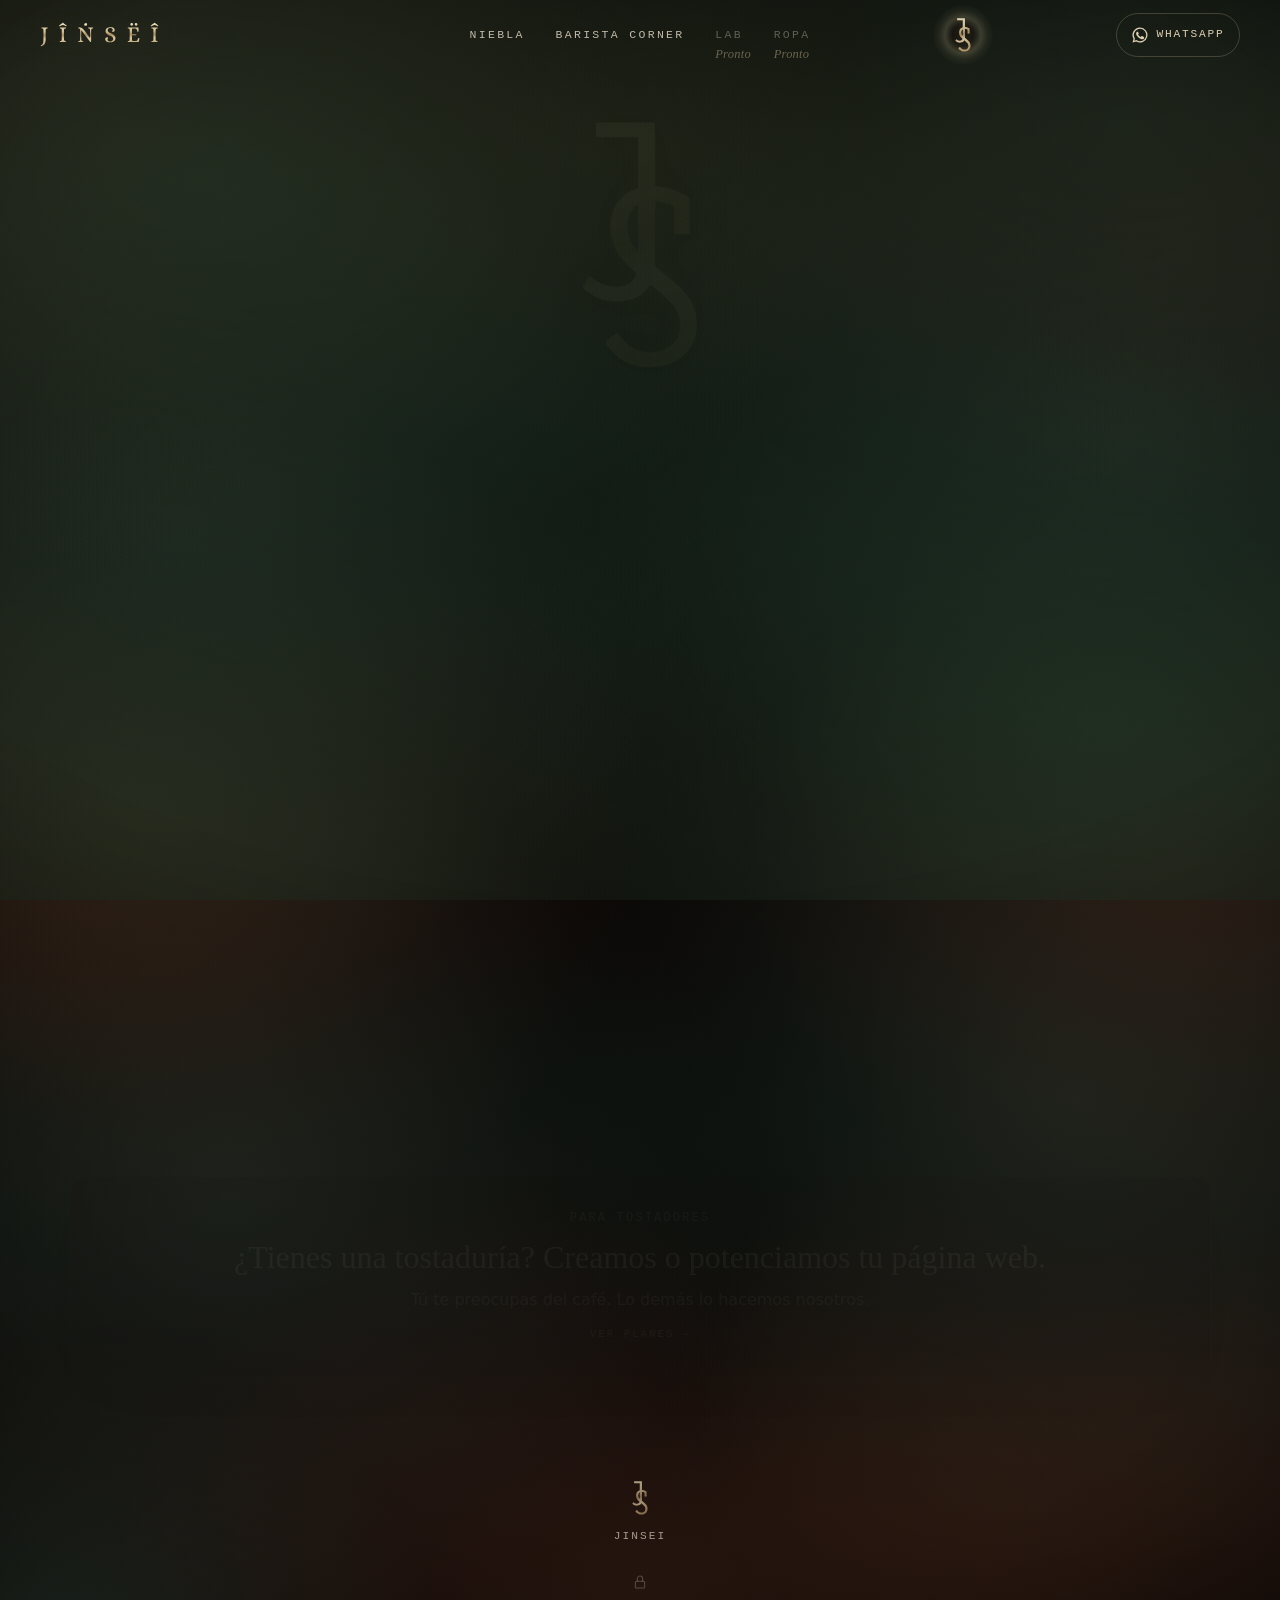
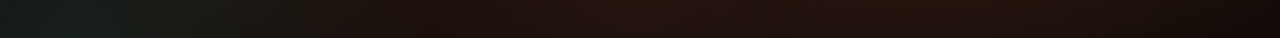
<file: index.html>
<!doctype html>
<html lang="es-CL">
<head>
  <meta charset="utf-8">
  <meta http-equiv="Content-Security-Policy" content="default-src 'self'; script-src 'self' 'sha256-qOhFsq0QMV2REqNwk5hGH5bZE9SkX6gt6yeyKdYPv+U='; style-src 'self' https://fonts.googleapis.com; font-src 'self' https://fonts.gstatic.com; img-src 'self' data:; connect-src 'self'; manifest-src 'self'; base-uri 'self'; form-action 'self' https://wa.me https://api.whatsapp.com; object-src 'none'; upgrade-insecure-requests">
  <meta name="referrer" content="strict-origin-when-cross-origin">
  <meta name="viewport" content="width=device-width, initial-scale=1, viewport-fit=cover">
  <title>JINSEI</title>
  <meta name="description" content="JINSEI: coffee, comfort food &amp; lifestyle. Niebla, Barista Corner, Lab y Ropa.">
  <meta name="theme-color" content="#080605">
  <link rel="icon" href="assets/jinsei-icon.svg?v=3" type="image/svg+xml">
  <link rel="icon" href="assets/favicon-32.png?v=3" type="image/png" sizes="32x32">
  <link rel="apple-touch-icon" href="assets/apple-touch-icon.png?v=3" sizes="180x180">
  <link rel="canonical" href="https://jinseixjj.cl/">

  <meta property="og:type" content="website">
  <meta property="og:locale" content="es_CL">
  <meta property="og:site_name" content="JINSEI">
  <meta property="og:title" content="JINSEI">
  <meta property="og:description" content="Coffee, Comfort Food &amp; Lifestyle">
  <meta property="og:url" content="https://jinseixjj.cl/">
  <meta name="twitter:card" content="summary">

  <link rel="preconnect" href="https://fonts.googleapis.com">
  <link rel="preconnect" href="https://fonts.gstatic.com" crossorigin>
  <link href="https://fonts.googleapis.com/css2?family=Cinzel:wght@400;500;600;700&family=Cormorant+Garamond:ital,wght@0,400;0,500;1,400;1,500&family=Inter:wght@300;400;500;600&family=IBM+Plex+Mono:wght@400;500&display=swap" rel="stylesheet">
  <!-- Tokens y piezas comunes (fondo, tint, nav, menú, botones) desde la página raíz; lo propio en inicio.css (prefijo hb-) -->
  <link rel="stylesheet" href="styles.css?v=20261015">
  <link rel="stylesheet" href="hub.css?v=20261026">
  <script src="legacy-hash.js"></script>
  <!-- CSP: este script en línea está permitido por su hash sha256 (si se edita, actualizar el hash en la meta CSP) -->
  <script>document.documentElement.classList.add("js")</script>
</head>
<body class="hb">
  <a class="skip" href="#ramas">Saltar a las ramas</a>

  <div class="atmos" aria-hidden="true"></div>
  <div class="tint" aria-hidden="true"><i></i><i></i><i></i><i></i><i></i></div>

  <header class="nav" id="nav">
    <!-- Marca: wordmark JÎṄSËÎ, logo estático (sin enlace) -->
    <span class="nav__brand">
      <img class="brand__logo" src="assets/jinsei-wordmark-sand.svg" alt="JINSEI" width="432" height="91" decoding="async">
    </span>
    <nav class="nav__links" aria-label="Ramas JINSEI">
      <a href="niebla/">Niebla</a>
      <a href="barista-corner/">Barista Corner</a>
      <span class="nav__soon">Lab<small>Pronto</small></span>
      <span class="nav__soon">Ropa<small>Pronto</small></span>
    </nav>
    <div class="nav__actions">
      <!-- Botón maestro: monograma JS con halo de niebla = volver a la portada JINSEI -->
      <a href="./" class="nav__js" aria-label="Volver a la portada JINSEI" aria-current="page">
        <img src="assets/jinsei-js-sand.svg" alt="" width="103" height="215" decoding="async">
      </a>
      <a class="nav__wa js-wa"
         data-wa="Hola JINSEI, vengo desde la web."
         href="https://wa.me/56951774751"
         target="_blank" rel="noopener noreferrer"
         aria-label="Escribir por WhatsApp">
        <svg viewBox="0 0 24 24" width="18" height="18" aria-hidden="true"><path fill="currentColor" d="M12 2a10 10 0 0 0-8.6 15.1L2 22l5-1.3A10 10 0 1 0 12 2Zm0 18.2a8.2 8.2 0 0 1-4.2-1.2l-.3-.2-3 .8.8-2.9-.2-.3A8.2 8.2 0 1 1 12 20.2Zm4.5-6.1c-.2-.1-1.5-.7-1.7-.8-.2-.1-.4-.1-.6.1l-.8 1c-.1.2-.3.2-.5.1a6.7 6.7 0 0 1-3.3-2.9c-.3-.4.2-.4.7-1.3.1-.2 0-.3 0-.4l-.8-1.8c-.2-.5-.4-.4-.6-.4h-.5a1 1 0 0 0-.7.3 3 3 0 0 0-.9 2.2 5.2 5.2 0 0 0 1.1 2.8 11.9 11.9 0 0 0 4.6 4c1.7.7 2.3.8 3.2.7.5-.1 1.5-.6 1.7-1.2.2-.6.2-1.1.1-1.2l-.5-.2Z"/></svg>
        <span>WhatsApp</span>
      </a>
      <button class="nav__toggle" id="menu-toggle" type="button" aria-expanded="false" aria-controls="menu" aria-label="Abrir menú">
        <span class="nav__burger" aria-hidden="true"><i></i><i></i><i></i></span>
      </button>
    </div>
  </header>

  <div class="menu" id="menu" hidden>
    <div class="menu__backdrop" data-close-menu></div>
    <nav class="menu__panel" aria-label="Menú principal">
      <p class="menu__kicker">JINSEI</p>
      <ol class="menu__list">
        <li><a href="niebla/"><span class="menu__n">I</span><span class="menu__t">Niebla</span></a></li>
        <li><a href="barista-corner/"><span class="menu__n">II</span><span class="menu__t">Barista Corner</span></a></li>
        <li><a href="tostadores/"><span class="menu__n">·</span><span class="menu__t">Para tostadores</span></a></li>
        <li class="menu__soon"><span class="menu__item"><span class="menu__n">III</span><span class="menu__t">Lab<span class="menu__sub">Pronto</span></span></span></li>
        <li class="menu__soon"><span class="menu__item"><span class="menu__n">IV</span><span class="menu__t">Ropa<span class="menu__sub">Pronto</span></span></span></li>
      </ol>
    </nav>
  </div>

  <main>
    <!-- PORTADA: el monograma JS es el protagonista (quieto; solo aparece por opacidad) -->
    <section class="hb-hero">
      <div class="hb-hero__mark hb-fade">
        <img class="hb-hero__js" id="hb-js" src="assets/jinsei-js-sand.svg" alt="" width="824" height="1720" decoding="async" fetchpriority="high">
      </div>
      <h1 class="hb-hero__title hb-fade"><img class="hb-hero__word" src="assets/jinsei-wordmark-sand.svg" alt="JINSEI" width="3456" height="728" decoding="async"></h1>
      <p class="hb-hero__line hb-fade">Coffee, Comfort Food &amp; Lifestyle</p>
    </section>

    <!-- RAMAS: cuatro puertas -->
    <section id="ramas" class="hb-doors" aria-label="Ramas JINSEI">
      <ol class="hb-grid hb-fade">
        <li class="hb-door">
          <a class="card hb-door__card" href="niebla/">
            <span class="hb-door__n" aria-hidden="true">I</span>
            <span class="hb-door__plate"><img class="hb-door__img hb-door__img--niebla" src="assets/niebla/niebla-emblema.svg" alt="" width="2113" height="2212" loading="lazy" decoding="async"></span>
            <span class="hb-door__name">Colab</span>
            <span class="hb-door__sub">Niebla</span>
            <span class="hb-door__line">Cafés de especialidad en preventa.</span>
            <span class="hb-door__go">Entrar <span aria-hidden="true">→</span></span>
          </a>
        </li>
        <li class="hb-door">
          <a class="card hb-door__card" href="barista-corner/">
            <span class="hb-door__n" aria-hidden="true">II</span>
            <span class="hb-door__plate"><img class="hb-door__img hb-door__img--product" src="assets/barista/prestina-solo.webp" alt="" width="307" height="711" loading="lazy" decoding="async"></span>
            <span class="hb-door__name">Barista Corner</span>
            <span class="hb-door__line">Herramientas para tu café.</span>
            <span class="hb-door__go">Entrar <span aria-hidden="true">→</span></span>
          </a>
        </li>
        <li class="hb-door hb-door--soon">
          <div class="card hb-door__card">
            <span class="hb-door__n" aria-hidden="true">III</span>
            <span class="hb-door__plate"><img class="hb-door__img hb-door__img--mark" src="assets/jinsei-js-sand.svg" alt="" width="824" height="1720" loading="lazy" decoding="async"></span>
            <span class="hb-door__name">Lab</span>
            <span class="hb-door__line">Comfort Food.</span>
            <span class="hb-door__soon">Pronto</span>
          </div>
        </li>
        <li class="hb-door hb-door--soon">
          <div class="card hb-door__card">
            <span class="hb-door__n" aria-hidden="true">IV</span>
            <span class="hb-door__plate"><img class="hb-door__img hb-door__img--mark" src="assets/jinsei-js-sand.svg" alt="" width="824" height="1720" loading="lazy" decoding="async"></span>
            <span class="hb-door__name">Ropa</span>
            <span class="hb-door__line">Línea de ropa.</span>
            <span class="hb-door__soon">Pronto</span>
          </div>
        </li>
      </ol>
    </section>

    <!-- SERVICIO: invitación a tostadores -->
    <section class="hb-serv hb-fade" aria-label="Servicio web para tostadores">
      <a class="card hb-serv__card" href="tostadores/">
        <span class="hb-serv__kicker">Para tostadores</span>
        <span class="hb-serv__title">¿Tienes una tostaduría? Creamos o potenciamos tu página web.</span>
        <span class="hb-serv__line">Tú te preocupas del café. Lo demás lo hacemos nosotros.</span>
        <span class="hb-door__go">Ver planes <span aria-hidden="true">→</span></span>
      </a>
    </section>
  </main>

  <footer class="footer hb-footer">
    <img class="hb-footer__mark" src="assets/jinsei-js-sand.svg" alt="" width="103" height="215" loading="lazy" decoding="async">
    <p>JINSEI</p>
    <a class="hb-footer__panel" href="https://panel.jinseixjj.cl" title="Panel privado" aria-label="Panel privado" rel="nofollow">
      <svg viewBox="0 0 24 24" width="16" height="16" aria-hidden="true" fill="none" stroke="currentColor" stroke-width="1.6" stroke-linecap="round" stroke-linejoin="round"><rect x="5" y="11" width="14" height="10" rx="2"/><path d="M8 11V7a4 4 0 0 1 8 0v4"/></svg>
    </a>
  </footer>

  <script src="hub.js" defer></script>
</body>
</html>
</file>
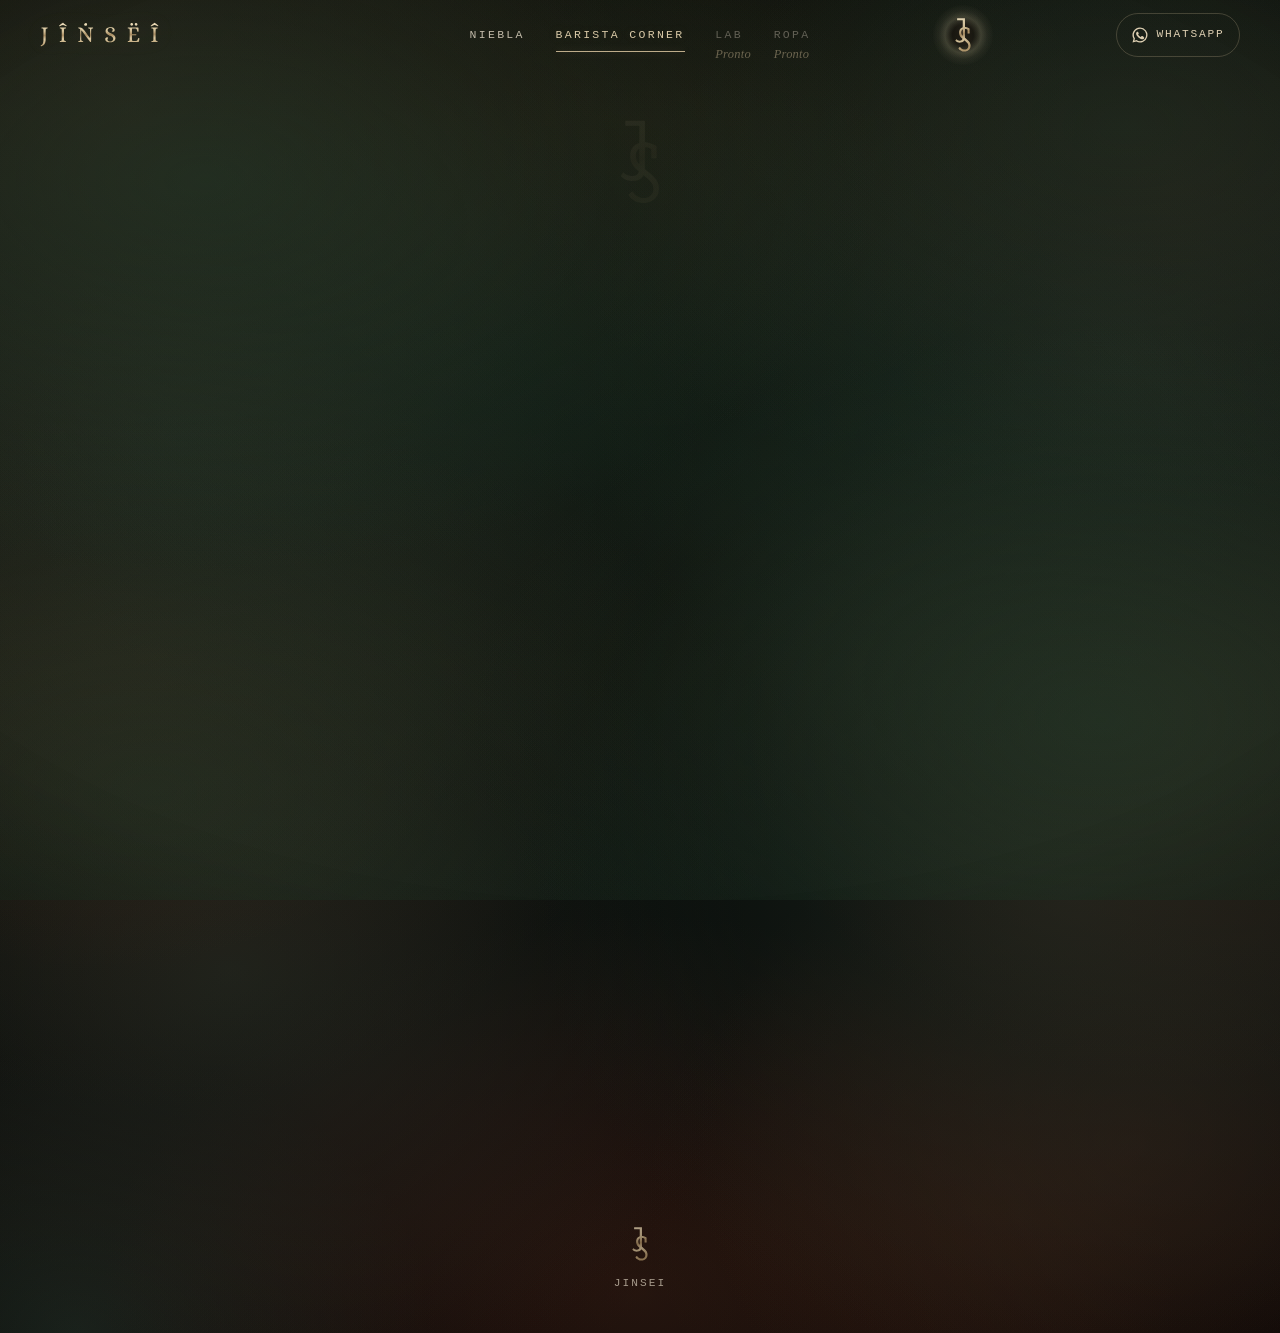
<file: barista-corner/index.html>
<!doctype html>
<html lang="es-CL">
<head>
  <meta charset="utf-8">
  <meta http-equiv="Content-Security-Policy" content="default-src 'self'; script-src 'self' 'sha256-qOhFsq0QMV2REqNwk5hGH5bZE9SkX6gt6yeyKdYPv+U='; style-src 'self' https://fonts.googleapis.com; font-src 'self' https://fonts.gstatic.com; img-src 'self' data:; connect-src 'self'; manifest-src 'self'; base-uri 'self'; form-action 'self' https://wa.me https://api.whatsapp.com; object-src 'none'; upgrade-insecure-requests">
  <meta name="referrer" content="strict-origin-when-cross-origin">
  <meta name="viewport" content="width=device-width, initial-scale=1, viewport-fit=cover">
  <title>Barista Corner — JINSEI</title>
  <meta name="description" content="Barista Corner de JINSEI: herramientas para tu café de cada día. Primera: Prestina.">
  <meta name="theme-color" content="#080605">
  <link rel="icon" href="../assets/jinsei-icon.svg?v=3" type="image/svg+xml">
  <link rel="icon" href="../assets/favicon-32.png?v=3" type="image/png" sizes="32x32">
  <link rel="apple-touch-icon" href="../assets/apple-touch-icon.png?v=3" sizes="180x180">
  <link rel="canonical" href="https://jinseixjj.cl/barista-corner/">

  <meta property="og:type" content="website">
  <meta property="og:locale" content="es_CL">
  <meta property="og:site_name" content="JINSEI">
  <meta property="og:title" content="Barista Corner — JINSEI">
  <meta property="og:description" content="Herramientas para tu café de cada día, elegidas por JINSEI.">
  <meta property="og:url" content="https://jinseixjj.cl/barista-corner/">
  <meta name="twitter:card" content="summary">

  <link rel="preconnect" href="https://fonts.googleapis.com">
  <link rel="preconnect" href="https://fonts.gstatic.com" crossorigin>
  <link href="https://fonts.googleapis.com/css2?family=Cinzel:wght@400;500;600;700&family=Cormorant+Garamond:ital,wght@0,400;0,500;1,400;1,500&family=Inter:wght@300;400;500;600&family=IBM+Plex+Mono:wght@400;500&display=swap" rel="stylesheet">
  <!-- Tokens y piezas comunes (fondo, tint, nav, menú, botones) desde la página raíz; lo propio en barista.css -->
  <link rel="stylesheet" href="../styles.css">
  <link rel="stylesheet" href="barista.css">
  <!-- CSP: este script en línea está permitido por su hash sha256 (si se edita, actualizar el hash en la meta CSP) -->
  <script>document.documentElement.classList.add("js")</script>
</head>
<body class="bc">
  <a class="skip" href="#productos">Saltar a los productos</a>

  <div class="atmos" aria-hidden="true"></div>
  <div class="tint" aria-hidden="true"><i></i><i></i><i></i><i></i><i></i></div>

  <header class="nav" id="nav">
    <!-- Marca: wordmark JÎṄSËÎ, logo estático (sin enlace) -->
    <span class="nav__brand">
      <img class="brand__logo" src="../assets/jinsei-wordmark-sand.svg" alt="JINSEI" width="432" height="91" decoding="async">
    </span>
    <nav class="nav__links" aria-label="Ramas JINSEI">
      <a href="../niebla/">Niebla</a>
      <a href="./" class="is-active" aria-current="page">Barista Corner</a>
      <span class="nav__soon">Lab<small>Pronto</small></span>
      <span class="nav__soon">Ropa<small>Pronto</small></span>
    </nav>
    <div class="nav__actions">
      <!-- Botón maestro: monograma JS con halo de niebla = volver a la portada JINSEI -->
      <a href="../" class="nav__js" aria-label="Volver a la portada JINSEI">
        <img src="../assets/jinsei-js-sand.svg" alt="" width="103" height="215" decoding="async">
      </a>
      <a class="nav__wa js-wa"
         data-wa="Hola JINSEI, vengo desde Barista Corner."
         href="https://wa.me/56951774751"
         target="_blank" rel="noopener noreferrer"
         aria-label="Escribir por WhatsApp">
        <svg viewBox="0 0 24 24" width="18" height="18" aria-hidden="true"><path fill="currentColor" d="M12 2a10 10 0 0 0-8.6 15.1L2 22l5-1.3A10 10 0 1 0 12 2Zm0 18.2a8.2 8.2 0 0 1-4.2-1.2l-.3-.2-3 .8.8-2.9-.2-.3A8.2 8.2 0 1 1 12 20.2Zm4.5-6.1c-.2-.1-1.5-.7-1.7-.8-.2-.1-.4-.1-.6.1l-.8 1c-.1.2-.3.2-.5.1a6.7 6.7 0 0 1-3.3-2.9c-.3-.4.2-.4.7-1.3.1-.2 0-.3 0-.4l-.8-1.8c-.2-.5-.4-.4-.6-.4h-.5a1 1 0 0 0-.7.3 3 3 0 0 0-.9 2.2 5.2 5.2 0 0 0 1.1 2.8 11.9 11.9 0 0 0 4.6 4c1.7.7 2.3.8 3.2.7.5-.1 1.5-.6 1.7-1.2.2-.6.2-1.1.1-1.2l-.5-.2Z"/></svg>
        <span>WhatsApp</span>
      </a>
      <button class="nav__toggle" id="menu-toggle" type="button" aria-expanded="false" aria-controls="menu" aria-label="Abrir menú">
        <span class="nav__burger" aria-hidden="true"><i></i><i></i><i></i></span>
      </button>
    </div>
  </header>

  <div class="menu" id="menu" hidden>
    <div class="menu__backdrop" data-close-menu></div>
    <nav class="menu__panel" aria-label="Menú principal">
      <p class="menu__kicker">JINSEI</p>
      <ol class="menu__list">
        <li><a href="../niebla/"><span class="menu__n">I</span><span class="menu__t">Niebla</span></a></li>
        <li><a href="./" class="is-active" aria-current="page"><span class="menu__n">II</span><span class="menu__t">Barista Corner</span></a></li>
        <li><a href="../tostadores/"><span class="menu__n">·</span><span class="menu__t">Para tostadores</span></a></li>
        <li class="menu__soon"><span class="menu__item"><span class="menu__n">III</span><span class="menu__t">Lab<span class="menu__sub">Pronto</span></span></span></li>
        <li class="menu__soon"><span class="menu__item"><span class="menu__n">IV</span><span class="menu__t">Ropa<span class="menu__sub">Pronto</span></span></span></li>
      </ol>
    </nav>
  </div>

  <main>
    <section class="bc-hero">
      <img class="bc-hero__mark bc-fade" src="../assets/jinsei-js-sand.svg" alt="" width="103" height="215" decoding="async">
      <h1 class="bc-hero__title bc-fade">Barista Corner</h1>
      <p class="bc-hero__sub bc-fade">Herramientas para tu café de cada día, elegidas por JINSEI.</p>
    </section>

    <section id="productos" class="bc-shop" aria-label="Productos">
      <div class="bc-wrap">
        <!-- Se llena desde PRODUCTS en barista.js (agregar un producto = agregar una entrada) -->
        <ul class="bc-grid bc-fade" id="bc-grid"></ul>
        <noscript>
          <p class="bc-noscript"><a href="../prestina/">Ver Prestina →</a> · <a href="../timemore-black-mirror-dot/">Ver Black Mirror Dot →</a></p>
        </noscript>
        <p class="bc-more bc-fade">Más herramientas, pronto.</p>
      </div>
    </section>
  </main>

  <footer class="footer bc-footer">
    <img class="bc-footer__mark" src="../assets/jinsei-js-sand.svg" alt="" width="103" height="215" loading="lazy" decoding="async">
    <p>JINSEI</p>
  </footer>

  <script src="barista.js" defer></script>
</body>
</html>
</file>
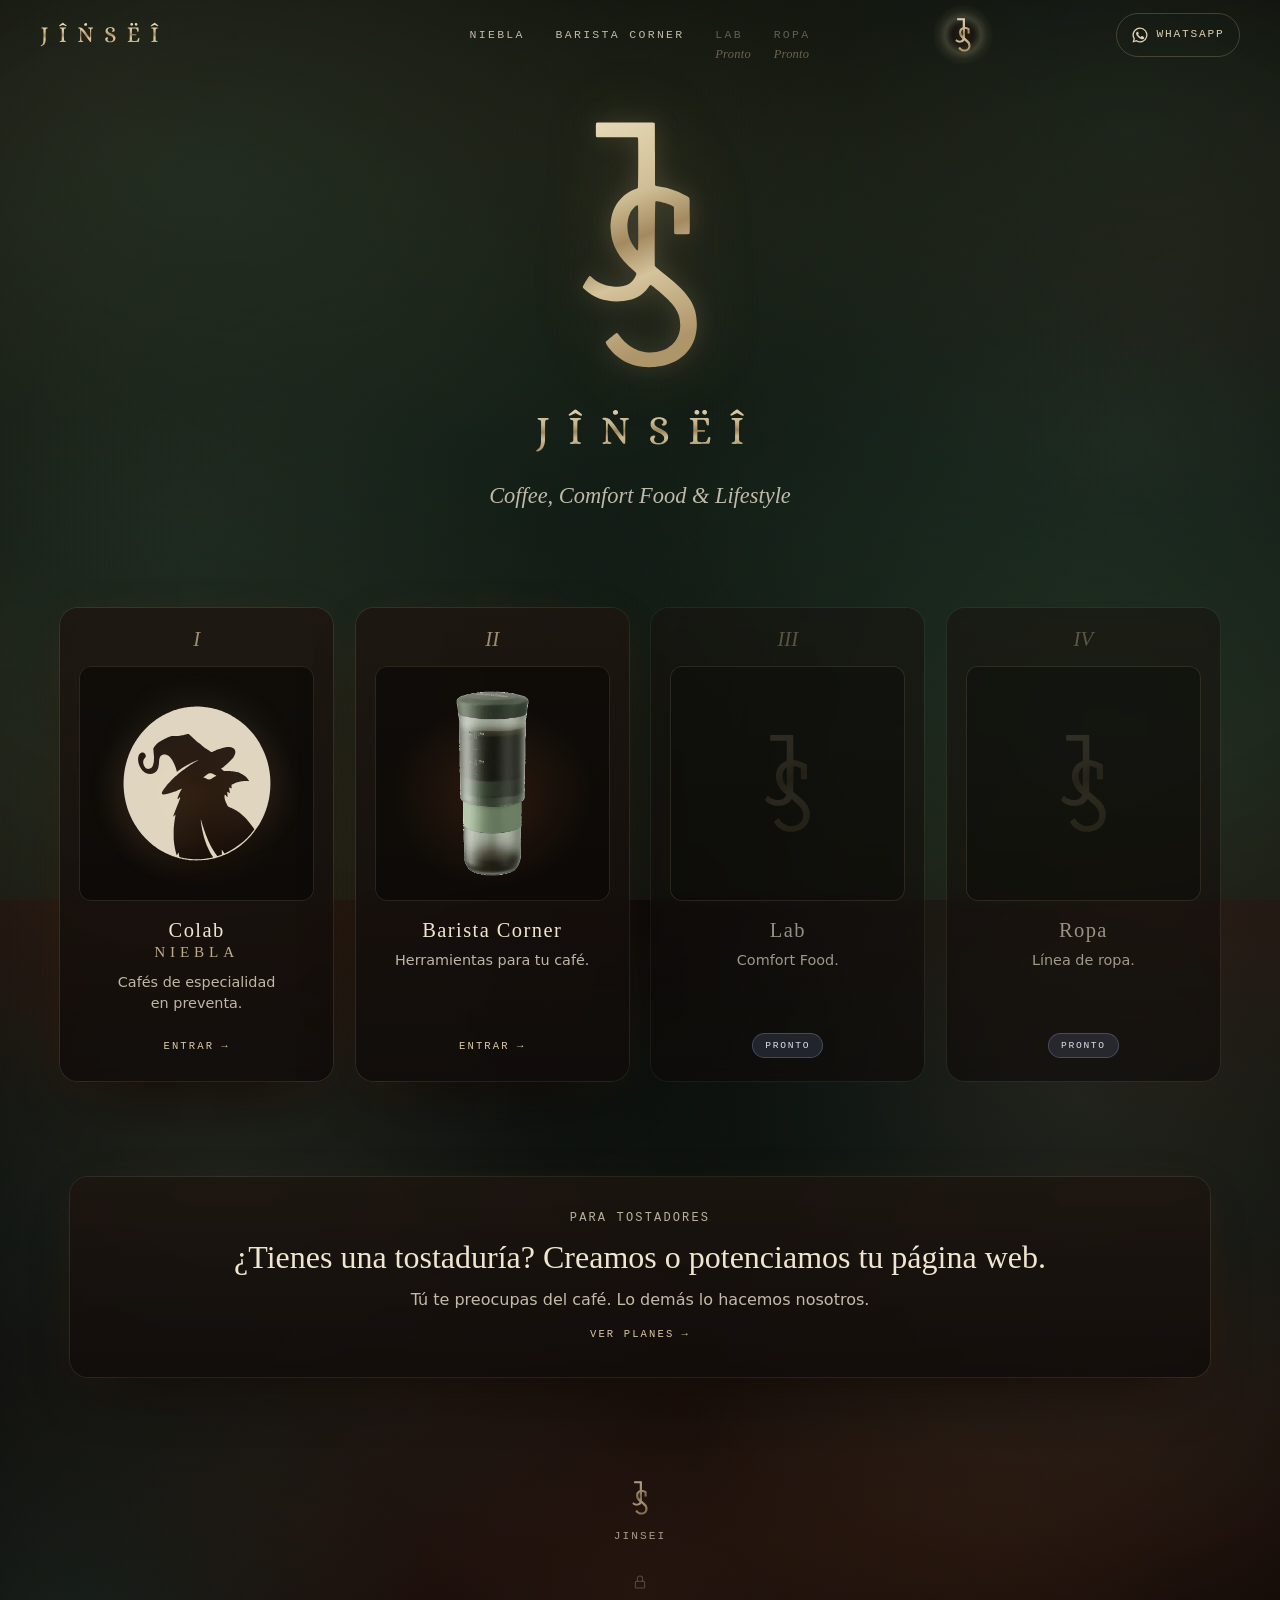
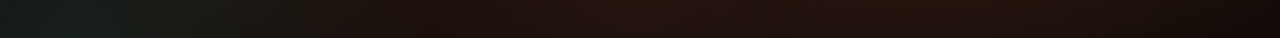
<file: inicio/index.html>
<!doctype html>
<html lang="es">
<head>
  <meta charset="utf-8">
  <meta http-equiv="Content-Security-Policy" content="default-src 'self'; script-src 'self'; base-uri 'self'; object-src 'none'">
  <meta http-equiv="refresh" content="0; url=../">
  <meta name="robots" content="noindex">
  <link rel="canonical" href="https://jinseixjj.cl/">
  <title>JINSEI</title>
  <script src="redirect.js"></script>
</head>
<body>
  <p>La portada JINSEI se mudó. <a href="../">Ir a JINSEI →</a></p>
</body>
</html>
</file>
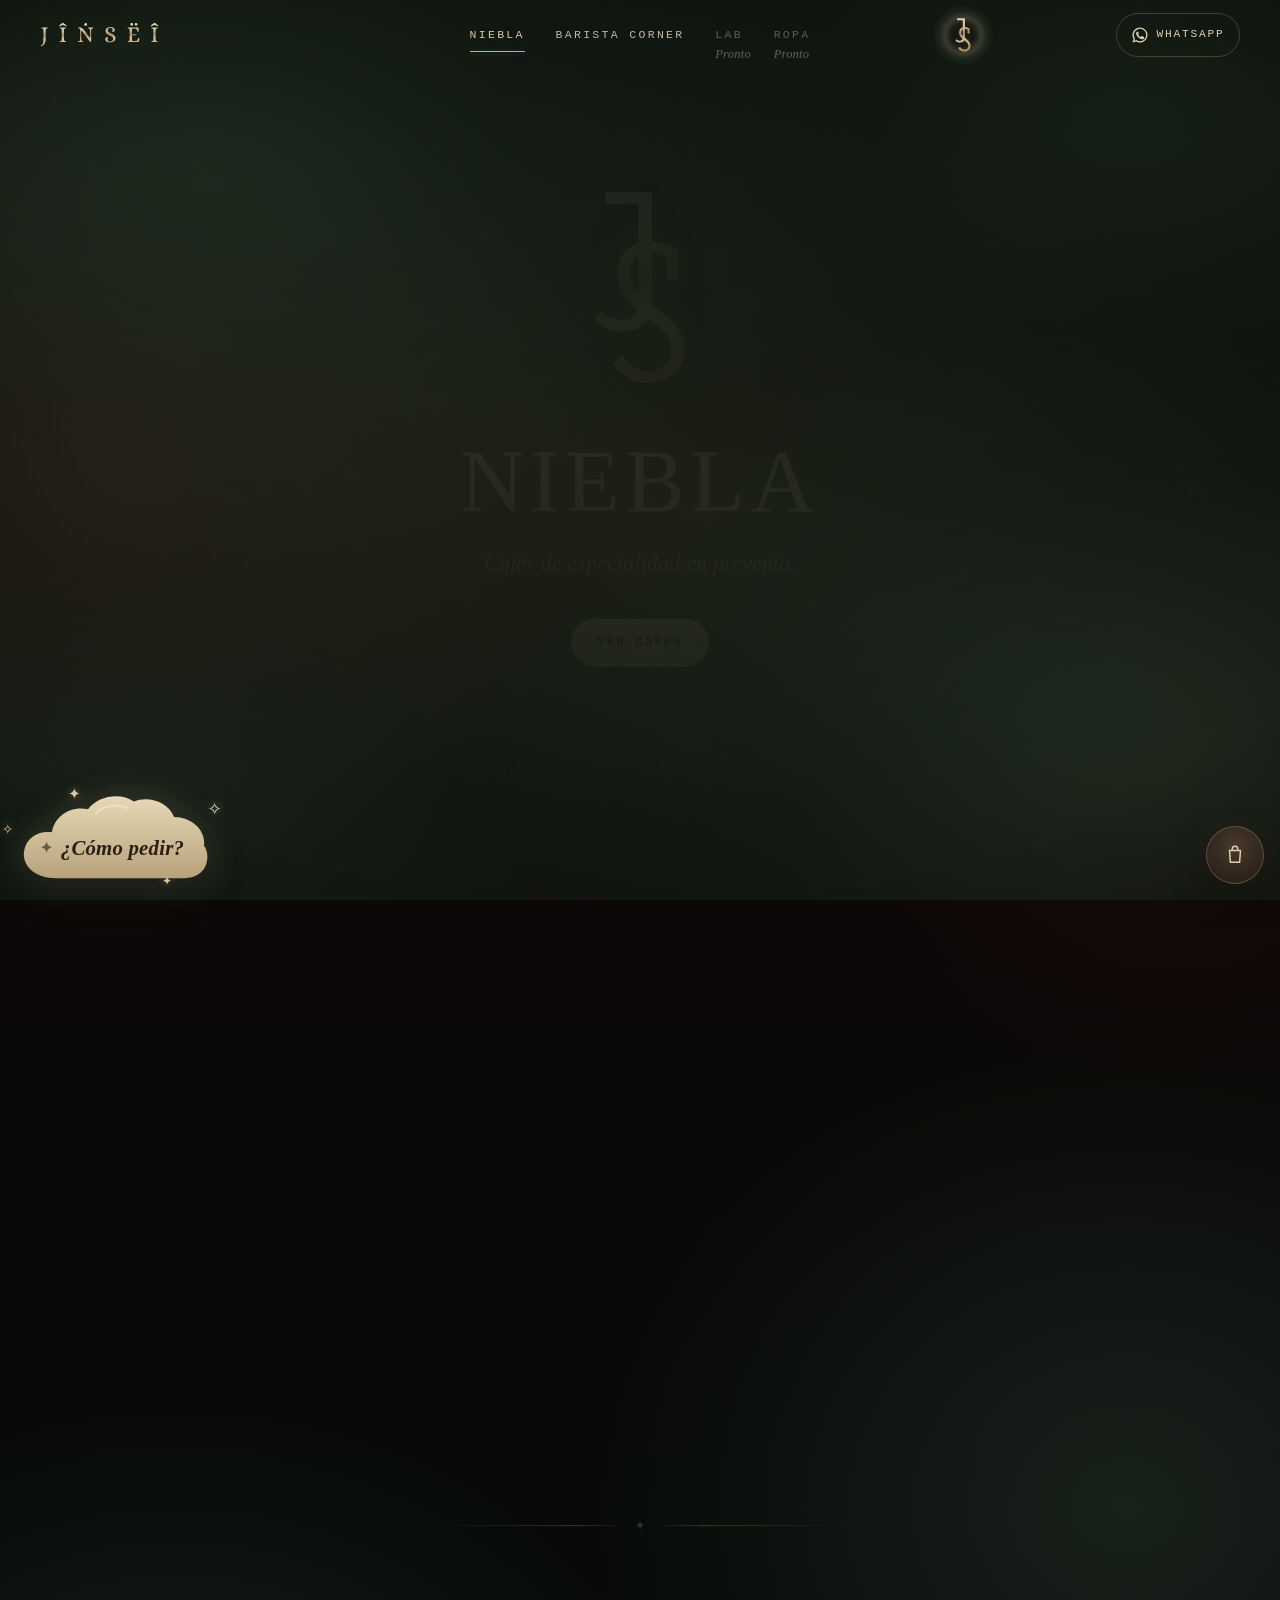
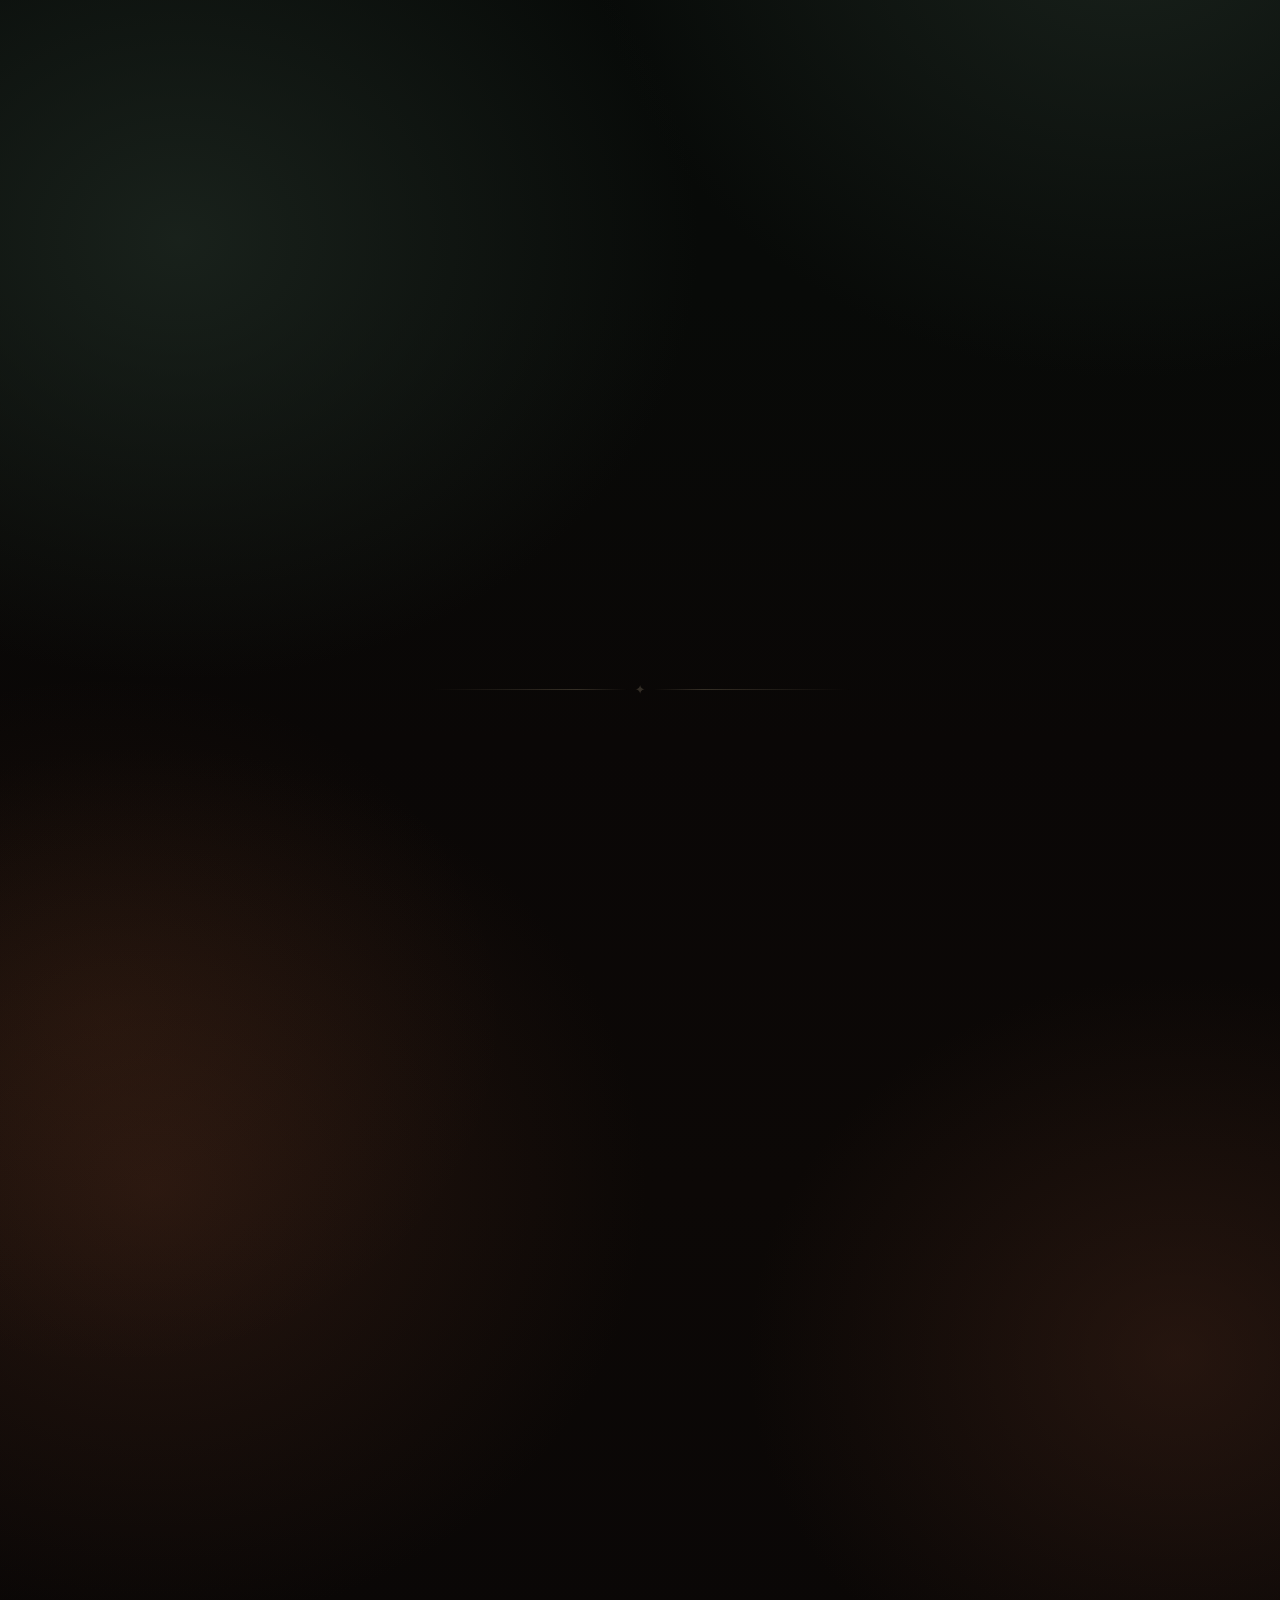
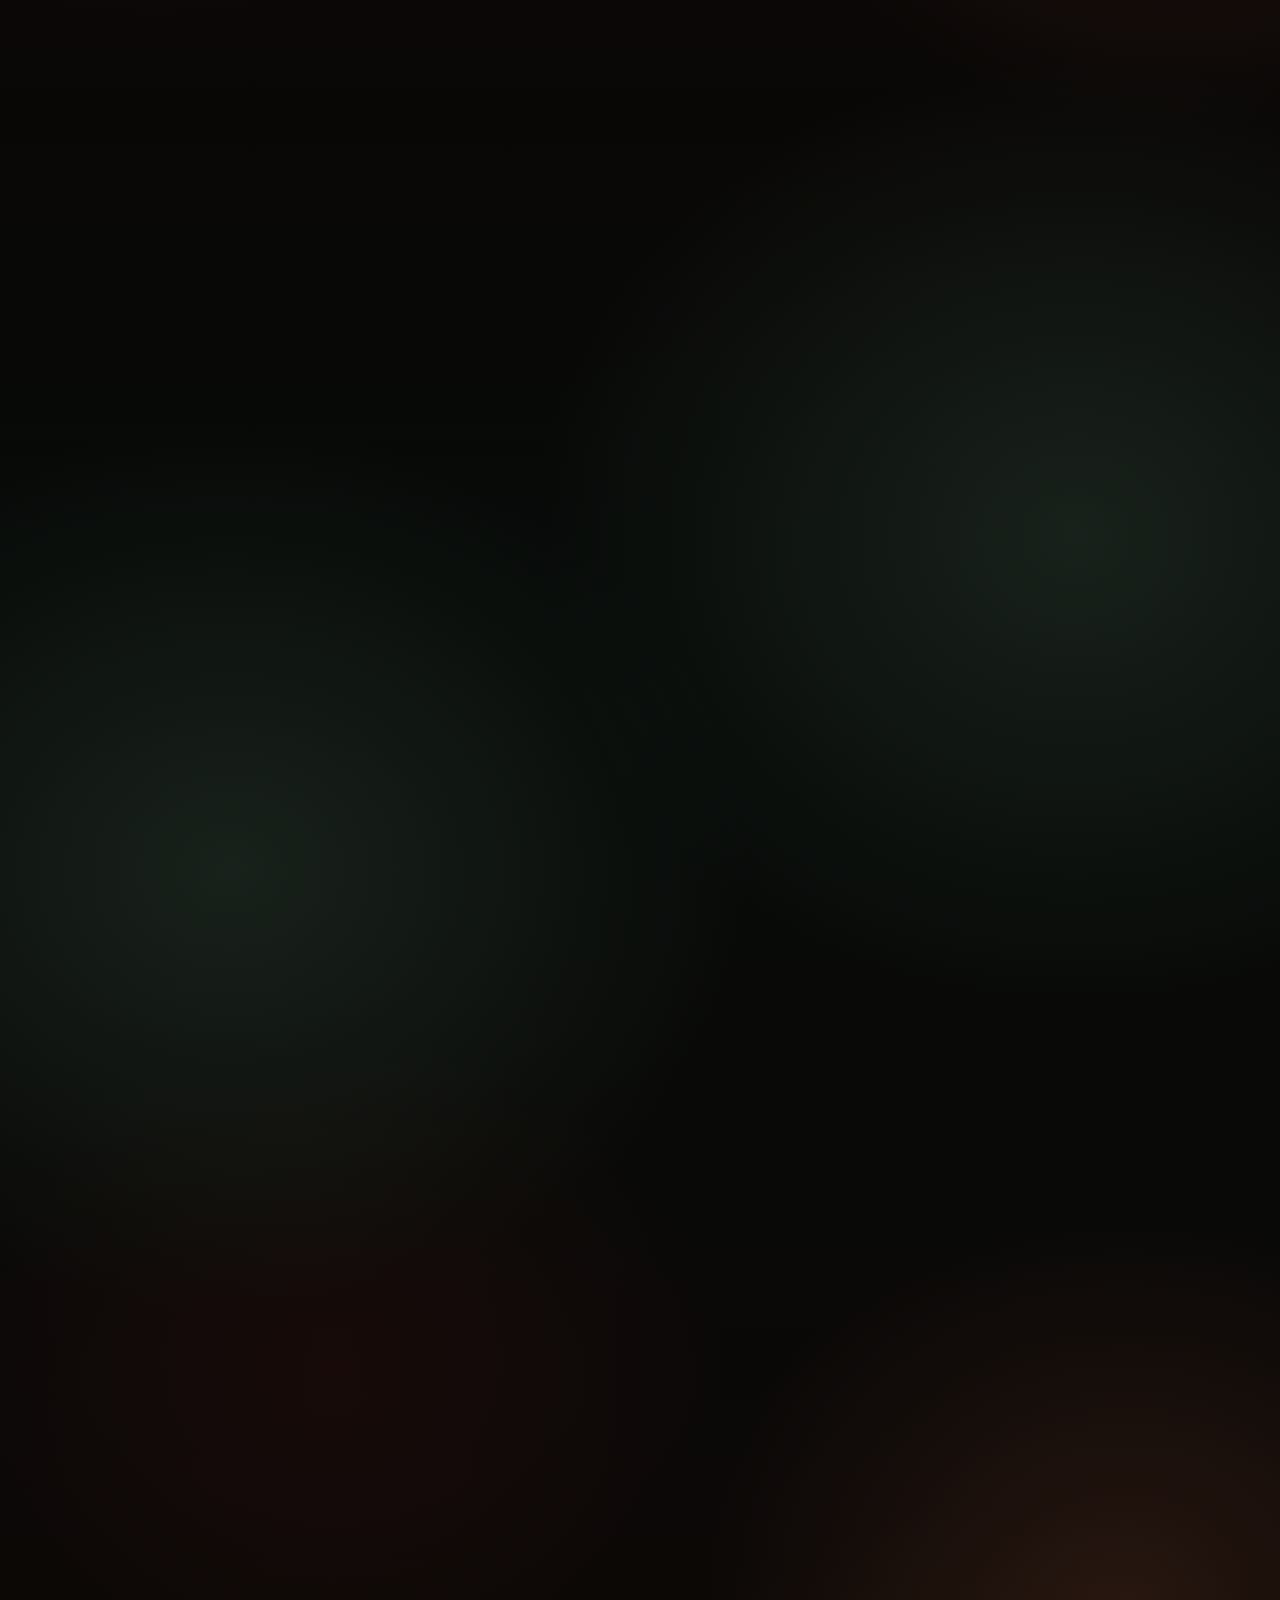
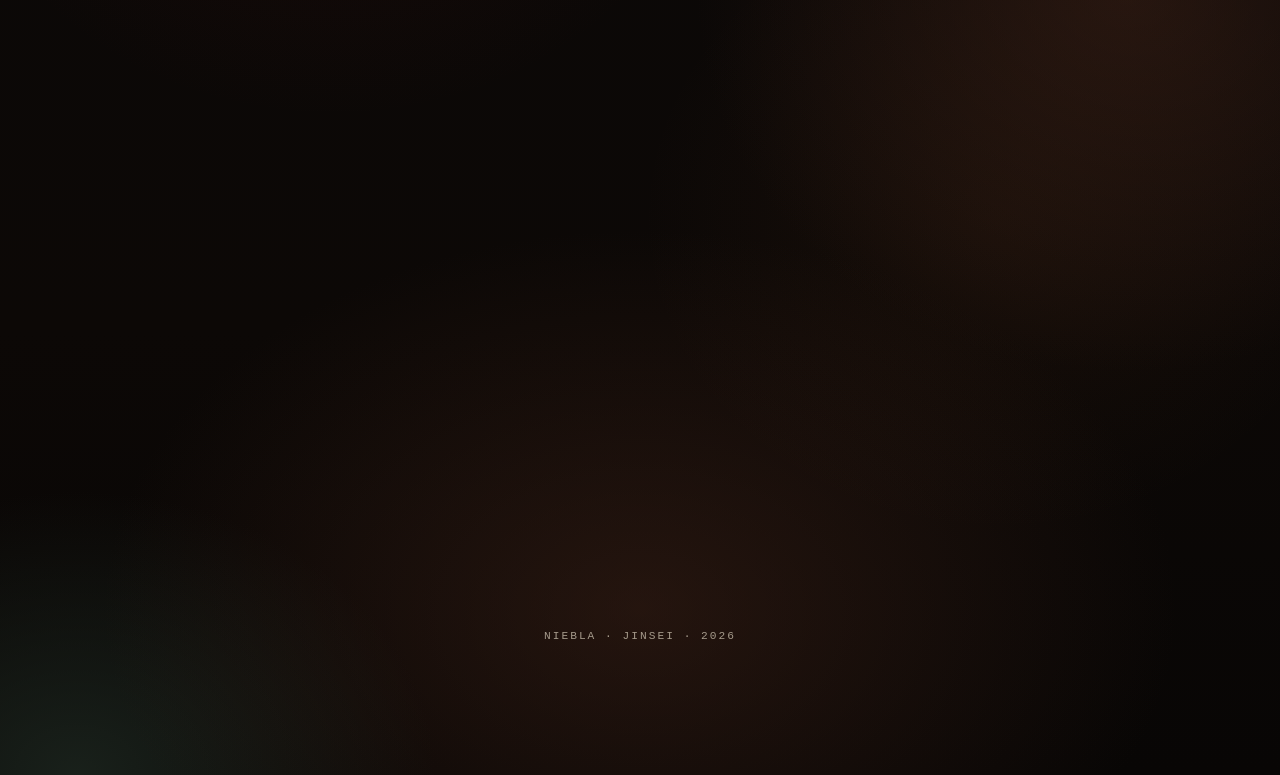
<file: niebla/index.html>
<!doctype html>
<html lang="es-CL">
<head>
  <meta charset="utf-8">
  <meta http-equiv="Content-Security-Policy" content="default-src 'self'; script-src 'self' 'sha256-qOhFsq0QMV2REqNwk5hGH5bZE9SkX6gt6yeyKdYPv+U='; style-src 'self' https://fonts.googleapis.com; font-src 'self' https://fonts.gstatic.com; img-src 'self' data: https://nieblacoffee.cl; connect-src 'self' https://docs.google.com https://*.googleusercontent.com; manifest-src 'self'; base-uri 'self'; form-action 'self' https://wa.me https://api.whatsapp.com; object-src 'none'; upgrade-insecure-requests">
  <meta name="referrer" content="strict-origin-when-cross-origin">
  <meta name="viewport" content="width=device-width, initial-scale=1, viewport-fit=cover">
  <title>Niebla · JINSEI — Preventa de cafés</title>
  <meta name="description" content="Niebla: preventa de cafés de especialidad Niebla (Espantapájaros, Vampiros, Los Duendes y más). Pide por WhatsApp.">
  <meta name="theme-color" content="#080605">
  <link rel="icon" href="../assets/jinsei-icon.svg?v=3" type="image/svg+xml">
  <link rel="icon" href="../assets/favicon-32.png?v=3" type="image/png" sizes="32x32">
  <link rel="apple-touch-icon" href="../assets/apple-touch-icon.png?v=3" sizes="180x180">
  <link rel="canonical" href="https://jinseixjj.cl/niebla/">

  <meta property="og:type" content="website">
  <meta property="og:locale" content="es_CL">
  <meta property="og:site_name" content="JINSEI">
  <meta property="og:title" content="Niebla · JINSEI — Preventa de cafés">
  <meta property="og:description" content="JINSEI colab con Niebla: Espantapájaros, Vampiros, Los Duendes y Los Tres Brujos. Pide por WhatsApp.">
  <meta property="og:url" content="https://jinseixjj.cl/niebla/">
  <meta property="og:image" content="https://jinseixjj.cl/assets/og-niebla.jpg">
  <meta name="twitter:card" content="summary_large_image">

  <link rel="preconnect" href="https://fonts.googleapis.com">
  <link rel="preconnect" href="https://fonts.gstatic.com" crossorigin>
  <link href="https://fonts.googleapis.com/css2?family=Cinzel:wght@400;500;600;700&family=Cormorant+Garamond:ital,wght@0,400;0,500;1,400;1,500&family=Inter:wght@300;400;500;600&family=IBM+Plex+Mono:wght@400;500&display=swap" rel="stylesheet">
  <link rel="stylesheet" href="../styles.css?v=20261021a">
  <!-- CSP: este script en línea está permitido por su hash sha256 (si se edita, actualizar el hash en la meta CSP) -->
  <script>document.documentElement.classList.add("js")</script>
</head>
<body>
  <a class="skip" href="#cafe">Saltar al café disponible</a>

  <div class="atmos" aria-hidden="true"></div>
  <div class="tint" aria-hidden="true"><i></i><i></i><i></i><i></i><i></i></div>

  <header class="nav" id="nav">
    <!-- Marca: wordmark JÎṄSËÎ, logo estático (sin enlace) -->
    <span class="nav__brand" id="brand">
      <img class="brand__logo" src="../assets/jinsei-wordmark-sand.svg" alt="JINSEI" width="432" height="91" decoding="async">
    </span>
    <nav class="nav__links" aria-label="Ramas JINSEI">
      <a href="#top" class="is-active" aria-current="page">Niebla</a>
      <a href="../barista-corner/">Barista Corner</a>
      <span class="nav__soon">Lab<small>Pronto</small></span>
      <span class="nav__soon">Ropa<small>Pronto</small></span>
    </nav>
    <div class="nav__actions">
      <!-- Botón maestro: monograma JS con halo de niebla = volver a la portada JINSEI -->
      <a href="../" class="nav__js" aria-label="Volver a la portada JINSEI">
        <img src="../assets/jinsei-js-sand.svg" alt="" width="103" height="215" decoding="async">
      </a>
      <a class="nav__wa js-wa"
         data-wa="Hola JINSEI, vengo desde la preventa web y tengo una consulta."
         href="https://wa.me/56951774751"
         target="_blank" rel="noopener noreferrer"
         aria-label="Escribir por WhatsApp">
        <svg viewBox="0 0 24 24" width="18" height="18" aria-hidden="true"><path fill="currentColor" d="M12 2a10 10 0 0 0-8.6 15.1L2 22l5-1.3A10 10 0 1 0 12 2Zm0 18.2a8.2 8.2 0 0 1-4.2-1.2l-.3-.2-3 .8.8-2.9-.2-.3A8.2 8.2 0 1 1 12 20.2Zm4.5-6.1c-.2-.1-1.5-.7-1.7-.8-.2-.1-.4-.1-.6.1l-.8 1c-.1.2-.3.2-.5.1a6.7 6.7 0 0 1-3.3-2.9c-.3-.4.2-.4.7-1.3.1-.2 0-.3 0-.4l-.8-1.8c-.2-.5-.4-.4-.6-.4h-.5a1 1 0 0 0-.7.3 3 3 0 0 0-.9 2.2 5.2 5.2 0 0 0 1.1 2.8 11.9 11.9 0 0 0 4.6 4c1.7.7 2.3.8 3.2.7.5-.1 1.5-.6 1.7-1.2.2-.6.2-1.1.1-1.2l-.5-.2Z"/></svg>
        <span>WhatsApp</span>
      </a>
      <button class="nav__toggle" id="menu-toggle" type="button" aria-expanded="false" aria-controls="menu" aria-label="Abrir menú">
        <span class="nav__burger" aria-hidden="true"><i></i><i></i><i></i></span>
      </button>
    </div>
  </header>

  <div class="menu" id="menu" hidden>
    <div class="menu__backdrop" data-close-menu></div>
    <nav class="menu__panel" aria-label="Menú principal">
      <p class="menu__kicker">JINSEI</p>
      <ol class="menu__list">
        <li><a href="#top" class="is-active" aria-current="page"><span class="menu__n">I</span><span class="menu__t">Niebla</span></a></li>
        <li><a href="../barista-corner/"><span class="menu__n">II</span><span class="menu__t">Barista Corner</span></a></li>
        <li><a href="../tostadores/"><span class="menu__n">·</span><span class="menu__t">Para tostadores</span></a></li>
        <li class="menu__soon"><span class="menu__item"><span class="menu__n">III</span><span class="menu__t">Lab<span class="menu__sub">Pronto</span></span></span></li>
        <li class="menu__soon"><span class="menu__item"><span class="menu__n">IV</span><span class="menu__t">Ropa<span class="menu__sub">Pronto</span></span></span></li>
      </ol>
    </nav>
  </div>

  <main>
    <!-- PORTADA -->
    <section id="portada" class="hero">
      <div class="hero__inner">
        <!-- Emblema: monograma JS de JINSEI -->
        <span class="hero__mark reveal reveal--fade"><img class="hero__emblem hero__emblem--js" src="../assets/jinsei-js-sand.svg" alt="" width="103" height="215" decoding="async" fetchpriority="high"></span>
        <h1 class="hero__title reveal"><em>Niebla</em></h1>
        <p class="hero__tagline reveal">Cafés de especialidad en preventa.</p>
        <div class="hero__cta reveal">
          <a href="#cafe" class="btn btn--primary">Ver cafés</a>
        </div>
      </div>
    </section>

    <!-- COLAB -->
    <section id="colab" class="section colab">
      <div class="wrap">
        <header class="section__head section__head--center reveal">
          <p class="kicker">JINSEI colab</p>
          <h2>Buenos cafés, sin ensayo y error</h2>
          <p class="section__sub">Acercamos a quienes aman el café a tostadurías de alta calidad que están comenzando su aventura.</p>
        </header>
        <ul class="colab__grid reveal">
          <li class="card colab__card"><span class="pillar__n">i</span><h3>Tostadurías que empiezan</h3><p>Proyectos de alta calidad que están creciendo.</p></li>
          <li class="card colab__card"><span class="pillar__n">ii</span><h3>Sin ensayo y error</h3><p>Sin scroll eterno de reviews ni rumores: te ayudamos a encontrar buenos cafés.</p></li>
          <li class="card colab__card"><span class="pillar__n">iii</span><h3>Un punto de encuentro</h3><p>Para quienes buscan probar cafés nuevos y buenos.</p></li>
        </ul>
        <p class="colab__foot reveal">Niebla es nuestra primera colab. <em>Cada colab, una tostaduría nueva.</em></p>
      </div>
    </section>

    <!-- CONOCE A TU TOSTADOR -->
    <section id="tostador" class="section">
      <div class="wrap">
        <header class="section__head section__head--center reveal">
          <img class="emblem emblem--book" src="../assets/emblema-libro.webp" alt="" width="360" height="337" loading="lazy" decoding="async">
          <p class="kicker">Niebla · Machalí</p>
          <h2>Conoce a tu tostador</h2>
        </header>
        <div class="card roast-intro reveal">
          <div class="roast-intro__main">
            <p class="learn__tag">Niebla, tostaduría mágica</p>
            <p>Un mundo de brujos y brujas en Machalí que tuesta en lotes pequeños y envía a todo Chile.</p>
            <p class="learn__tag roast-intro__tag2">Omniroast</p>
            <p>Un solo perfil por origen, para filtrado y espresso: sin sobredesarrollar el café, para dejar hablar al origen.</p>
            <ul class="omni__uses" aria-label="Sirve para"><li>Filtrado</li><li>Espresso</li></ul>
          </div>
          <div class="roast-intro__side">
            <p class="learn__tag">Fecha de tostado</p>
            <p>Cada bolsa la lleva. Su mejor momento: entre 5 y 30 días desde el tueste.</p>
            <p class="roast-intro__ig"><a href="https://www.instagram.com/niebla_coffee/" target="_blank" rel="noopener noreferrer">@niebla_coffee</a></p>
          </div>
        </div>
      </div>
    </section>

    <!-- CAFÉ DISPONIBLE -->
    <section id="cafe" class="section shop">
      <div class="wrap">
        <header class="section__head section__head--center reveal">
          <p class="kicker">Café disponible</p>
          <h2>Preventa</h2>
          <p class="section__note">Precios de preventa.</p>
        </header>

        <div class="products">
          <article class="card product reveal" data-id="espantapajaros">
            <div class="product__media product__media--label">
              <img src="../assets/labels/espantapajaros.webp" alt="Etiqueta Espantapájaros" width="480" height="576" loading="lazy" decoding="async">
              <div class="product__badges">
                <span class="badge" data-role="stock">Preventa</span>
              </div>
            </div>
            <div class="product__body">
              <p class="product__origin">Colombia · Tolima</p>
              <h3 class="product__name">Espantapájaros</h3>
              <dl class="product__meta">
                <div><dt>Proceso</dt><dd>Lavado</dd></div>
                <div><dt>Altura</dt><dd>1600–1800 msnm</dd></div>
                <div><dt>Variedad</dt><dd>Caturra Colombia</dd></div>
              </dl>
              <ul class="notes" aria-label="Notas de sabor">
                <li>pomelo dulce</li>
                <li>caramelo</li>
              </ul>
              <p class="product__desc">Guía: más sabor y acidez limpia.</p>
              <div class="product__buy" data-buy="espantapajaros"></div>
            </div>
          </article>

          <article class="card product reveal" data-id="espantapajaros-gabriela">
            <div class="product__media product__media--label">
              <img src="../assets/labels/espantapajaros-gabriela.webp" alt="Etiqueta Espantapájaros Gabriela" width="480" height="576" loading="lazy" decoding="async">
              <div class="product__badges">
                <span class="badge" data-role="stock">Preventa</span>
              </div>
            </div>
            <div class="product__body">
              <p class="product__origin">Colombia</p>
              <h3 class="product__name">Espantapájaros Gabriela</h3>
              <dl class="product__meta">
                <div><dt>Proceso</dt><dd>Lavado</dd></div>
                <div><dt>Altura</dt><dd>1600 msnm</dd></div>
                <div><dt>Variedad</dt><dd>Caturra, Castillo</dd></div>
              </dl>
              <ul class="notes" aria-label="Notas de sabor">
                <li>mandarina</li>
                <li>panela</li>
                <li>frutos secos</li>
              </ul>
              <div class="product__buy" data-buy="espantapajaros-gabriela"></div>
            </div>
          </article>

          <article class="card product reveal" data-id="espantapajaros-huila">
            <div class="product__media product__media--label">
              <img src="../assets/labels/espantapajaros.webp" alt="Etiqueta Espantapájaros Huila" width="480" height="576" loading="lazy" decoding="async">
              <div class="product__badges">
                <span class="badge" data-role="stock">Preventa</span>
              </div>
            </div>
            <div class="product__body">
              <p class="product__origin">Colombia · Huila</p>
              <h3 class="product__name">Espantapájaros Huila</h3>
              <dl class="product__meta">
                <div><dt>Proceso</dt><dd>Lavado</dd></div>
                <div><dt>Altura</dt><dd>1500–1800 msnm</dd></div>
                <div><dt>Variedad</dt><dd>Caturra, Castillo, Colombia</dd></div>
              </dl>
              <ul class="notes" aria-label="Notas de sabor">
                <li>damasco</li>
                <li>caramelo</li>
                <li>eucalipto</li>
              </ul>
              <div class="product__buy" data-buy="espantapajaros-huila"></div>
            </div>
          </article>

          <article class="card product reveal" data-id="vampiros">
            <div class="product__media product__media--label">
              <img src="../assets/labels/vampiros.webp" alt="Etiqueta Vampiros" width="480" height="576" loading="lazy" decoding="async">
              <div class="product__badges">
                <span class="badge" data-role="stock">Preventa</span>
              </div>
            </div>
            <div class="product__body">
              <p class="product__origin">Brasil · Furnas</p>
              <h3 class="product__name">Vampiros</h3>
              <dl class="product__meta">
                <div><dt>Proceso</dt><dd>Natural</dd></div>
                <div><dt>Altura</dt><dd>1350 msnm</dd></div>
                <div><dt>Variedad</dt><dd>Catuaí Amarillo</dd></div>
              </dl>
              <ul class="notes" aria-label="Notas de sabor">
                <li>cacao</li>
                <li>miel</li>
                <li>avellana</li>
              </ul>
              <p class="product__desc">Guía: suave y redondo, café de todos los días.</p>
              <div class="product__buy" data-buy="vampiros"></div>
            </div>
          </article>

          <article class="card product reveal" data-id="los-duendes">
            <div class="product__media product__media--label">
              <img src="../assets/labels/los-duendes.webp" alt="Etiqueta Los Duendes" width="480" height="576" loading="lazy" decoding="async">
              <div class="product__badges">
                <span class="badge" data-role="stock">Preventa</span>
              </div>
            </div>
            <div class="product__body">
              <p class="product__origin">Honduras · El Paraíso</p>
              <h3 class="product__name">Los Duendes</h3>
              <dl class="product__meta">
                <div><dt>Proceso</dt><dd>Lavado</dd></div>
                <div><dt>Altura</dt><dd>1400 msnm</dd></div>
                <div><dt>Variedad</dt><dd>Parainema</dd></div>
              </dl>
              <ul class="notes" aria-label="Notas de sabor">
                <li>panela</li>
                <li>naranja</li>
                <li>piña madura</li>
              </ul>
              <div class="product__buy" data-buy="los-duendes"></div>
            </div>
          </article>

          <article class="card product reveal" data-id="los-tres-brujos">
            <div class="product__media product__media--label">
              <img src="../assets/labels/los-tres-brujos.webp" alt="Etiqueta Los Tres Brujos" width="480" height="576" loading="lazy" decoding="async">
              <div class="product__badges">
                <span class="badge" data-role="stock">Preventa</span>
              </div>
            </div>
            <div class="product__body">
              <p class="product__origin">Colombia</p>
              <h3 class="product__name">Los Tres Brujos</h3>
              <dl class="product__meta">
                <div><dt>Proceso</dt><dd>Natural</dd></div>
                <div><dt>Altura</dt><dd>1950 msnm</dd></div>
                <div><dt>Variedad</dt><dd>Caturra</dd></div>
              </dl>
              <ul class="notes" aria-label="Notas de sabor">
                <li>toffee</li>
                <li>berries</li>
                <li>maracuyá</li>
                <li>anís</li>
                <li>clavo de olor</li>
              </ul>
              <div class="product__buy" data-buy="los-tres-brujos"></div>
            </div>
          </article>


          <article class="card product reveal" data-id="jinete-sin-cabeza">
            <div class="product__media product__media--label">
              <img src="../assets/labels/jinete-sin-cabeza.webp" alt="Etiqueta El Jinete sin Cabeza" width="480" height="576" loading="lazy" decoding="async">
              <div class="product__badges">
                <span class="badge" data-role="stock">Preventa</span>
              </div>
            </div>
            <div class="product__body">
              <p class="product__origin">Colombia · La Esmeralda</p>
              <h3 class="product__name">El Jinete sin Cabeza</h3>
              <dl class="product__meta">
                <div><dt>Proceso</dt><dd>Honey</dd></div>
                <div><dt>Altura</dt><dd>1700 msnm</dd></div>
                <div><dt>Variedad</dt><dd>Geisha</dd></div>
              </dl>
              <ul class="notes" aria-label="Notas de sabor">
                <li>jazmín</li>
                <li>piña</li>
                <li>naranja dulce</li>
              </ul>
              <p class="product__desc">Geisha Honey cítrico jugoso</p>
              <div class="product__buy" data-buy="jinete-sin-cabeza"></div>
            </div>
          </article>

          <article class="card product reveal" data-id="drip-coffee">
            <div class="product__media product__media--label">
              <img src="../assets/labels/drip-coffee.webp" alt="Drip Coffee JINSEI" width="1160" height="1700" loading="lazy" decoding="async">
              <div class="product__badges">
                <span class="badge" data-role="stock">Preventa</span>
              </div>
            </div>
            <div class="product__body">
              <p class="product__origin">Recomendación del Brujo</p>
              <h3 class="product__name">Drip Coffee</h3>
              <p class="product__desc">Dosis de café de especialidad para ser disfrutado en cualquier momento y lugar.</p>
              <div class="product__buy" data-buy="drip-coffee"></div>
            </div>
          </article>
        </div>

        <p class="shop__note reveal">Sin pago en línea: envías tu pedido por WhatsApp y coordinamos. Pagas con tarjeta de crédito vía Mercado Pago (link de pago) o por transferencia, con descuento por transferencia.</p>
      </div>
    </section>
  </main>

  <footer class="footer">
    <p>Niebla · JINSEI · <span id="year">2026</span></p>
  </footer>

  <!-- Cómo pedir: nube flotante (abajo a la izquierda) -->
  <div class="howto" id="howto">
    <div class="howto__pop" id="howto-pop" role="dialog" aria-labelledby="howto-title" hidden>
      <span class="howto__morph" aria-hidden="true"></span>
      <button class="howto__close" id="howto-close" type="button" aria-label="Cerrar">×</button>
      <p class="howto__title" id="howto-title">Cómo pedir</p>
      <ol class="howto__steps">
        <li><svg class="howto__ico" viewBox="0 0 24 24" aria-hidden="true" focusable="false"><g transform="rotate(32 12 12)" fill="none" stroke="currentColor" stroke-width="1.6" stroke-linecap="round"><ellipse cx="12" cy="12" rx="6.2" ry="8.8"/><path d="M12 3.4c-2.6 3 2.6 6.2 0 8.6s2.6 5.6 0 8.6"/></g></svg><span>Elige tu café</span></li>
        <li><svg class="howto__ico" viewBox="0 0 24 24" aria-hidden="true" focusable="false"><g fill="none" stroke="currentColor" stroke-width="1.6" stroke-linecap="round" stroke-linejoin="round"><path d="M6 8h12l-1 12H7L6 8Zm3 0V6.5a3 3 0 0 1 6 0V8"/><path d="M12 11.5v5M9.5 14h5"/></g></svg><span>Agrégalo al pedido</span></li>
        <li><svg class="howto__ico" viewBox="0 0 24 24" aria-hidden="true" focusable="false"><path fill="currentColor" d="M12 2a10 10 0 0 0-8.6 15.1L2 22l5-1.3A10 10 0 1 0 12 2Zm0 18.2a8.2 8.2 0 0 1-4.2-1.2l-.3-.2-3 .8.8-2.9-.2-.3A8.2 8.2 0 1 1 12 20.2Zm4.5-6.1c-.2-.1-1.5-.7-1.7-.8-.2-.1-.4-.1-.6.1l-.8 1c-.1.2-.3.2-.5.1a6.7 6.7 0 0 1-3.3-2.9c-.3-.4.2-.4.7-1.3.1-.2 0-.3 0-.4l-.8-1.8c-.2-.5-.4-.4-.6-.4h-.5a1 1 0 0 0-.7.3 3 3 0 0 0-.9 2.2 5.2 5.2 0 0 0 1.1 2.8 11.9 11.9 0 0 0 4.6 4c1.7.7 2.3.8 3.2.7.5-.1 1.5-.6 1.7-1.2.2-.6.2-1.1.1-1.2l-.5-.2Z"/></svg><span>Envíalo por WhatsApp para reservar</span><a class="howto__go" href="#cafe" data-close-howto>Ver cafés <span aria-hidden="true">→</span></a></li>
      </ol>
      <p class="howto__note">Entrega la semana siguiente a tu pedido.</p>
    </div>
    <span class="howto__hint" id="howto-hint" aria-hidden="true">¿Primera vez? <strong>Toca aquí</strong></span>
    <button class="howto__fab" id="howto-open" type="button" aria-expanded="false" aria-controls="howto-pop">
      <span class="howto__body">
        <span class="howto__ring" aria-hidden="true"><svg viewBox="0 0 200 100" preserveAspectRatio="none" focusable="false"><path d="M44 92C24 92 10 80 12 64C14 50 26 42 40 44C42 28 58 16 76 20C86 6 108 2 122 12C136 6 156 12 162 28C180 28 194 42 192 58C198 66 196 82 186 88C180 92 172 92 166 92Z"/></svg></span>
        <span class="howto__cloud" aria-hidden="true"><svg viewBox="0 0 200 100" preserveAspectRatio="none" focusable="false"><defs><linearGradient id="howto-sand" x1="0" y1="0" x2="0" y2="1"><stop offset="0" stop-color="#e6d8b8"/><stop offset=".55" stop-color="#cdbb96"/><stop offset="1" stop-color="#b6a27c"/></linearGradient></defs><path d="M44 92C24 92 10 80 12 64C14 50 26 42 40 44C42 28 58 16 76 20C86 6 108 2 122 12C136 6 156 12 162 28C180 28 194 42 192 58C198 66 196 82 186 88C180 92 172 92 166 92Z" fill="url(#howto-sand)"/><path d="M84 24C92 16 106 14 116 19" fill="none" stroke="#f6eedb" stroke-opacity=".5" stroke-width="2.2" stroke-linecap="round"/></svg></span>
        <span class="howto__spark howto__spark--a" aria-hidden="true">✦</span>
        <span class="howto__spark howto__spark--b" aria-hidden="true">✧</span>
        <span class="howto__spark howto__spark--c" aria-hidden="true">✦</span>
        <span class="howto__spark howto__spark--d" aria-hidden="true">✧</span>
        <span class="howto__label"><span class="howto__star" aria-hidden="true">✦</span> <span class="howto__txt">¿Cómo pedir?</span></span>
      </span>
    </button>
  </div>

  <!-- Pedido (carrito → WhatsApp, sin pago) -->
  <button class="cart-fab" id="cart-open" type="button" aria-controls="cart" aria-expanded="false" aria-label="Abrir pedido">
    <svg viewBox="0 0 24 24" width="22" height="22" aria-hidden="true"><path fill="none" stroke="currentColor" stroke-width="1.6" stroke-linecap="round" stroke-linejoin="round" d="M6 7h12l-1 13H7L6 7Zm3 0V5.5a3 3 0 0 1 6 0V7"/></svg>
    <span class="cart-fab__count" id="cart-count" hidden>0</span>
  </button>

  <div class="cart-layer">
  <div class="cart-backdrop" id="cart-backdrop" hidden></div>
  <aside class="cart" id="cart" role="dialog" aria-modal="true" aria-labelledby="cart-title" aria-hidden="true">
    <header class="cart__head">
      <h2 id="cart-title">Tu pedido</h2>
      <button class="cart__close" id="cart-close" type="button" aria-label="Cerrar pedido">×</button>
    </header>
    <div class="cart__body">
      <ul class="cart__items" id="cart-items"></ul>
      <p class="cart__empty" id="cart-empty">Tu pedido está vacío.<br><a href="#cafe" data-close-cart>Ver cafés disponibles</a></p>
    </div>
    <footer class="cart__foot" id="cart-foot">
      <div class="cart__total"><span>Total</span><strong id="cart-total">$0</strong></div>
      <div class="cart__total"><span>Por transferencia</span><strong id="cart-total-transfer">$0</strong></div>
      <label class="field">
        <span>Tu nombre (opcional)</span>
        <input type="text" id="cart-name" autocomplete="name" placeholder="Ej: Ana">
      </label>
      <a class="btn btn--primary btn--block" id="cart-send" href="https://wa.me/56951774751" target="_blank" rel="noopener noreferrer">Enviar pedido por WhatsApp</a>
      <p class="cart__hint">No se cobra nada aquí. Coordinamos reserva, pago y entrega por WhatsApp. Pagas con tarjeta de crédito vía Mercado Pago (link de pago) o por transferencia, con descuento por transferencia.</p>
    </footer>
  </aside>
  </div>

  <div class="toast" id="toast" role="status" aria-live="polite"></div>

  <script src="../app.js?v=20261110a" defer></script>
</body>
</html>
</file>
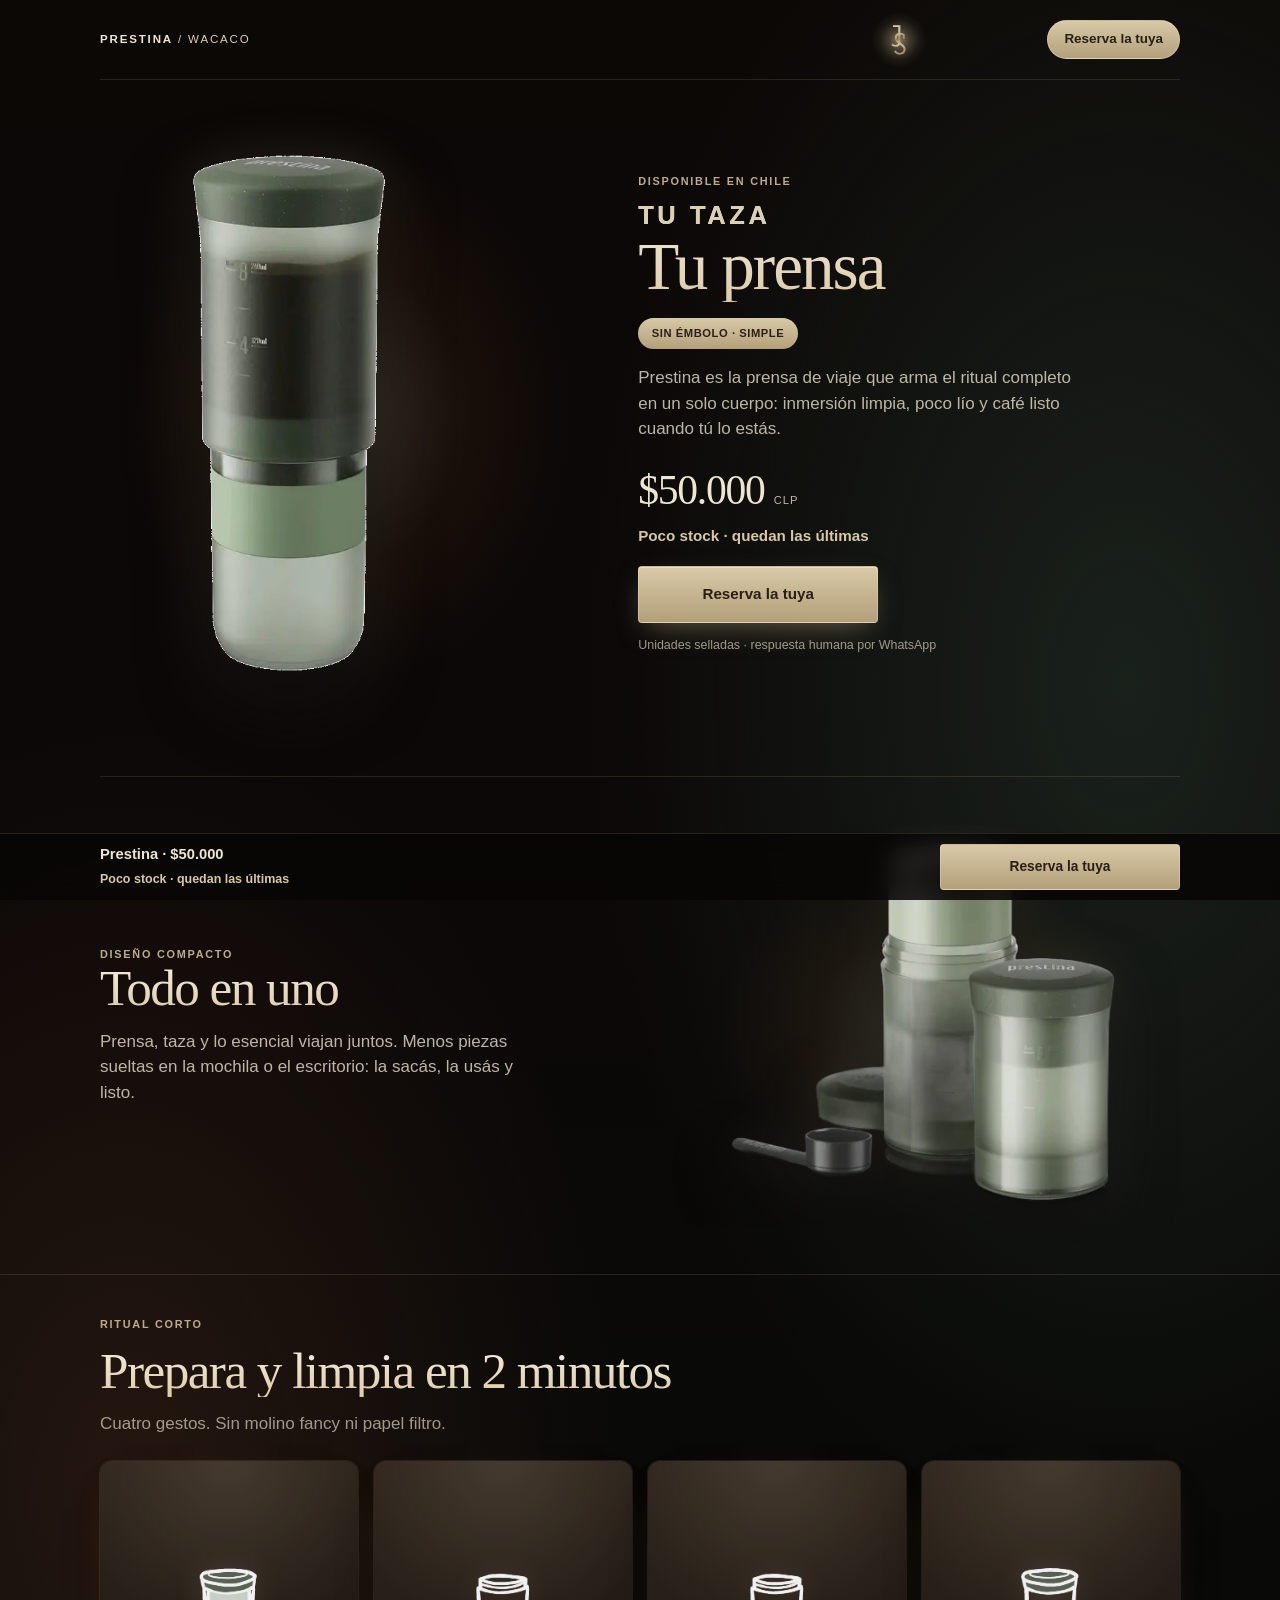
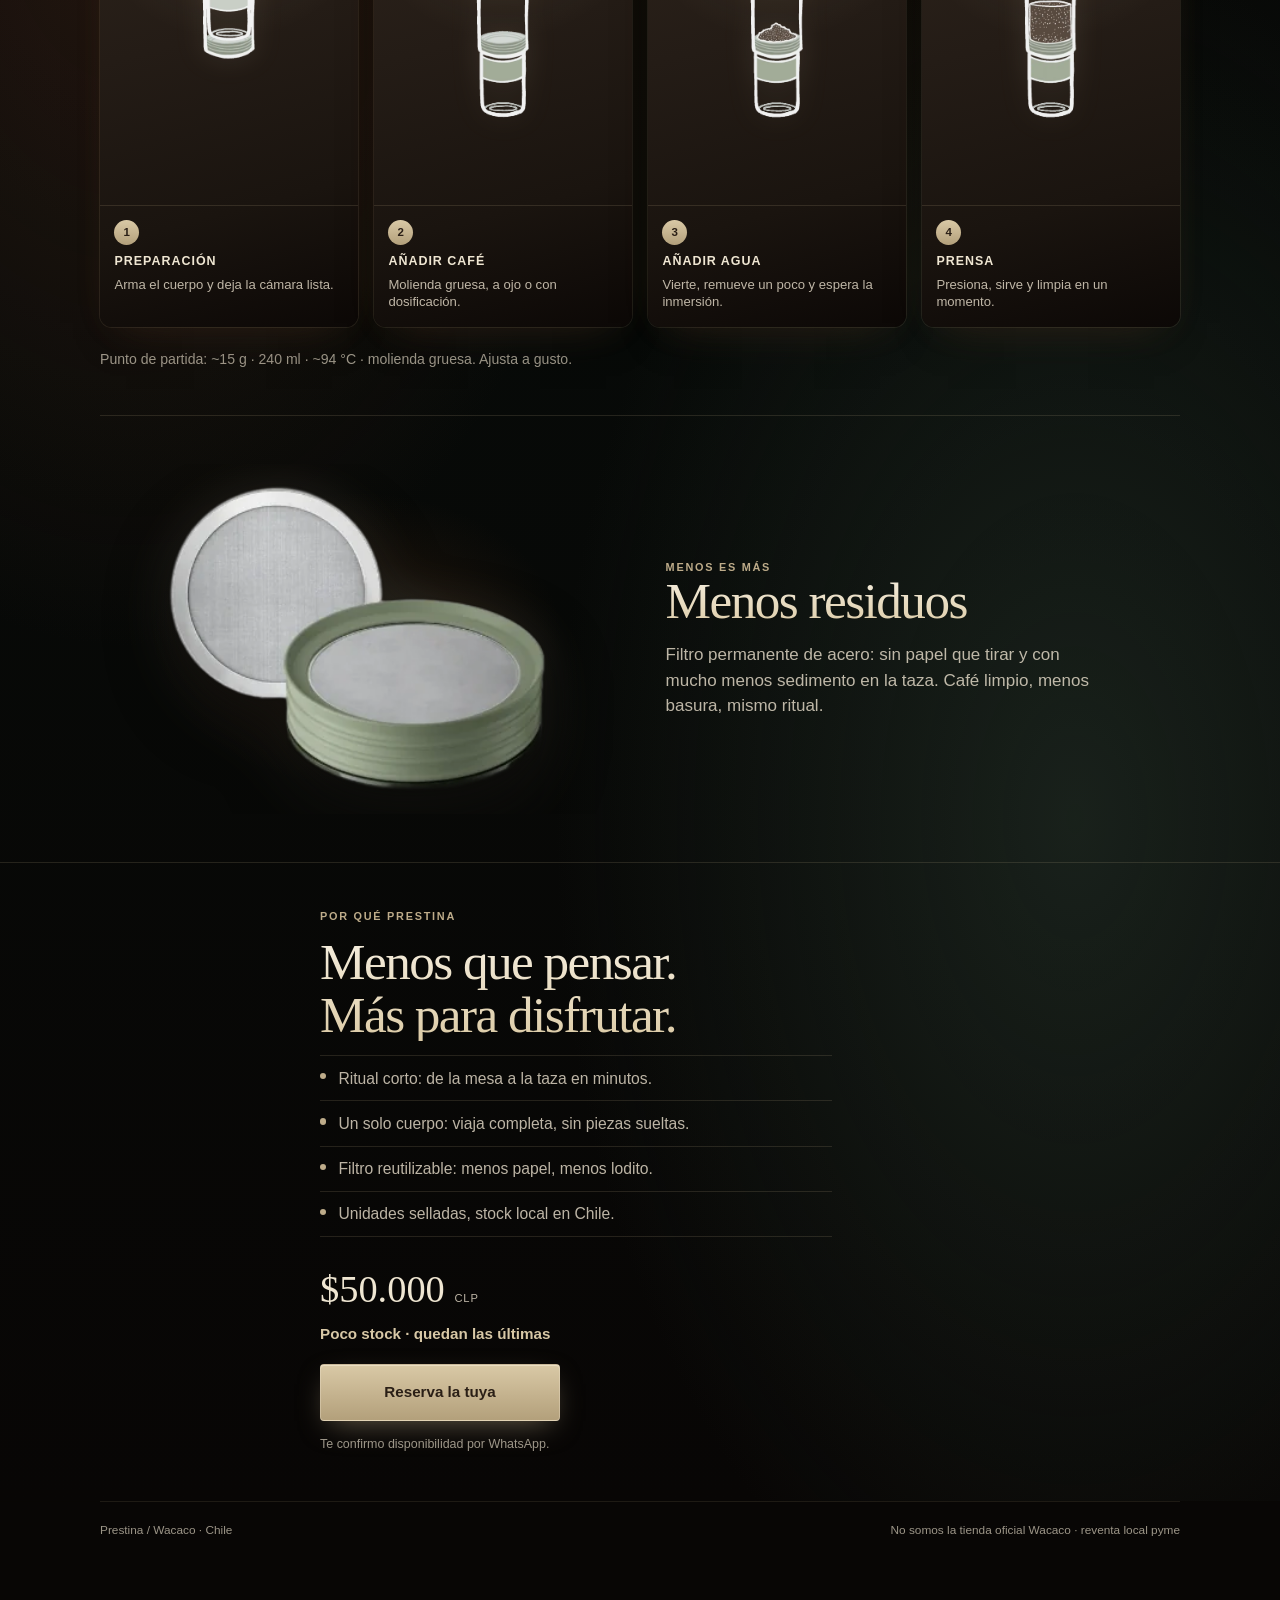
<file: prestina/index.html>
<!doctype html>
<html lang="es-CL">
<head>
  <meta charset="utf-8">
  <meta http-equiv="Content-Security-Policy" content="default-src 'self'; script-src 'none'; style-src 'self' https://fonts.googleapis.com; font-src https://fonts.gstatic.com; img-src 'self' data:; base-uri 'self'; form-action 'none'; object-src 'none'; upgrade-insecure-requests">
  <meta name="viewport" content="width=device-width, initial-scale=1">
  <meta name="description" content="Prestina Wacaco sellada en Chile. Prensa de viaje simple, taza limpia. $50.000 CLP. Reserva por WhatsApp.">
  <title>Prestina — tu taza, tu prensa | $50.000 CLP</title>
  <link rel="preconnect" href="https://fonts.googleapis.com">
  <link rel="preconnect" href="https://fonts.gstatic.com" crossorigin>
  <link href="https://fonts.googleapis.com/css2?family=Fraunces:opsz,wght@9..144,500;9..144,600&family=Source+Sans+3:wght@400;500;600;700&display=swap" rel="stylesheet">
  <link rel="canonical" href="https://jinseixjj.cl/prestina/">
  <meta property="og:url" content="https://jinseixjj.cl/prestina/">
  <link rel="stylesheet" href="styles.css">
</head>
<body>
  <header class="site-header">
    <a class="wordmark" href="#inicio">PRESTINA<span> / WACACO</span></a>
    <div class="header-actions">
      <!-- Botón maestro JINSEI: monograma JS oscuro con halo de humo -->
      <a class="jinsei-js" href="../" aria-label="Ir a JINSEI">
        <img src="../assets/jinsei-js-sand.svg" alt="" width="103" height="215" decoding="async">
      </a>
      <a class="header-cta" href="https://wa.me/56951774751?text=Hola%2C%20quiero%20reservar%20la%20Prestina">Reserva la tuya</a>
    </div>
  </header>

  <main id="inicio">
  <div class="zone zone--dark">
    <section class="hero wrap">
      <div class="hero-media">
        <picture>
          <source srcset="assets/hero-prestina.webp" type="image/webp">
          <img src="assets/hero-prestina.gif" alt="Wacaco Prestina en movimiento" width="460" height="818" decoding="async">
        </picture>
      </div>
      <div class="hero-copy">
        <p class="eyebrow">Disponible en Chile</p>
        <h1>
          <span class="hero-kicker">Tu taza</span>
          Tu prensa
        </h1>
        <span class="pill">Sin émbolo · simple</span>
        <p class="lede">Prestina es la prensa de viaje que arma el ritual completo en un solo cuerpo: inmersión limpia, poco lío y café listo cuando tú lo estás.</p>
        <p class="price">$50.000 <small>CLP</small></p>
        <p class="stock">Poco stock · quedan las últimas</p>
        <a class="button" href="https://wa.me/56951774751?text=Hola%2C%20quiero%20reservar%20la%20Prestina">Reserva la tuya</a>
        <p class="fine">Unidades selladas · respuesta humana por WhatsApp</p>
      </div>
    </section>

    <section class="feature wrap" id="todo-en-uno">
      <div class="feature-copy">
        <p class="eyebrow">Diseño compacto</p>
        <h2>Todo en uno</h2>
        <p>Prensa, taza y lo esencial viajan juntos. Menos piezas sueltas en la mochila o el escritorio: la sacás, la usás y listo.</p>
      </div>
      <div class="feature-media">
        <img src="assets/feat-todo-en-uno-cut.webp" alt="Prestina todo en uno: cafetera y taza juntos" width="467" height="446" loading="lazy">
      </div>
    </section>

    <section class="steps-section" id="pasos">
      <div class="wrap">
        <p class="eyebrow eyebrow--on-dark">Ritual corto</p>
        <h2>Prepara y limpia en 2 minutos</h2>
        <p class="steps-lede">Cuatro gestos. Sin molino fancy ni papel filtro.</p>
        <div class="steps-grid">
          <article class="step-card">
            <div class="step-media">
              <img src="assets/steps/step-1.webp" alt="Paso 1: preparación de la Prestina" width="600" height="1333" loading="lazy">
            </div>
            <div class="step-meta">
              <span class="step-num">1</span>
              <h3>Preparación</h3>
              <p>Arma el cuerpo y deja la cámara lista.</p>
            </div>
          </article>
          <article class="step-card">
            <div class="step-media">
              <img src="assets/steps/step-2.webp" alt="Paso 2: añadir café a la Prestina" width="600" height="1333" loading="lazy">
            </div>
            <div class="step-meta">
              <span class="step-num">2</span>
              <h3>Añadir café</h3>
              <p>Molienda gruesa, a ojo o con dosificación.</p>
            </div>
          </article>
          <article class="step-card">
            <div class="step-media">
              <img src="assets/steps/step-3.webp" alt="Paso 3: añadir agua a la Prestina" width="600" height="1333" loading="lazy">
            </div>
            <div class="step-meta">
              <span class="step-num">3</span>
              <h3>Añadir agua</h3>
              <p>Vierte, remueve un poco y espera la inmersión.</p>
            </div>
          </article>
          <article class="step-card">
            <div class="step-media">
              <img src="assets/steps/step-4.webp" alt="Paso 4: prensa y sirve" width="600" height="1333" loading="lazy">
            </div>
            <div class="step-meta">
              <span class="step-num">4</span>
              <h3>Prensa</h3>
              <p>Presiona, sirve y limpia en un momento.</p>
            </div>
          </article>
        </div>
        <p class="recipe">Punto de partida: ~15&nbsp;g · 240&nbsp;ml · ~94&nbsp;°C · molienda gruesa. Ajusta a gusto.</p>
      </div>
    </section>

    <section class="feature feature--reverse wrap" id="filtro">
      <div class="feature-media">
        <img src="assets/feat-filtro-cut.webp" alt="Filtro metálico reutilizable de Prestina" width="351" height="293" loading="lazy">
      </div>
      <div class="feature-copy">
        <p class="eyebrow">Menos es más</p>
        <h2>Menos residuos</h2>
        <p>Filtro permanente de acero: sin papel que tirar y con mucho menos sedimento en la taza. Café limpio, menos basura, mismo ritual.</p>
      </div>
    </section>

    <section class="closing" id="contacto">
      <div class="wrap closing-inner">
        <p class="eyebrow eyebrow--on-dark">Por qué Prestina</p>
        <h2>Menos que pensar.<br>Más para disfrutar.</h2>
        <ul class="why-list">
          <li>Ritual corto: de la mesa a la taza en minutos.</li>
          <li>Un solo cuerpo: viaja completa, sin piezas sueltas.</li>
          <li>Filtro reutilizable: menos papel, menos lodito.</li>
          <li>Unidades selladas, stock local en Chile.</li>
        </ul>
        <p class="closing-price">$50.000 <small>CLP</small></p>
        <p class="stock stock--on-dark">Poco stock · quedan las últimas</p>
        <a class="button" href="https://wa.me/56951774751?text=Hola%2C%20quiero%20reservar%20la%20Prestina">Reserva la tuya</a>
        <p class="fine fine--on-dark">Te confirmo disponibilidad por WhatsApp.</p>
      </div>
    </section>
  </div>
  </main>

  <footer class="site-footer wrap">
    <p>Prestina / Wacaco · Chile</p>
    <p>No somos la tienda oficial Wacaco · reventa local pyme</p>
  </footer>

  <div class="sticky-bar" role="region" aria-label="Reserva rápida">
    <div class="sticky-inner">
      <div>
        <strong>Prestina · $50.000</strong>
        <span>Poco stock · quedan las últimas</span>
      </div>
      <a class="button button--compact" href="https://wa.me/56951774751?text=Hola%2C%20quiero%20reservar%20la%20Prestina">Reserva la tuya</a>
    </div>
  </div>
</body>
</html>
</file>
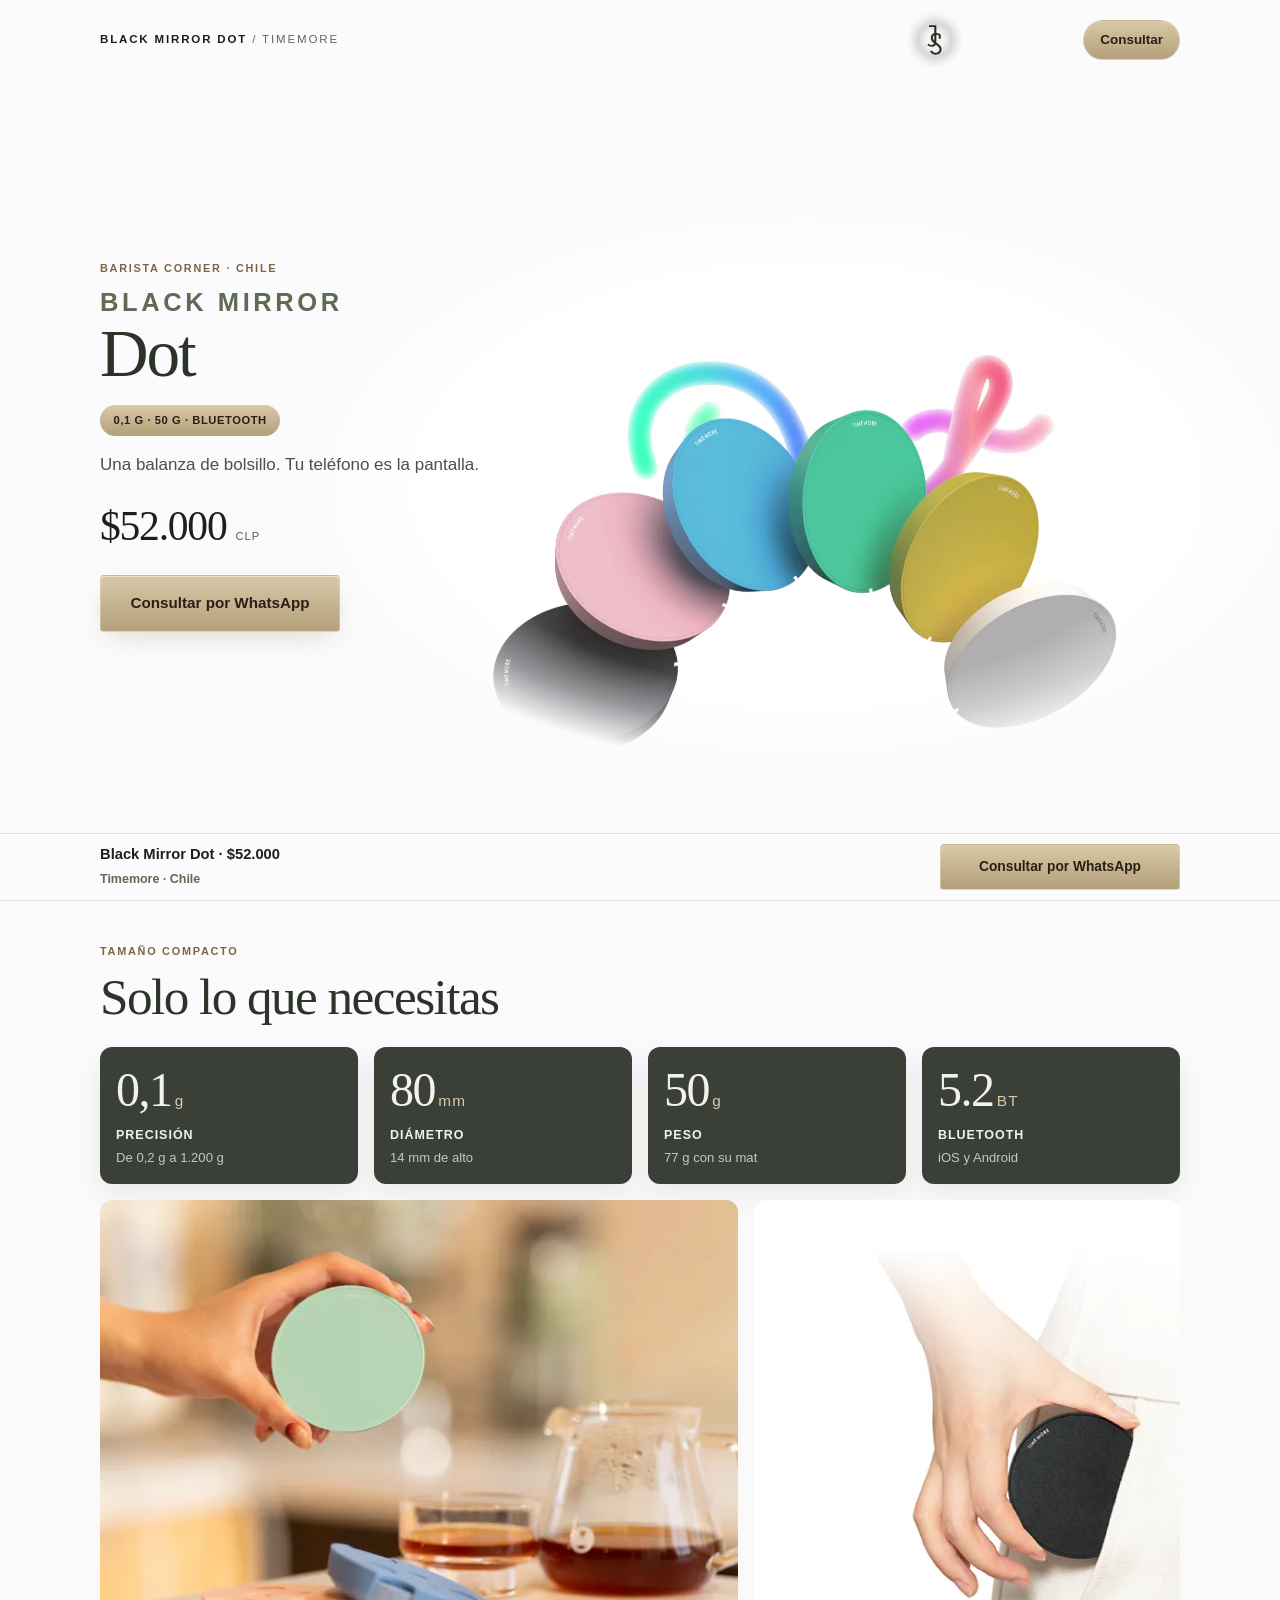
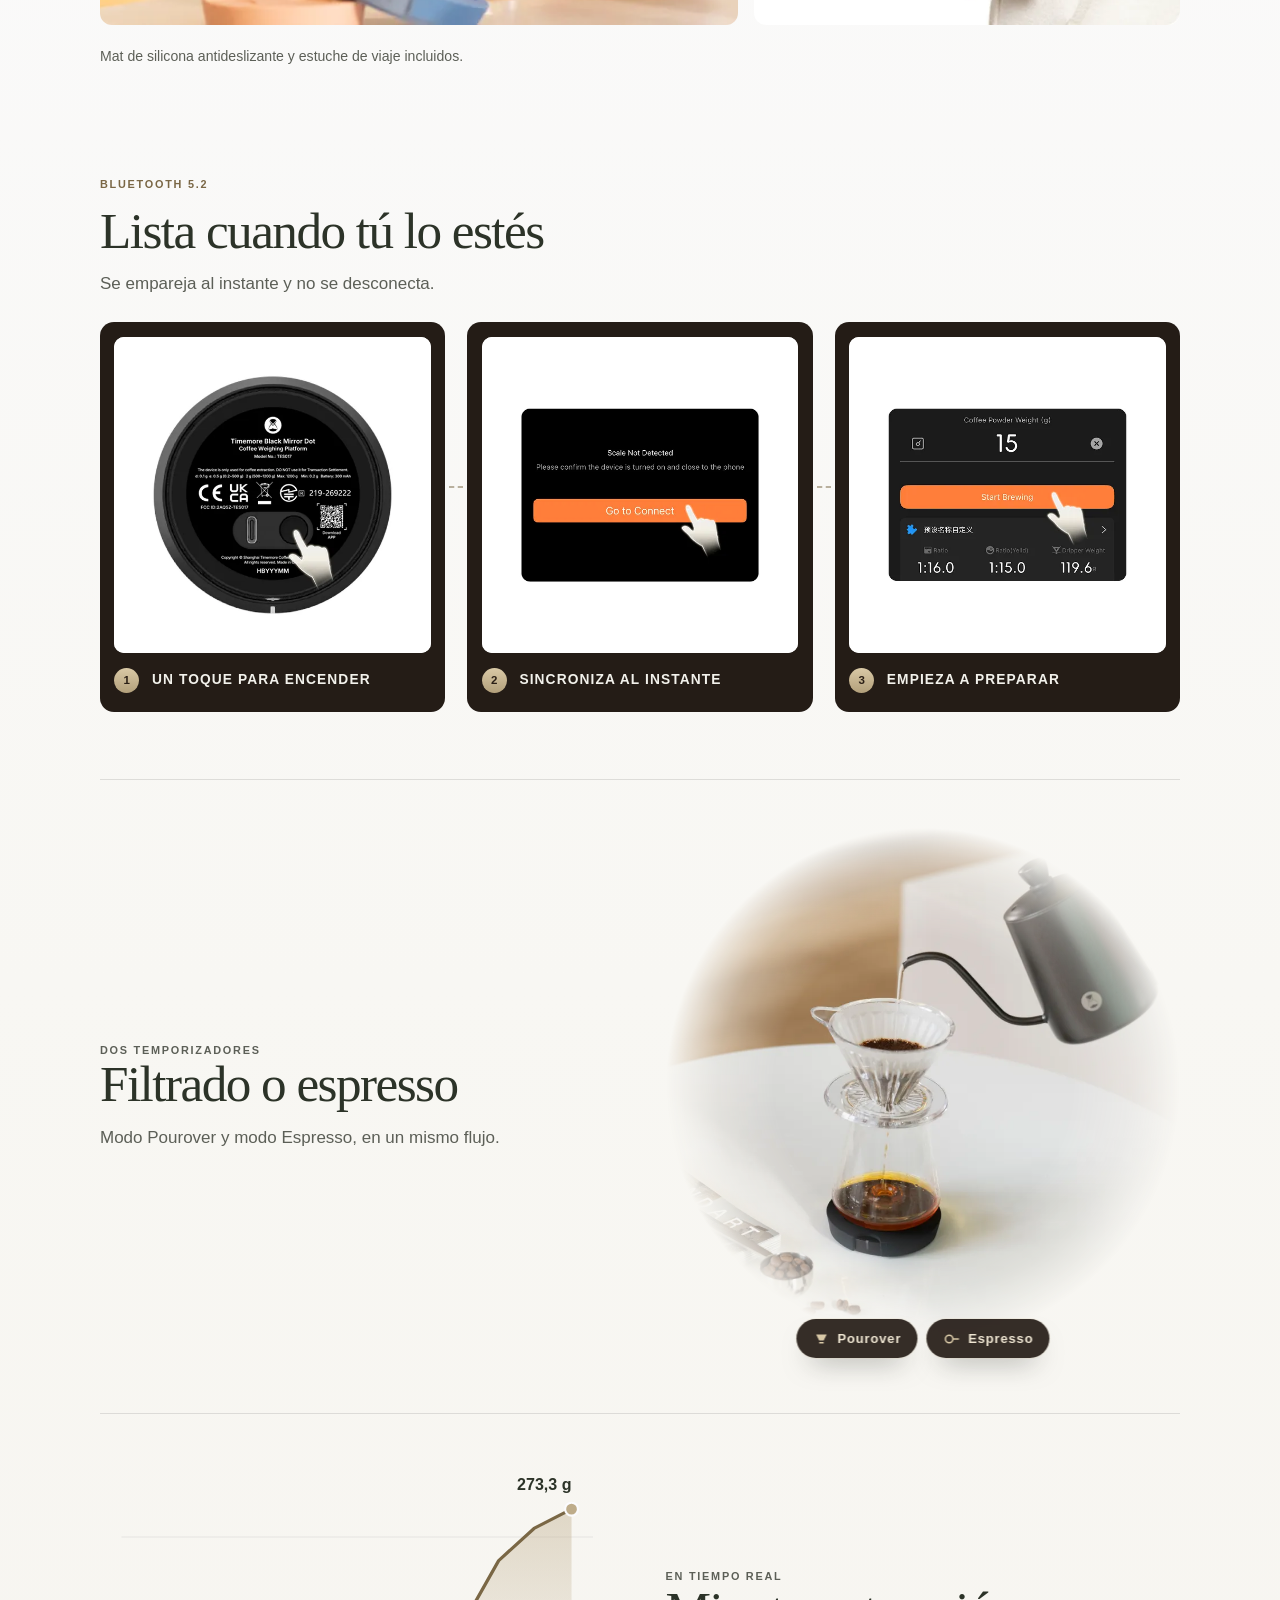
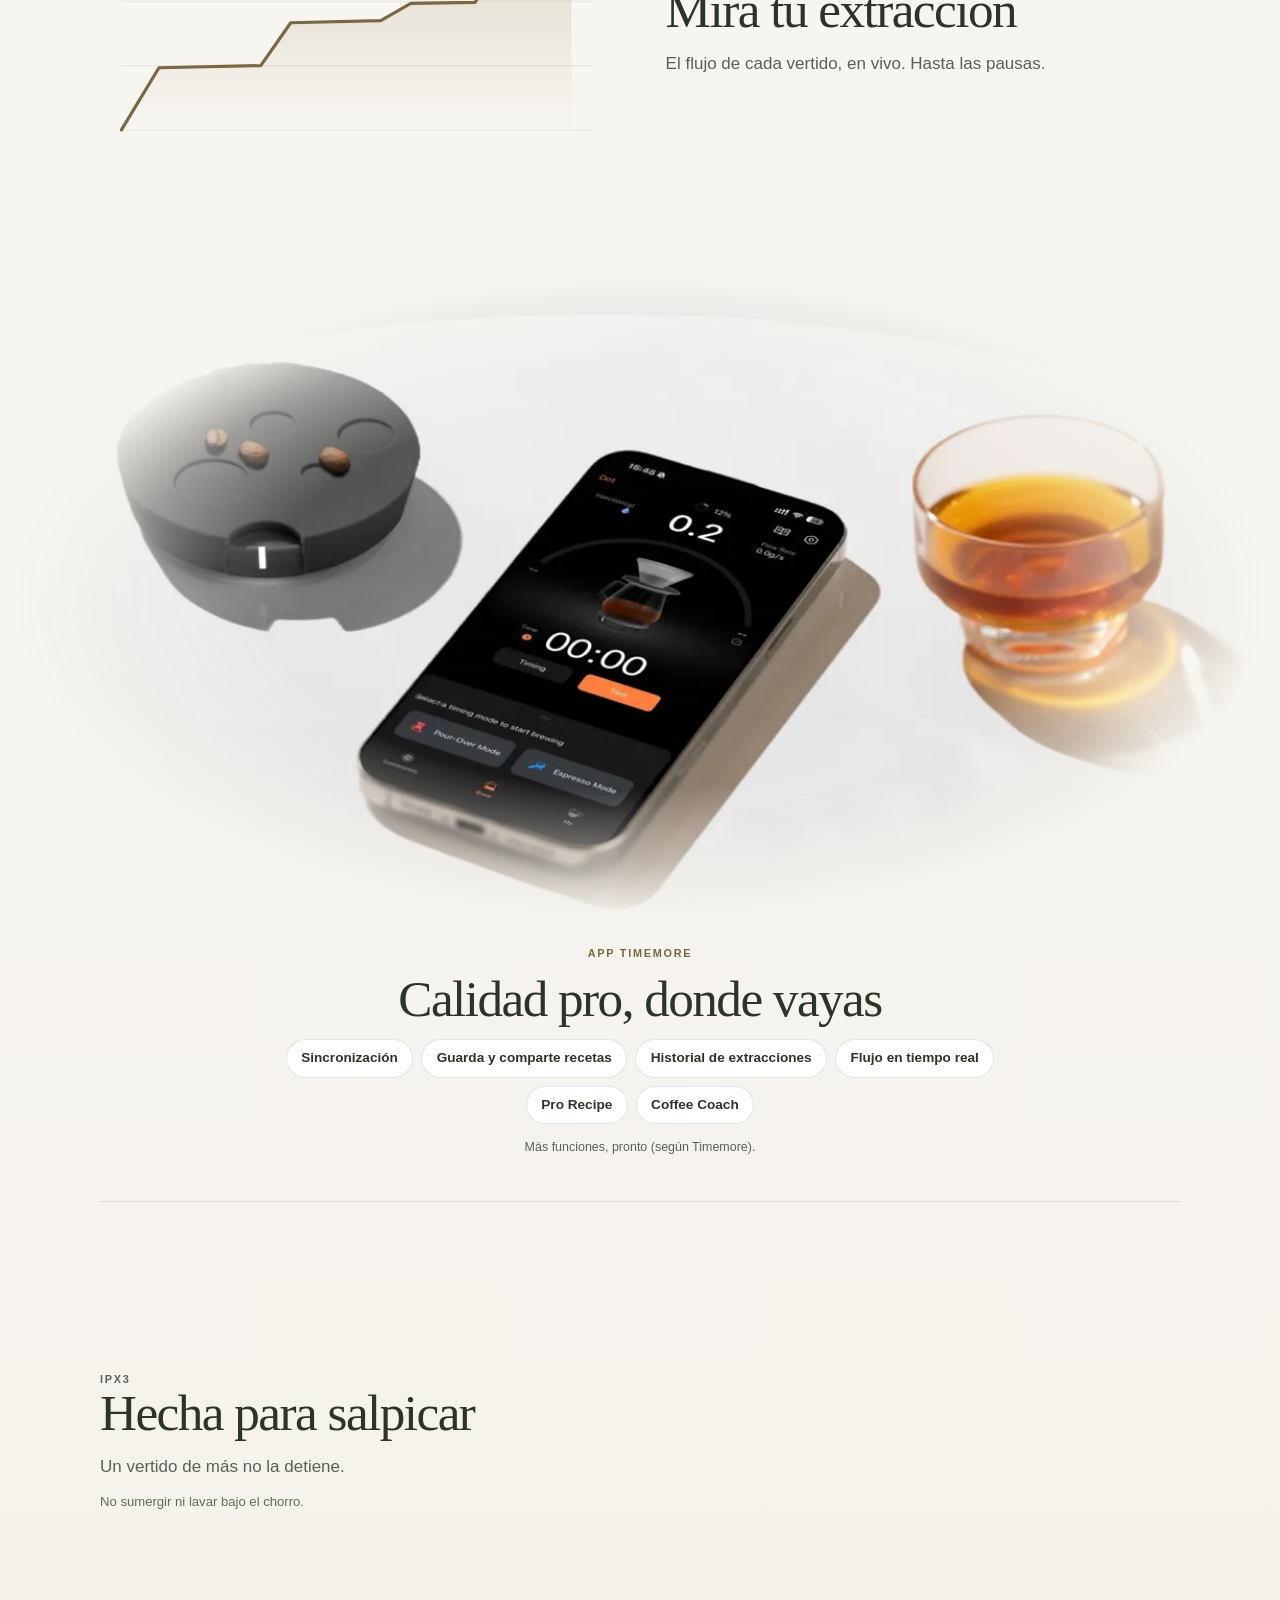
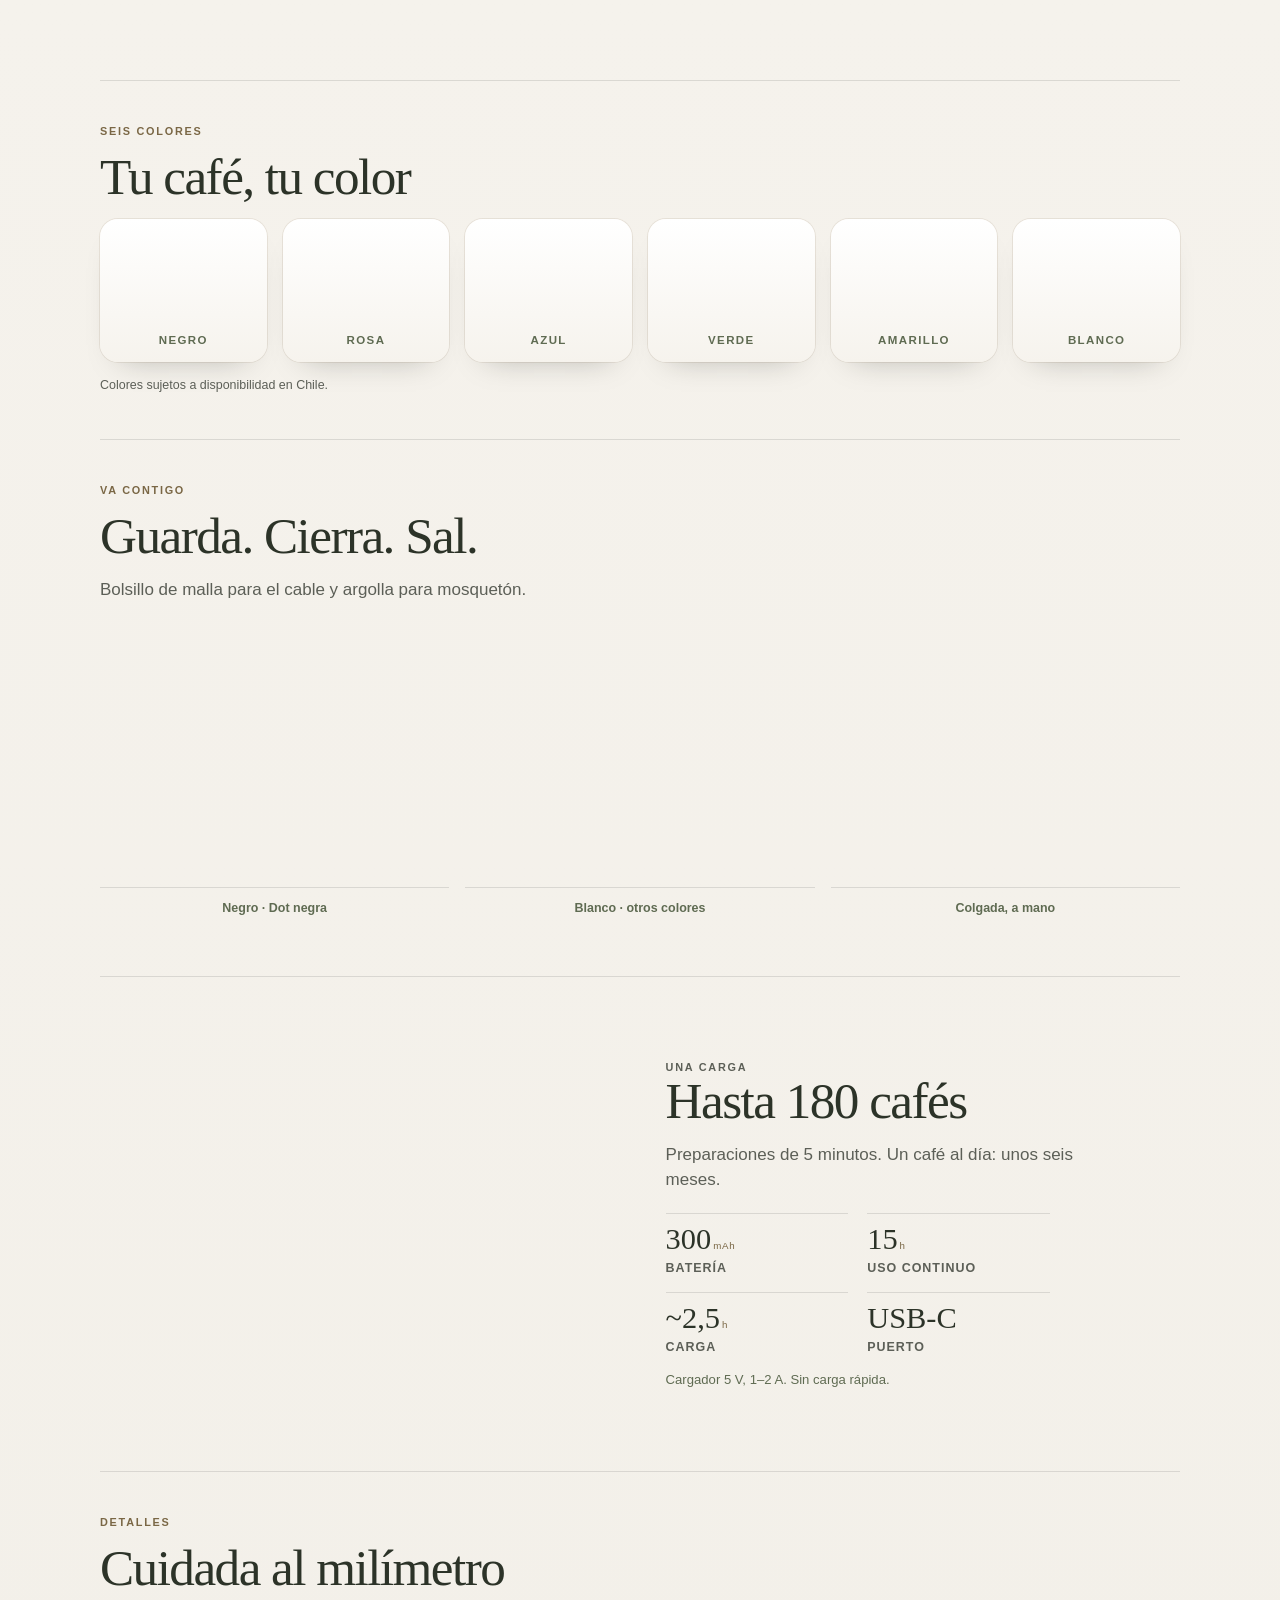
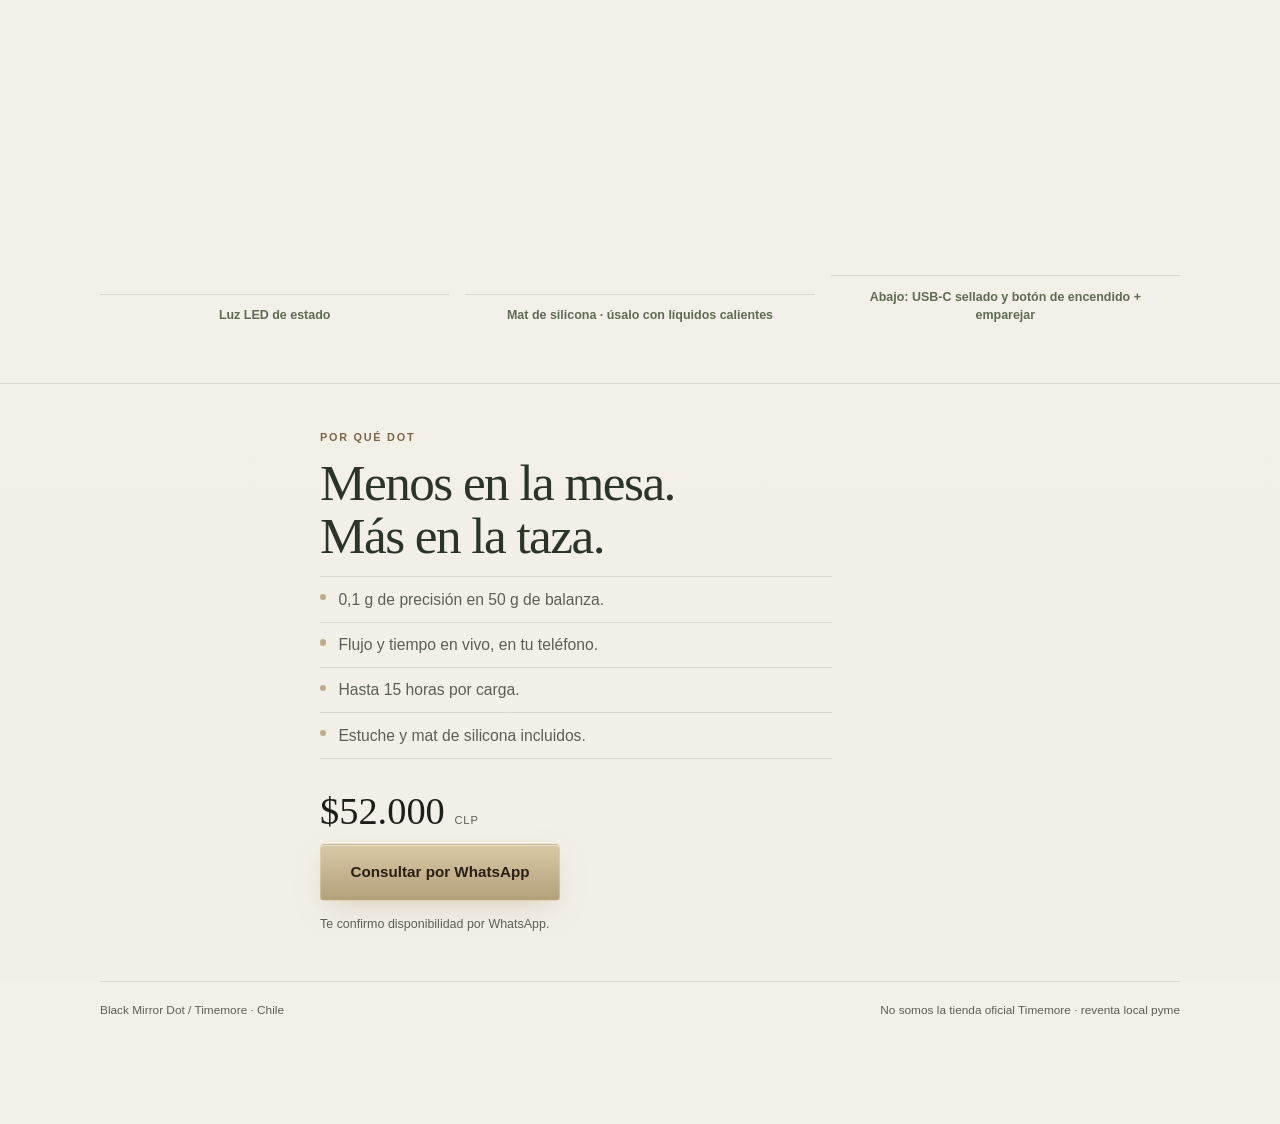
<file: timemore-black-mirror-dot/index.html>
<!doctype html>
<html lang="es-CL">
<head>
  <meta charset="utf-8">
  <meta http-equiv="Content-Security-Policy" content="default-src 'self'; script-src 'none'; style-src 'self' https://fonts.googleapis.com; font-src https://fonts.gstatic.com; img-src 'self' data:; media-src 'self'; base-uri 'self'; form-action 'none'; object-src 'none'; upgrade-insecure-requests">
  <meta name="viewport" content="width=device-width, initial-scale=1">
  <meta name="description" content="Timemore Black Mirror Dot en Chile. Balanza de bolsillo: 0,1 g, 50 g, conectada a tu teléfono. $52.000 CLP. Consulta por WhatsApp.">
  <title>Black Mirror Dot — Timemore | $52.000 CLP</title>
  <link rel="preconnect" href="https://fonts.googleapis.com">
  <link rel="preconnect" href="https://fonts.gstatic.com" crossorigin>
  <link href="https://fonts.googleapis.com/css2?family=Fraunces:opsz,wght@9..144,500;9..144,600&family=Source+Sans+3:wght@400;500;600;700&display=swap" rel="stylesheet">
  <link rel="canonical" href="https://jinseixjj.cl/timemore-black-mirror-dot/">
  <meta property="og:url" content="https://jinseixjj.cl/timemore-black-mirror-dot/">
  <link rel="icon" href="../assets/jinsei-icon.svg?v=3" type="image/svg+xml">
  <link rel="stylesheet" href="styles.css">
</head>
<body>
  <header class="site-header">
    <a class="wordmark" href="#inicio">BLACK MIRROR DOT<span> / TIMEMORE</span></a>
    <div class="header-actions">
      <!-- Botón maestro JINSEI: monograma JS oscuro con halo de humo -->
      <a class="jinsei-js" href="../" aria-label="Ir a JINSEI">
        <img src="assets/jinsei-js-dark.svg" alt="" width="103" height="215" decoding="async">
      </a>
      <a class="header-cta" href="https://wa.me/56951774751?text=Hola%2C%20quiero%20consultar%20por%20la%20balanza%20Timemore%20Black%20Mirror%20Dot">Consultar</a>
    </div>
  </header>

  <main id="inicio">
  <div class="zone zone--light">
    <!-- 1 · Hero -->
    <section class="hero-full" aria-label="Black Mirror Dot">
      <div class="hero-full__media">
        <video class="loop-video" autoplay muted loop playsinline preload="auto" poster="assets/video-colores-poster.webp" width="1920" height="1080" aria-hidden="true">
          <source src="assets/video-colores.webm" type="video/webm">
          <source src="assets/video-colores.mp4" type="video/mp4">
        </video>
        <img class="loop-still" src="assets/video-colores-poster.webp" alt="" width="1920" height="1080" decoding="async">
      </div>
      <div class="hero-full__scrim" aria-hidden="true"></div>
      <div class="wrap hero-full__inner">
        <div class="hero-copy hero-full__copy">
          <p class="eyebrow">Barista Corner · Chile</p>
          <h1>
            <span class="hero-kicker">Black Mirror</span>
            Dot
          </h1>
          <span class="pill">0,1 g · 50 g · Bluetooth</span>
          <p class="lede">Una balanza de bolsillo. Tu teléfono es la pantalla.</p>
          <p class="price">$52.000 <small>CLP</small></p>
          <a class="button" href="https://wa.me/56951774751?text=Hola%2C%20quiero%20consultar%20por%20la%20balanza%20Timemore%20Black%20Mirror%20Dot">Consultar por WhatsApp</a>
        </div>
      </div>
    </section>

    <!-- 2 · Tamaño compacto -->
    <section class="steps-section" id="compacta">
      <div class="wrap">
        <p class="eyebrow eyebrow--on-dark">Tamaño compacto</p>
        <h2>Solo lo que necesitas</h2>
        <div class="stats-grid">
          <article class="stat-card"><p class="stat-num">0,1<small>g</small></p><h3>Precisión</h3><p>De 0,2 g a 1.200 g</p></article>
          <article class="stat-card"><p class="stat-num">80<small>mm</small></p><h3>Diámetro</h3><p>14 mm de alto</p></article>
          <article class="stat-card"><p class="stat-num">50<small>g</small></p><h3>Peso</h3><p>77 g con su mat</p></article>
          <article class="stat-card"><p class="stat-num">5.2<small>BT</small></p><h3>Bluetooth</h3><p>iOS y Android</p></article>
        </div>
        <div class="duo">
          <img src="assets/compacta-mano.webp" alt="Dot verde en la mano, junto a una jarra de café" width="691" height="450" loading="lazy">
          <img src="assets/compacta-bolsillo.webp" alt="Dot negra entrando en un bolsillo" width="690" height="688" loading="lazy">
        </div>
        <p class="recipe">Mat de silicona antideslizante y estuche de viaje incluidos.</p>
      </div>
    </section>

    <!-- 3 · Emparejar en 3 pasos (destacada) -->
    <section class="pair" id="lista">
      <div class="wrap">
        <p class="eyebrow eyebrow--on-dark">Bluetooth 5.2</p>
        <h2>Lista cuando tú lo estés</h2>
        <p class="pair-lede">Se empareja al instante y no se desconecta.</p>
        <ol class="pair-grid">
          <li class="pair-step">
            <div class="pair-media"><img src="assets/paso-1.webp" alt="Base de la Dot: un toque al botón para encender" width="600" height="600" loading="lazy"></div>
            <span class="step-num">1</span>
            <h3>Un toque para encender</h3>
          </li>
          <li class="pair-step">
            <div class="pair-media"><img src="assets/paso-2.webp" alt="App: botón para conectar la balanza" width="600" height="600" loading="lazy"></div>
            <span class="step-num">2</span>
            <h3>Sincroniza al instante</h3>
          </li>
          <li class="pair-step">
            <div class="pair-media"><img src="assets/paso-3.webp" alt="App: empezar la preparación con la dosis lista" width="600" height="600" loading="lazy"></div>
            <span class="step-num">3</span>
            <h3>Empieza a preparar</h3>
          </li>
        </ol>
      </div>
    </section>

    <!-- 4 · Dos modos -->
    <section class="feature wrap" id="modos">
      <div class="feature-copy">
        <p class="eyebrow">Dos temporizadores</p>
        <h2>Filtrado o espresso</h2>
        <p>Modo Pourover y modo Espresso, en un mismo flujo.</p>
      </div>
      <div class="feature-media modes-media">
        <img class="fade-photo" src="assets/hero-dot.webp" alt="Timemore Black Mirror Dot negra bajo un V60 mientras se vierte agua" width="900" height="900" loading="lazy">
        <ul class="mode-chips" aria-label="Modos">
          <li><svg viewBox="0 0 24 24" width="18" height="18" aria-hidden="true"><path d="M5 6h14l-4 8H9L5 6Zm4 10h6v2H9z" fill="currentColor"/></svg>Pourover</li>
          <li><svg viewBox="0 0 24 24" width="18" height="18" aria-hidden="true"><circle cx="9" cy="12" r="5" fill="none" stroke="currentColor" stroke-width="2"/><path d="M14 11h8v2h-8z" fill="currentColor"/></svg>Espresso</li>
        </ul>
      </div>
    </section>

    <!-- 5 · Curva en tiempo real + app -->
    <section class="feature feature--reverse wrap" id="curva">
      <div class="feature-media curve-media">
        <svg class="curve" viewBox="0 0 480 300" role="img" aria-label="Ilustración: curva de peso que sube por etapas a medida que se vierte agua">
          <defs>
            <linearGradient id="cv-fill" x1="0" y1="0" x2="0" y2="1">
              <stop offset="0" stop-color="#beac8a" stop-opacity=".42"/>
              <stop offset="1" stop-color="#beac8a" stop-opacity="0"/>
            </linearGradient>
          </defs>
          <g stroke="rgba(28,31,26,.08)" stroke-width="1">
            <line x1="20" y1="70" x2="460" y2="70"/><line x1="20" y1="130" x2="460" y2="130"/>
            <line x1="20" y1="190" x2="460" y2="190"/><line x1="20" y1="250" x2="460" y2="250"/>
          </g>
          <path d="M20 250 L55 192 L150 190 L178 150 L262 148 L290 132 L350 131 L372 92 L405 62 L440 44 L440 250 Z" fill="url(#cv-fill)"/>
          <path class="curve__line" d="M20 250 L55 192 L150 190 L178 150 L262 148 L290 132 L350 131 L372 92 L405 62 L440 44" fill="none" stroke="#7a6745" stroke-width="3" stroke-linejoin="round" stroke-linecap="round"/>
          <circle cx="440" cy="44" r="6" fill="#beac8a" stroke="#fbfbfd" stroke-width="2"/>
          <text x="440" y="26" text-anchor="end" font-size="15" font-weight="700" fill="#2c3328" font-family="Source Sans 3, sans-serif">273,3 g</text>
        </svg>
      </div>
      <div class="feature-copy">
        <p class="eyebrow">En tiempo real</p>
        <h2>Mira tu extracción</h2>
        <p>El flujo de cada vertido, en vivo. Hasta las pausas.</p>
      </div>
    </section>

    <section class="app wrap" id="app">
      <img class="app-scene fade-wide" src="assets/app-escena.webp" alt="Dot con su mat de silicona junto a un teléfono con la app TIMEMORE" width="1200" height="619" loading="lazy">
      <p class="eyebrow">App TIMEMORE</p>
      <h2>Calidad pro, donde vayas</h2>
      <ul class="chips">
        <li>Sincronización</li>
        <li>Guarda y comparte recetas</li>
        <li>Historial de extracciones</li>
        <li>Flujo en tiempo real</li>
        <li>Pro Recipe</li>
        <li>Coffee Coach</li>
      </ul>
      <p class="fine">Más funciones, pronto (según Timemore).</p>
    </section>

    <!-- 6 · Salpicaduras -->
    <section class="feature wrap" id="ipx3">
      <div class="feature-copy">
        <p class="eyebrow">IPX3</p>
        <h2>Hecha para salpicar</h2>
        <p>Un vertido de más no la detiene.</p>
        <p class="note">No sumergir ni lavar bajo el chorro.</p>
      </div>
      <div class="feature-media feature-media--white">
        <img src="assets/salpicadura.webp" alt="Dot negra rodeada de salpicaduras de agua" width="458" height="340" loading="lazy">
      </div>
    </section>

    <!-- 7 · Colores -->
    <section class="colors wrap" id="colores">
      <p class="eyebrow">Seis colores</p>
      <h2>Tu café, tu color</h2>
      <ul class="swatches">
          <li class="swatch"><img src="assets/color-negro.webp" alt="Dot color negro" width="458" height="296" loading="lazy"><span>Negro</span></li>
          <li class="swatch"><img src="assets/color-rosa.webp" alt="Dot color rosa" width="458" height="296" loading="lazy"><span>Rosa</span></li>
          <li class="swatch"><img src="assets/color-azul.webp" alt="Dot color azul" width="458" height="296" loading="lazy"><span>Azul</span></li>
          <li class="swatch"><img src="assets/color-verde.webp" alt="Dot color verde" width="458" height="297" loading="lazy"><span>Verde</span></li>
          <li class="swatch"><img src="assets/color-amarillo.webp" alt="Dot color amarillo" width="458" height="297" loading="lazy"><span>Amarillo</span></li>
          <li class="swatch"><img src="assets/color-blanco.webp" alt="Dot color blanco" width="460" height="297" loading="lazy"><span>Blanco</span></li>
      </ul>
      <p class="fine">Colores sujetos a disponibilidad en Chile.</p>
    </section>

    <!-- 8 · Estuche -->
    <section class="case wrap" id="estuche">
      <p class="eyebrow">Va contigo</p>
      <h2>Guarda. Cierra. Sal.</h2>
      <p class="case-lede">Bolsillo de malla para el cable y argolla para mosquetón.</p>
      <div class="trio">
        <figure><img src="assets/estuche-negro.webp" alt="Estuche negro abierto con la Dot negra" width="660" height="453" loading="lazy"><figcaption>Negro · Dot negra</figcaption></figure>
        <figure><img src="assets/estuche-blanco.webp" alt="Estuche blanco abierto con la Dot blanca" width="673" height="472" loading="lazy"><figcaption>Blanco · otros colores</figcaption></figure>
        <figure class="trio-photo"><img src="assets/estuche-mochila.webp" alt="Estuche de la Dot colgando de una mochila" width="355" height="450" loading="lazy"><figcaption>Colgada, a mano</figcaption></figure>
      </div>
    </section>

    <!-- 9 · Batería -->
    <section class="feature feature--reverse wrap" id="bateria">
      <div class="feature-media feature-media--white">
        <img src="assets/bateria.webp" alt="Interior de la Dot con su batería" width="676" height="538" loading="lazy">
      </div>
      <div class="feature-copy">
        <p class="eyebrow">Una carga</p>
        <h2>Hasta 180 cafés</h2>
        <p>Preparaciones de 5 minutos. Un café al día: unos seis meses.</p>
        <dl class="bat">
          <div><dt>300<small>mAh</small></dt><dd>Batería</dd></div>
          <div><dt>15<small>h</small></dt><dd>Uso continuo</dd></div>
          <div><dt>~2,5<small>h</small></dt><dd>Carga</dd></div>
          <div><dt>USB-C</dt><dd>Puerto</dd></div>
        </dl>
        <p class="note">Cargador 5 V, 1–2 A. Sin carga rápida.</p>
      </div>
    </section>

    <!-- 10 · Detalles -->
    <section class="details wrap" id="detalles">
      <p class="eyebrow">Detalles</p>
      <h2>Cuidada al milímetro</h2>
      <div class="trio">
        <figure><img src="assets/detalle-led.webp" alt="Indicador LED en el borde de la Dot" width="501" height="194" loading="lazy"><figcaption>Luz LED de estado</figcaption></figure>
        <figure><img src="assets/detalle-mat.webp" alt="Dot con su mat de silicona" width="469" height="313" loading="lazy"><figcaption>Mat de silicona · úsalo con líquidos calientes</figcaption></figure>
        <figure><img src="assets/detalle-base.webp" alt="Base de la Dot con puerto USB-C sellado y botón" width="405" height="406" loading="lazy"><figcaption>Abajo: USB-C sellado y botón de encendido + emparejar</figcaption></figure>
      </div>
    </section>

    <!-- Cierre -->
    <section class="closing" id="contacto">
      <div class="wrap closing-inner">
        <p class="eyebrow eyebrow--on-dark">Por qué Dot</p>
        <h2>Menos en la mesa.<br>Más en la taza.</h2>
        <ul class="why-list">
          <li>0,1 g de precisión en 50 g de balanza.</li>
          <li>Flujo y tiempo en vivo, en tu teléfono.</li>
          <li>Hasta 15 horas por carga.</li>
          <li>Estuche y mat de silicona incluidos.</li>
        </ul>
        <p class="closing-price">$52.000 <small>CLP</small></p>
        <a class="button" href="https://wa.me/56951774751?text=Hola%2C%20quiero%20consultar%20por%20la%20balanza%20Timemore%20Black%20Mirror%20Dot">Consultar por WhatsApp</a>
        <p class="fine fine--on-dark">Te confirmo disponibilidad por WhatsApp.</p>
      </div>
    </section>
  </div>
  </main>

  <footer class="site-footer wrap">
    <p>Black Mirror Dot / Timemore · Chile</p>
    <p>No somos la tienda oficial Timemore · reventa local pyme</p>
  </footer>

  <div class="sticky-bar" role="region" aria-label="Consulta rápida">
    <div class="sticky-inner">
      <div>
        <strong>Black Mirror Dot · $52.000</strong>
        <span>Timemore · Chile</span>
      </div>
      <a class="button button--compact" href="https://wa.me/56951774751?text=Hola%2C%20quiero%20consultar%20por%20la%20balanza%20Timemore%20Black%20Mirror%20Dot">Consultar por WhatsApp</a>
    </div>
  </div>
</body>
</html>
</file>
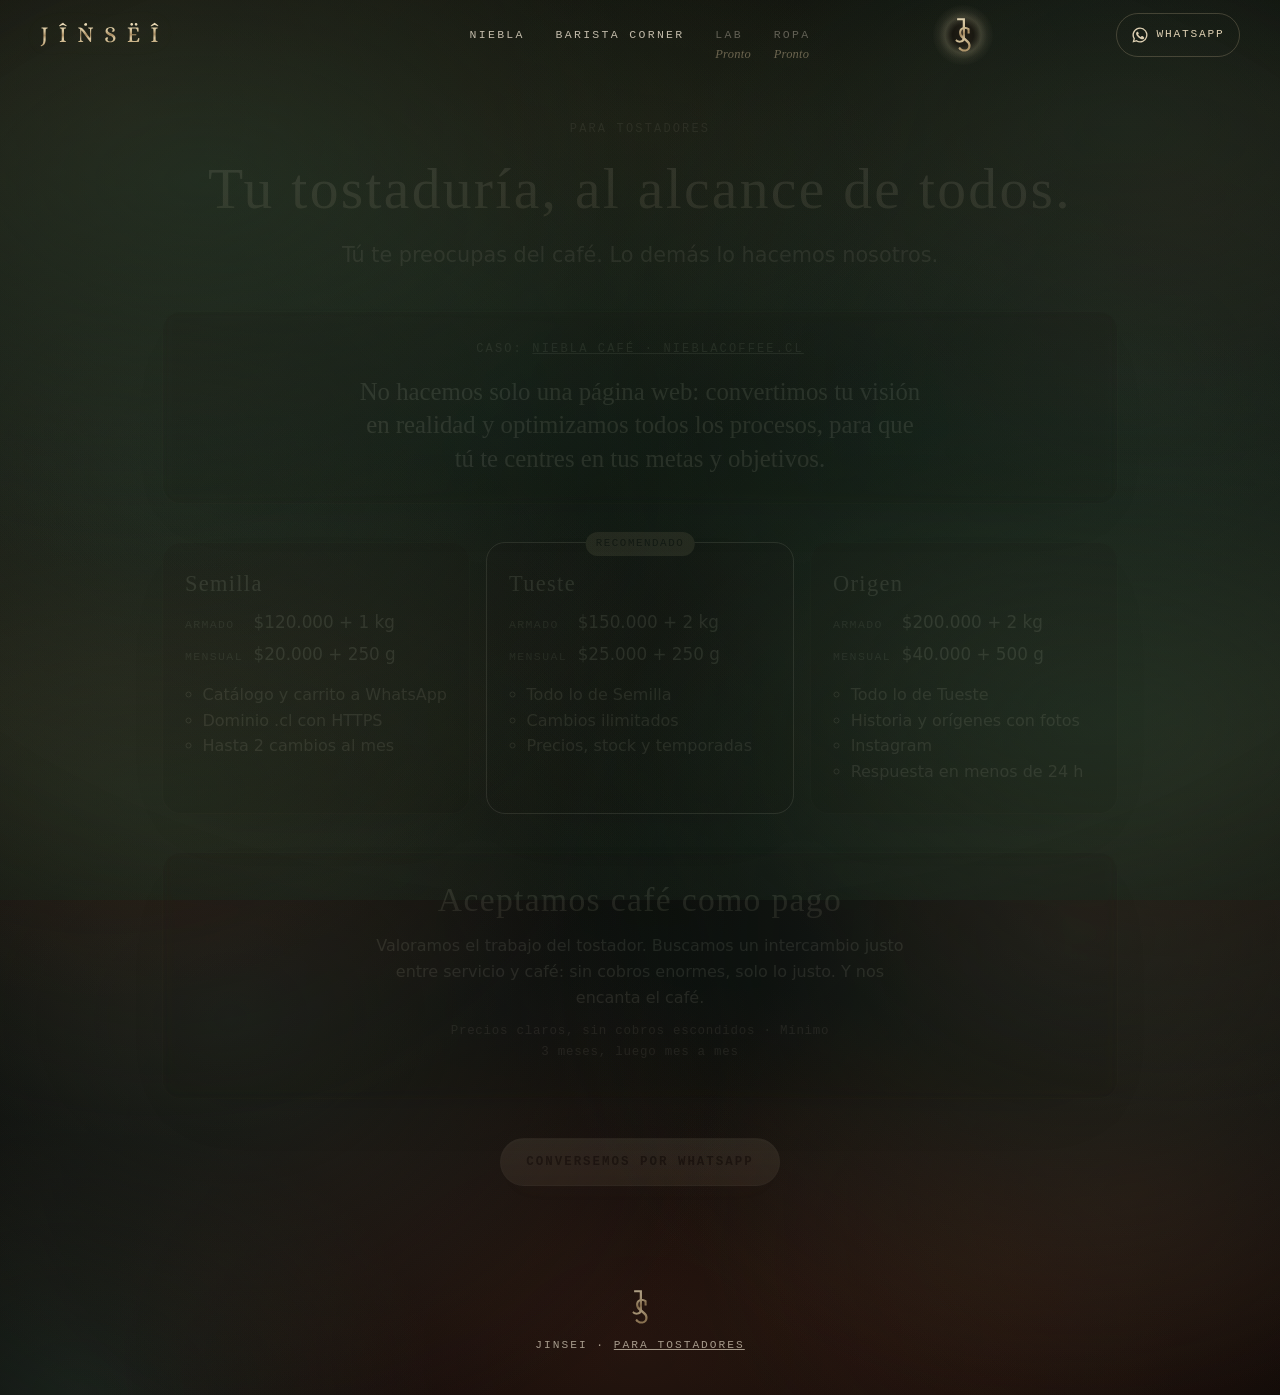
<file: tostadores/index.html>
<!doctype html>
<html lang="es-CL">
<head>
  <meta charset="utf-8">
  <meta http-equiv="Content-Security-Policy" content="default-src 'self'; script-src 'self' 'sha256-qOhFsq0QMV2REqNwk5hGH5bZE9SkX6gt6yeyKdYPv+U='; style-src 'self' https://fonts.googleapis.com; font-src 'self' https://fonts.gstatic.com; img-src 'self' data:; connect-src 'self'; manifest-src 'self'; base-uri 'self'; form-action 'self' https://wa.me https://api.whatsapp.com; object-src 'none'; upgrade-insecure-requests">
  <meta name="referrer" content="strict-origin-when-cross-origin">
  <meta name="viewport" content="width=device-width, initial-scale=1, viewport-fit=cover">
  <title>Para tostadores · JINSEI</title>
  <meta name="description" content="Tu tostaduría, al alcance de todos: página web con catálogo y pedidos por WhatsApp. Aceptamos café como pago.">
  <meta name="theme-color" content="#080605">
  <link rel="icon" href="../assets/jinsei-icon.svg?v=3" type="image/svg+xml">
  <link rel="icon" href="../assets/favicon-32.png?v=3" type="image/png" sizes="32x32">
  <link rel="apple-touch-icon" href="../assets/apple-touch-icon.png?v=3" sizes="180x180">
  <link rel="canonical" href="https://jinseixjj.cl/tostadores/">

  <meta property="og:type" content="website">
  <meta property="og:locale" content="es_CL">
  <meta property="og:site_name" content="JINSEI">
  <meta property="og:title" content="Para tostadores · JINSEI">
  <meta property="og:description" content="Coffee, Comfort Food &amp; Lifestyle">
  <meta property="og:url" content="https://jinseixjj.cl/tostadores/">
  <meta name="twitter:card" content="summary">

  <link rel="preconnect" href="https://fonts.googleapis.com">
  <link rel="preconnect" href="https://fonts.gstatic.com" crossorigin>
  <link href="https://fonts.googleapis.com/css2?family=Cinzel:wght@400;500;600;700&family=Cormorant+Garamond:ital,wght@0,400;0,500;1,400;1,500&family=Inter:wght@300;400;500;600&family=IBM+Plex+Mono:wght@400;500&display=swap" rel="stylesheet">
  <!-- Tokens y piezas comunes (fondo, tint, nav, menú, botones) desde la página raíz; lo propio en inicio.css (prefijo hb-) -->
  <link rel="stylesheet" href="../styles.css">
  <link rel="stylesheet" href="../hub.css">
  <!-- CSP: este script en línea está permitido por su hash sha256 (si se edita, actualizar el hash en la meta CSP) -->
  <script>document.documentElement.classList.add("js")</script>
</head>
<body class="hb">
  <a class="skip" href="#planes">Saltar a los planes</a>

  <div class="atmos" aria-hidden="true"></div>
  <div class="tint" aria-hidden="true"><i></i><i></i><i></i><i></i><i></i></div>

  <header class="nav" id="nav">
    <!-- Marca: wordmark JÎṄSËÎ, logo estático (sin enlace) -->
    <span class="nav__brand">
      <img class="brand__logo" src="../assets/jinsei-wordmark-sand.svg" alt="JINSEI" width="432" height="91" decoding="async">
    </span>
    <nav class="nav__links" aria-label="Ramas JINSEI">
      <a href="../niebla/">Niebla</a>
      <a href="../barista-corner/">Barista Corner</a>
      <span class="nav__soon">Lab<small>Pronto</small></span>
      <span class="nav__soon">Ropa<small>Pronto</small></span>
    </nav>
    <div class="nav__actions">
      <!-- Botón maestro: monograma JS con halo de niebla = volver a la portada JINSEI -->
      <a href="../" class="nav__js" aria-label="Volver a la portada JINSEI">
        <img src="../assets/jinsei-js-sand.svg" alt="" width="103" height="215" decoding="async">
      </a>
      <a class="nav__wa js-wa"
         data-wa="Hola JINSEI, vengo desde la web."
         href="https://wa.me/56951774751"
         target="_blank" rel="noopener noreferrer"
         aria-label="Escribir por WhatsApp">
        <svg viewBox="0 0 24 24" width="18" height="18" aria-hidden="true"><path fill="currentColor" d="M12 2a10 10 0 0 0-8.6 15.1L2 22l5-1.3A10 10 0 1 0 12 2Zm0 18.2a8.2 8.2 0 0 1-4.2-1.2l-.3-.2-3 .8.8-2.9-.2-.3A8.2 8.2 0 1 1 12 20.2Zm4.5-6.1c-.2-.1-1.5-.7-1.7-.8-.2-.1-.4-.1-.6.1l-.8 1c-.1.2-.3.2-.5.1a6.7 6.7 0 0 1-3.3-2.9c-.3-.4.2-.4.7-1.3.1-.2 0-.3 0-.4l-.8-1.8c-.2-.5-.4-.4-.6-.4h-.5a1 1 0 0 0-.7.3 3 3 0 0 0-.9 2.2 5.2 5.2 0 0 0 1.1 2.8 11.9 11.9 0 0 0 4.6 4c1.7.7 2.3.8 3.2.7.5-.1 1.5-.6 1.7-1.2.2-.6.2-1.1.1-1.2l-.5-.2Z"/></svg>
        <span>WhatsApp</span>
      </a>
      <button class="nav__toggle" id="menu-toggle" type="button" aria-expanded="false" aria-controls="menu" aria-label="Abrir menú">
        <span class="nav__burger" aria-hidden="true"><i></i><i></i><i></i></span>
      </button>
    </div>
  </header>

  <div class="menu" id="menu" hidden>
    <div class="menu__backdrop" data-close-menu></div>
    <nav class="menu__panel" aria-label="Menú principal">
      <p class="menu__kicker">JINSEI</p>
      <ol class="menu__list">
        <li><a href="../niebla/"><span class="menu__n">I</span><span class="menu__t">Niebla</span></a></li>
        <li><a href="../barista-corner/"><span class="menu__n">II</span><span class="menu__t">Barista Corner</span></a></li>
        <li><a href="./" class="is-active" aria-current="page"><span class="menu__n">·</span><span class="menu__t">Para tostadores</span></a></li>
        <li class="menu__soon"><span class="menu__item"><span class="menu__n">III</span><span class="menu__t">Lab<span class="menu__sub">Pronto</span></span></span></li>
        <li class="menu__soon"><span class="menu__item"><span class="menu__n">IV</span><span class="menu__t">Ropa<span class="menu__sub">Pronto</span></span></span></li>
      </ol>
    </nav>
  </div>

  <main class="tz">
    <section class="tz-hero hb-fade">
      <p class="tz-kicker">Para tostadores</p>
      <h1 class="tz-title">Tu tostaduría, al alcance de todos.</h1>
      <p class="tz-lead">Tú te preocupas del café. Lo demás lo hacemos nosotros.</p>
    </section>

    <section class="tz-case card hb-fade">
      <p class="tz-kicker">Caso: <a href="https://nieblacoffee.cl/" target="_blank" rel="noopener noreferrer">Niebla Café · nieblacoffee.cl</a></p>
      <p class="tz-case__text">No hacemos solo una página web: convertimos tu visión en realidad y optimizamos todos los procesos, para que tú te centres en tus metas y objetivos.</p>
    </section>

    <section id="planes" class="tz-plans hb-fade" aria-label="Planes">
      <ol class="tz-grid">
        <li class="card tz-plan">
          
          <h3 class="tz-plan__name">Semilla</h3>
          <p class="tz-plan__price"><span>Armado</span> $120.000 + 1 kg</p>
          <p class="tz-plan__price"><span>Mensual</span> $20.000 + 250 g</p>
          <ul class="tz-plan__list"><li>Catálogo y carrito a WhatsApp</li><li>Dominio .cl con HTTPS</li><li>Hasta 2 cambios al mes</li></ul>
        </li>
        <li class="card tz-plan tz-plan--rec">
          <span class="tz-plan__tag">Recomendado</span>
          <h3 class="tz-plan__name">Tueste</h3>
          <p class="tz-plan__price"><span>Armado</span> $150.000 + 2 kg</p>
          <p class="tz-plan__price"><span>Mensual</span> $25.000 + 250 g</p>
          <ul class="tz-plan__list"><li>Todo lo de Semilla</li><li>Cambios ilimitados</li><li>Precios, stock y temporadas</li></ul>
        </li>
        <li class="card tz-plan">
          
          <h3 class="tz-plan__name">Origen</h3>
          <p class="tz-plan__price"><span>Armado</span> $200.000 + 2 kg</p>
          <p class="tz-plan__price"><span>Mensual</span> $40.000 + 500 g</p>
          <ul class="tz-plan__list"><li>Todo lo de Tueste</li><li>Historia y orígenes con fotos</li><li>Instagram</li><li>Respuesta en menos de 24 h</li></ul>
        </li>
      </ol>
    </section>

    <section class="tz-pay card hb-fade">
      <h2 class="tz-pay__title">Aceptamos café como pago</h2>
      <p>Valoramos el trabajo del tostador. Buscamos un intercambio justo entre servicio y café: sin cobros enormes, solo lo justo. Y nos encanta el café.</p>
      <p class="tz-pay__rules">Precios claros, sin cobros escondidos · Mínimo 3 meses, luego mes a mes</p>
    </section>

    <section class="tz-cta hb-fade">
      <a class="btn btn--primary js-wa" data-wa="Hola JINSEI, tengo una tostaduría y me interesa su servicio web." href="https://wa.me/56951774751" target="_blank" rel="noopener noreferrer">Conversemos por WhatsApp</a>
    </section>
  </main>

  <footer class="footer hb-footer">
    <img class="hb-footer__mark" src="../assets/jinsei-js-sand.svg" alt="" width="103" height="215" loading="lazy" decoding="async">
    <p>JINSEI · <a href="./">Para tostadores</a></p>
  </footer>

  <script src="../hub.js" defer></script>
</body>
</html>
</file>
<file: styles.css>
/* ==========================================================================
   JINSEI × Niebla — estilos (vanilla, sin build)
   Estética Niebla; branding JINSEI colab (cooperación).
   ========================================================================== */
:root {
  /* Paleta JINSEI (ropa, tonos tierra lavados): espresso/moca, arena (acento), denim lavado (secundario), marfil */
  --charcoal: #080605;          /* fondo casi negro (como Niebla) */
  --espresso: #241c16;
  --mocha-deep: #2e241c;
  --mocha: #5f4c3c;             /* polera moca */
  --mocha-bg: #6c5947;
  --sand: #beac8a;              /* polera arena: acento principal */
  --sand-hi: #d8c8a6;
  --sand-deep: #a08d6a;
  --sand-grad: linear-gradient(180deg, #d9c9a6 0%, #c4b28e 55%, #b3a07b 100%);
  --denim: #4b5470;             /* polera denim lavado: secundario */
  --denim-deep: #3b4252;
  --ivory: #efe6d2;
  --parchment: #ddcfb2;
  --gold: var(--sand);          /* acento principal: arena */

  --ink: #efe6d2;
  --ink-soft: rgba(239, 230, 210, .78);
  --ink-faint: rgba(239, 230, 210, .64);
  --line: rgba(190, 172, 138, .16);

  --f-title: "Cinzel", "Times New Roman", serif;
  --f-accent: "Cormorant Garamond", Georgia, serif;
  --f-body: "Inter", system-ui, -apple-system, "Segoe UI", sans-serif;
  --f-mono: "IBM Plex Mono", ui-monospace, "SFMono-Regular", Menlo, monospace;

  --radius: 18px;
  --glow: 0 0 0 1px rgba(216, 199, 161, .1), 0 30px 60px -30px rgba(0, 0, 0, .9), 0 10px 50px -18px rgba(167, 90, 43, .28);
  --glow-hover: 0 0 0 1px rgba(190, 172, 138, .3), 0 34px 70px -30px rgba(0, 0, 0, .9), 0 14px 70px -14px rgba(167, 90, 43, .45);
  --ease: cubic-bezier(.22, .8, .24, 1);
}

*, *::before, *::after { box-sizing: border-box; }
[hidden] { display: none !important; }
html { overflow-x: hidden; scroll-behavior: smooth; -webkit-text-size-adjust: 100%; scroll-padding-top: 72px; }
@media (prefers-reduced-motion: reduce) { html { scroll-behavior: auto; } }
body {
  margin: 0;
  min-height: 100vh;
  background: var(--charcoal);
  color: var(--ink);
  font: 400 16px/1.65 var(--f-body);
  -webkit-font-smoothing: antialiased;
  text-rendering: optimizeLegibility;
  overflow-x: clip;
  position: relative;
}
img, svg { display: block; max-width: 100%; }
a { color: inherit; }
button, input, select { font: inherit; color: inherit; }
::selection { background: rgba(190, 172, 138, .4); color: #fff; }

.skip { position: absolute; left: -9999px; top: 8px; z-index: 100; background: var(--parchment); color: var(--charcoal); padding: .5rem 1rem; border-radius: 8px; }
.skip:focus { left: 8px; }
:focus-visible { outline: 2px solid var(--gold); outline-offset: 3px; border-radius: 6px; }
.sr-only { position: absolute !important; width: 1px; height: 1px; padding: 0; margin: -1px; overflow: hidden; clip: rect(0 0 0 0); white-space: nowrap; border: 0; }

/* ---------- Atmósfera ---------- */
/* ---------- Fondo estilo Niebla ----------
   Capa 1 (.atmos): un solo gradiente largo para toda la página (las secciones son transparentes); al bajar,
   las manchas fluyen bosque ↔ espresso sobre una base casi negra, con una luz cálida tenue en la portada.
   Capa 2 (.tint): 5 velos fijos del tamaño de la pantalla, uno por tono (bosque → espresso → vino → denim →
   petróleo), que se funden por OPACIDAD en un ciclo de 16 s (≈3 s por tono). Solo cambia opacity
   (lo hace el compositor, sin repintar). Sin textura ni ruido. */
.atmos {
  position: absolute; inset: 0; z-index: -3; pointer-events: none;
  --atmos-a: rgba(29, 39, 32, .8);   /* bosque */
  --atmos-b: rgba(74, 40, 27, .42);  /* espresso */
  background:
    radial-gradient(ellipse max(50vw, 380px) 50vh at 50% 9%, rgba(224, 150, 70, .07), transparent 70%),
    radial-gradient(ellipse max(55vw, 420px) 70vh at 10% 8%, var(--atmos-b), transparent 70%),
    radial-gradient(ellipse max(40vw, 320px) 50vh at 92% 14%, rgba(120, 30, 24, .13), transparent 70%),
    radial-gradient(ellipse max(60vw, 460px) 75vh at 88% 27%, var(--atmos-a), transparent 70%),
    radial-gradient(ellipse max(58vw, 440px) 70vh at 14% 33%, var(--atmos-a), transparent 70%),
    radial-gradient(ellipse max(45vw, 360px) 55vh at 8% 47%, rgba(167, 90, 43, .09), transparent 70%),
    radial-gradient(ellipse max(55vw, 420px) 70vh at 12% 50%, var(--atmos-b), transparent 70%),
    radial-gradient(ellipse max(48vw, 380px) 60vh at 92% 53%, var(--atmos-b), transparent 70%),
    radial-gradient(ellipse max(60vw, 460px) 75vh at 84% 67%, var(--atmos-a), transparent 70%),
    radial-gradient(ellipse max(58vw, 440px) 70vh at 18% 73%, var(--atmos-a), transparent 70%),
    radial-gradient(ellipse max(44vw, 340px) 55vh at 26% 82%, rgba(120, 30, 24, .12), transparent 70%),
    radial-gradient(ellipse max(48vw, 380px) 60vh at 88% 86%, var(--atmos-b), transparent 70%),
    radial-gradient(ellipse max(40vw, 320px) 50vh at 78% 90%, rgba(167, 90, 43, .08), transparent 70%),
    radial-gradient(ellipse max(60vw, 460px) 60vh at 50% 97%, var(--atmos-b), transparent 70%),
    radial-gradient(ellipse max(40vw, 320px) 45vh at 6% 100%, var(--atmos-a), transparent 70%),
    linear-gradient(180deg,
      #080605 0%, #0C0806 9%, #0B0807 17%, #070A08 27%, #080A08 34%, #0A0706 42%, #0C0806 50%,
      #0A0706 58%, #070A08 67%, #080A08 74%, #0B0807 84%, #0C0806 92%, #080605 100%);
}
.tint { position: fixed; inset: 0; z-index: -3; pointer-events: none; overflow: hidden; -webkit-transform: translateZ(0); transform: translateZ(0); }
.tint i {
  position: absolute; inset: 0; opacity: 0;
  -webkit-transform: translateZ(0); transform: translateZ(0); -webkit-backface-visibility: hidden; backface-visibility: hidden;
  background:
    radial-gradient(ellipse 75% 62% at 16% 20%, rgba(var(--rgb), .62), transparent 70%),
    radial-gradient(ellipse 70% 62% at 86% 80%, rgba(var(--rgb), .62), transparent 70%),
    radial-gradient(ellipse 70% 60% at 88% 14%, rgba(var(--rgb), .42), transparent 70%),
    radial-gradient(ellipse 70% 60% at 12% 88%, rgba(var(--rgb), .42), transparent 70%),
    radial-gradient(ellipse 65% 55% at 50% 50%, rgba(var(--rgb), .26), transparent 75%),
    linear-gradient(rgba(var(--rgb), .14), rgba(var(--rgb), .14));
  -webkit-transition: opacity 1.6s linear; transition: opacity 1.6s linear;
}
/* Paleta sobria y oscura (cada velo sobre casi negro queda < 60/255 por canal) */
.tint i:nth-child(1) { --rgb: 34, 56, 40; }  /* bosque */
.tint i:nth-child(2) { --rgb: 86, 48, 30; }  /* espresso */
.tint i:nth-child(3) { --rgb: 84, 26, 40; }   /* vino */
.tint i:nth-child(4) { --rgb: 34, 50, 84; }  /* denim */
.tint i:nth-child(5) { --rgb: 20, 60, 62; }  /* petróleo */
/* Motor principal (app.js): cada 3,2 s pasa la clase .on al velo siguiente y la transición de 1,6 s funde
   los dos tonos. Corre SIEMPRE, también con «reducir movimiento» o modo de bajo consumo: es solo un fundido
   de color, sin desplazamiento. Sin JS, el mismo ciclo lo hace este respaldo con @keyframes. */
.tint i.on { opacity: 1; }
.tint:not(.tint--js) i { -webkit-animation: tint 16s linear infinite; animation: tint 16s linear infinite; }
.tint:not(.tint--js) i:nth-child(2) { -webkit-animation-delay: -12.8s; animation-delay: -12.8s; }
.tint:not(.tint--js) i:nth-child(3) { -webkit-animation-delay: -9.6s; animation-delay: -9.6s; }
.tint:not(.tint--js) i:nth-child(4) { -webkit-animation-delay: -6.4s; animation-delay: -6.4s; }
.tint:not(.tint--js) i:nth-child(5) { -webkit-animation-delay: -3.2s; animation-delay: -3.2s; }
@-webkit-keyframes tint { 0%, 10% { opacity: 1; } 20%, 90% { opacity: 0; } 100% { opacity: 1; } }
@keyframes tint { 0%, 10% { opacity: 1; } 20%, 90% { opacity: 0; } 100% { opacity: 1; } }
/* Viñeta sutil fija */
body::before {
  content: ""; position: fixed; inset: 0; z-index: -2; pointer-events: none;
  background: radial-gradient(ellipse 120% 100% at 50% 45%, transparent 55%, rgba(0, 0, 0, .42) 100%);
}

.section { position: relative; padding: clamp(3rem, 6vw, 4.5rem) 0; }
.section + .section > .wrap::before {
  grid-column: 1 / -1; width: 100%;
  content: "✦"; display: block; text-align: center; color: rgba(204, 187, 152, .216);
  font-size: .8rem; letter-spacing: 0; margin: 0 auto clamp(2.5rem, 6vw, 4rem);
  background: linear-gradient(90deg, transparent, rgba(190, 172, 138, .242) 35%, transparent 47%, transparent 53%, rgba(190, 172, 138, .242) 65%, transparent) center / 100% 1px no-repeat;
  max-width: 420px;
}
.wrap { width: min(1160px, 100% - 2.5rem); margin-inline: auto; }

/* ---------- Tipografía ---------- */
h1, h2, h3 { font-family: var(--f-title); font-weight: 500; letter-spacing: .04em; line-height: 1.15; margin: 0; color: var(--ivory); }
h1, h2 { background: linear-gradient(180deg, #f3ebda 10%, #dccba6 100%); -webkit-background-clip: text; background-clip: text; -webkit-text-fill-color: transparent; }
h2 { font-size: clamp(1.9rem, 4.6vw, 3.1rem); text-wrap: balance; }
h3 { font-size: 1.12rem; letter-spacing: .06em; }
em { font-family: var(--f-accent); font-style: italic; font-weight: 400; letter-spacing: .01em; }
.kicker {
  font: 500 .72rem/1.4 var(--f-mono); letter-spacing: .28em; text-transform: uppercase;
  color: var(--sand-hi); opacity: .9; margin: 0 0 1rem;
}
.section__head { margin-bottom: clamp(2rem, 5vw, 3.5rem); }
.section__head--center { text-align: center; max-width: 720px; margin-inline: auto; }
.section__sub { color: var(--ink-soft); font-family: var(--f-accent); font-size: clamp(1.15rem, 2.4vw, 1.35rem); font-style: italic; margin: 1rem 0 0; }
.section__note { margin: .9rem auto 0; max-width: 52ch; font-size: .92rem; color: var(--ink-faint); }
.lead { font-family: var(--f-accent); font-size: clamp(1.35rem, 3vw, 1.7rem); line-height: 1.4; color: var(--ink); margin-top: 0; }

/* ---------- Botones ---------- */
.btn {
  display: inline-flex; align-items: center; justify-content: center; gap: .6rem;
  min-height: 48px; padding: .8rem 1.6rem; border-radius: 999px;
  font: 500 .78rem/1.3 var(--f-mono); letter-spacing: .16em; text-transform: uppercase; text-decoration: none; text-align: center;
  border: 1px solid transparent; cursor: pointer;
  transition: transform .4s var(--ease), box-shadow .4s var(--ease), background-color .4s, border-color .4s, color .4s;
}
.btn--primary {
  background: var(--sand-grad);
  color: #2a1f16; font-weight: 600; border-color: rgba(239, 230, 210, .35);
  box-shadow: 0 10px 30px -14px rgba(190, 172, 138, .35), inset 0 1px 0 rgba(255, 248, 230, .45);
}
.btn--primary:hover { background: linear-gradient(180deg, #e3d4b3 0%, #ccbb98 55%, #bba886 100%); transform: translateY(-2px); box-shadow: 0 14px 40px -14px rgba(190, 172, 138, .45), inset 0 1px 0 rgba(255, 248, 230, .5); }
.btn--ghost { border-color: rgba(190, 172, 138, .385); color: var(--parchment); background: rgba(31, 24, 18, .25); backdrop-filter: blur(4px); }
.btn--ghost:hover { border-color: var(--gold); color: var(--ivory); transform: translateY(-2px); }
.btn--block { width: 100%; }
.btn[disabled], .btn[aria-disabled="true"] { opacity: .45; cursor: not-allowed; transform: none; box-shadow: none; }

/* ---------- Nav ---------- */
.nav {
  position: fixed; top: 0; left: 0; right: 0; z-index: 40;
  display: flex; align-items: center; justify-content: space-between; gap: 1rem;
  padding: .8rem clamp(1rem, 4vw, 2.5rem);
  padding-top: max(.8rem, env(safe-area-inset-top));
  /* aire lateral garantizado (también con muesca / safe-area): la marca nunca queda pegada ni cortada al borde */
  padding-left: max(clamp(1rem, 4vw, 2.5rem), env(safe-area-inset-left));
  padding-right: max(clamp(1rem, 4vw, 2.5rem), env(safe-area-inset-right));
  transition: background-color .5s, backdrop-filter .5s, box-shadow .5s;
}
.nav.is-scrolled { background: rgba(8, 6, 5, .55); backdrop-filter: blur(14px) saturate(1.2); -webkit-backdrop-filter: blur(14px) saturate(1.2); box-shadow: 0 1px 0 var(--line); }
.nav__links { display: none; gap: clamp(1rem, 2.4vw, 2.2rem); align-items: center; }
.nav__links a { position: relative; padding: .35rem 0; font: 400 .72rem/1 var(--f-mono); letter-spacing: .2em; text-transform: uppercase; text-decoration: none; color: var(--ink-soft); transition: color .3s; white-space: nowrap; }
.nav__links a:hover { color: var(--gold); }
.nav__links a::after { content: ""; position: absolute; left: 50%; right: 50%; bottom: -.35rem; height: 1px; background: var(--gold); box-shadow: 0 0 8px rgba(204, 187, 152, .24); opacity: 0; transition: left .45s var(--ease), right .45s var(--ease), opacity .45s; }
.nav__links a.is-active { color: var(--sand-hi); text-shadow: 0 0 12px rgba(204, 187, 152, .144); }
.nav__links a.is-active::after { left: 0; right: 0; opacity: 1; }
.nav__wa { display: inline-flex; align-items: center; gap: .45rem; text-decoration: none; color: var(--parchment); font: 500 .7rem/1 var(--f-mono); letter-spacing: .16em; text-transform: uppercase; padding: .6rem .9rem; border: 1px solid rgba(190, 172, 138, .275); border-radius: 999px; transition: border-color .3s, color .3s; min-height: 44px; min-width: 44px; justify-content: center; }
.nav__wa:hover { border-color: var(--gold); color: #fff; }
.nav__wa span { display: none; }
.nav__actions { display: flex; align-items: center; gap: .55rem; }
.nav__toggle { display: inline-grid; place-items: center; width: 44px; height: 44px; padding: 0; border-radius: 50%; border: 1px solid rgba(190, 172, 138, .275); background: rgba(31, 24, 18, .35); cursor: pointer; transition: border-color .3s, box-shadow .3s; }
.nav__toggle:hover, .nav__toggle[aria-expanded="true"] { border-color: var(--gold); box-shadow: 0 0 18px rgba(204, 187, 152, .12); }
.nav__burger { position: relative; width: 18px; height: 12px; }
.nav__burger i { position: absolute; left: 0; right: 0; height: 1.5px; border-radius: 2px; background: var(--parchment); transition: transform .4s var(--ease), opacity .3s, top .4s var(--ease); }
.nav__burger i:nth-child(1) { top: 0; }
.nav__burger i:nth-child(2) { top: 5.25px; }
.nav__burger i:nth-child(3) { top: 10.5px; }
.nav__toggle[aria-expanded="true"] .nav__burger i:nth-child(1) { top: 5.25px; transform: rotate(45deg); }
.nav__toggle[aria-expanded="true"] .nav__burger i:nth-child(2) { opacity: 0; }
.nav__toggle[aria-expanded="true"] .nav__burger i:nth-child(3) { top: 5.25px; transform: rotate(-45deg); }
/* Ramas que aún no existen (Lab, Ropa): atenuadas, sin enlace, con «Pronto» debajo. Común a × Niebla, Barista Corner e Inicio. */
.nav__soon {
  position: relative; padding: .35rem 0; white-space: nowrap; cursor: default;
  font: 400 .72rem/1 var(--f-mono); letter-spacing: .2em; text-transform: uppercase; color: rgba(239, 230, 210, .34);
}
.nav__soon small {
  position: absolute; left: 0; right: .2em; top: calc(100% + .1rem); text-align: center;
  font: italic 500 .78rem/1 var(--f-accent); letter-spacing: .02em; text-transform: none; color: rgba(190, 172, 138, .5);
}
@media (min-width: 900px) { .nav__links { display: flex; } .nav__wa span { display: inline; } .nav__toggle, .menu { display: none !important; } }
/* Escritorio: grilla de 3 columnas [marca | ramas | acciones]. Las laterales son 1fr con mínimo = su contenido,
   así las ramas quedan centradas de verdad y nada se pisa ni se corta (la marca nunca se encoge).
   En la columna derecha el botón JS queda centrado en el hueco entre la última rama (Ropa) y WhatsApp:
   mismo aire mínimo a cada lado (padding de .nav__actions = margin-left de WhatsApp) + márgenes auto iguales. */
@media (min-width: 900px) {
  .nav { display: grid; grid-template-columns: minmax(max-content, 1fr) auto minmax(max-content, 1fr); align-items: center; column-gap: 0; }
  .nav__brand { justify-self: start; padding-right: 1.25rem; }
  .nav__links { justify-self: center; }
  .nav__actions { justify-self: stretch; gap: 0; padding-left: 1.25rem; }
  .nav__actions .nav__js { margin: 0 auto; }
  .nav__actions .nav__wa { margin-left: 1.25rem; }
}

/* Menú móvil */
body.menu-open { overflow: hidden; }
body.menu-open .nav { background: rgba(8, 6, 5, .92); backdrop-filter: blur(14px); -webkit-backdrop-filter: blur(14px); box-shadow: 0 1px 0 var(--line); }
body.menu-open .cart-fab { opacity: 0; pointer-events: none; }
.menu { position: fixed; inset: 0; z-index: 38; }
.menu__backdrop { position: absolute; inset: 0; background: rgba(4, 3, 3, .62); backdrop-filter: blur(4px); -webkit-backdrop-filter: blur(4px); opacity: 0; transition: opacity .45s var(--ease); }
.menu__panel {
  position: absolute; top: 0; right: 0; bottom: 0; width: min(380px, 86vw); overflow-y: auto; overscroll-behavior: contain;
  display: flex; flex-direction: column;
  padding: calc(5.4rem + env(safe-area-inset-top)) 1.8rem calc(2rem + env(safe-area-inset-bottom));
  background:
    radial-gradient(90% 45% at 100% 0%, rgba(167, 90, 43, .16), transparent 70%),
    radial-gradient(80% 40% at 0% 100%, rgba(29, 39, 32, .5), transparent 70%),
    linear-gradient(180deg, #0c0907, #080605 60%, #090807);
  border-left: 1px solid var(--line);
  box-shadow: -30px 0 80px -20px rgba(0, 0, 0, .9), -10px 0 60px -30px rgba(204, 187, 152, .09);
  transform: translateX(104%); transition: transform .55s var(--ease);
}
.menu.is-open .menu__backdrop { opacity: 1; }
.menu.is-open .menu__panel { transform: none; }
.menu__kicker { font: 500 .64rem/1.2 var(--f-mono); letter-spacing: .24em; text-transform: uppercase; color: var(--sand); opacity: .9; margin: 0 0 1.2rem; }
.menu__list { list-style: none; margin: 0; padding: 0; }
.menu__list li { border-bottom: 1px solid var(--line); opacity: 0; transform: translateX(14px); transition: opacity .5s var(--ease), transform .5s var(--ease); }
.menu__list li:first-child { border-top: 1px solid var(--line); }
.menu.is-open .menu__list li { opacity: 1; transform: none; }
.menu.is-open .menu__list li:nth-child(2) { transition-delay: .05s; }
.menu.is-open .menu__list li:nth-child(3) { transition-delay: .1s; }
.menu.is-open .menu__list li:nth-child(4) { transition-delay: .15s; }
.menu.is-open .menu__list li:nth-child(5) { transition-delay: .2s; }
.menu__list a { display: flex; align-items: baseline; gap: 1.1rem; padding: 1.05rem .3rem 1.05rem .3rem; padding-right: 1.6rem; text-decoration: none; color: var(--ink); transition: color .3s, text-shadow .3s; position: relative; }
.menu__n { flex: none; width: 2.2rem; font: italic 500 1.25rem/1 var(--f-accent); color: var(--gold); opacity: .7; }
.menu__n--glyph { font-style: normal; font-size: 1rem; }
.menu__t { font: 500 1.45rem/1.1 var(--f-title); letter-spacing: .08em; }
.menu__sub { display: block; margin-top: .35rem; font: italic 500 1.02rem/1.1 var(--f-accent); letter-spacing: .02em; text-transform: none; color: var(--ink-soft); }
.menu__list a:hover, .menu__list a:focus-visible { color: #fff; }
.menu__list a.is-active { color: var(--gold); text-shadow: 0 0 22px rgba(204, 187, 152, .216); }
.menu__list a.is-active .menu__n { opacity: 1; }
.menu__list a.is-active .menu__sub { color: rgba(204, 187, 152, .384); }
.menu__list a.is-active::after { content: ""; position: absolute; right: .4rem; top: 50%; width: 6px; height: 6px; margin-top: -3px; border-radius: 50%; background: var(--gold); box-shadow: 0 0 10px var(--gold); }
/* Ramas «Pronto» en el menú móvil: sin enlace, atenuadas */
.menu__item { display: flex; align-items: baseline; gap: 1.1rem; padding: 1.05rem 1.6rem 1.05rem .3rem; color: rgba(239, 230, 210, .38); }
.menu__soon .menu__n { opacity: .35; }
.menu__soon .menu__sub { color: rgba(190, 172, 138, .5); }
.menu__foot { margin: auto 0 0; padding-top: 2rem; font: 400 .66rem/1.9 var(--f-mono); letter-spacing: .16em; text-transform: uppercase; color: var(--ink-faint); }
.menu__foot a { color: var(--parchment); text-decoration: none; border-bottom: 1px solid rgba(190, 172, 138, .33); }
@media (prefers-reduced-motion: reduce) {
  .menu__panel, .menu__backdrop, .menu__list li, .nav__burger i, .nav__links a::after { transition: none !important; }
  .menu__list li { transform: none; }
}

/* ---------- Portada ---------- */
.hero {
  position: relative; min-height: 100svh; display: grid; place-items: center;
  padding: 7rem 1.25rem 6rem; text-align: center; isolation: isolate; overflow-x: clip;
}
.hero__inner { max-width: 880px; }
.hero__title { font-size: clamp(2.9rem, 11vw, 6.4rem); font-weight: 500; letter-spacing: .14em; text-transform: uppercase; line-height: 1; }
.hero__title em { display: block; margin-top: .9rem; font-size: clamp(1.5rem, 4.4vw, 2.5rem); letter-spacing: .04em; text-transform: none; color: var(--parchment); }
.hero__dash { position: absolute; width: 1px; height: 1px; overflow: hidden; clip: rect(0 0 0 0); }
.hero__tagline { text-wrap: balance; margin: 1.8rem auto 0; max-width: 40ch; font-family: var(--f-accent); font-style: italic; font-size: clamp(1.15rem, 2.6vw, 1.4rem); line-height: 1.45; color: var(--ink-soft); }
.hero__tagline span { display: block; margin-top: .5rem; font-family: var(--f-body); font-style: normal; font-size: .82em; color: var(--ink-faint); }
.hero__cta { display: flex; flex-wrap: wrap; gap: .8rem; justify-content: center; margin-top: 2.4rem; }

/* ---------- Tarjetas ---------- */
.card {
  position: relative; border-radius: var(--radius);
  background: linear-gradient(180deg, rgba(30, 21, 16, .82), rgba(17, 12, 10, .86));
  box-shadow: var(--glow);
  backdrop-filter: blur(6px); -webkit-backdrop-filter: blur(6px);
  transition: box-shadow .6s var(--ease), transform .6s var(--ease);
}
.card:hover { box-shadow: var(--glow-hover); }

/* ---------- Emblemas ---------- */
.emblem { display: block; height: auto; opacity: .88; filter: drop-shadow(0 0 22px rgba(204, 187, 152, .106)); margin-bottom: 1.2rem; }
.emblem--hat { width: clamp(84px, 11vw, 120px); }
.emblem--book { width: clamp(64px, 8vw, 88px); margin-inline: auto; opacity: .85; }
.pillar__n { display: block; font: italic 500 1.4rem/1 var(--f-accent); color: var(--gold); margin-bottom: .6rem; opacity: .8; }

/* ---------- Omniroast ---------- */
.learn__tag { font: 500 .64rem/1.2 var(--f-mono) !important; letter-spacing: .2em; text-transform: uppercase; color: var(--sand) !important; margin: 0 0 .6rem !important; opacity: .95; }
.roast-intro { display: grid; gap: 1.4rem 3rem; padding: clamp(1.4rem, 3.5vw, 2.2rem); margin: 0 auto; max-width: 1040px; }
.roast-intro h3 { font-size: clamp(1.25rem, 3vw, 1.6rem); margin-bottom: .8rem; }
.roast-intro p { color: var(--ink-soft); margin: 0 0 .7rem; }
.roast-intro strong { color: var(--parchment); font-weight: 500; }
.roast-intro__side { padding-top: 1.2rem; border-top: 1px solid var(--line); }
.omni__uses { display: flex; flex-wrap: wrap; gap: .5rem; list-style: none; padding: 0; margin: 1.1rem 0 0; }
.omni__uses li { font: italic 500 1.05rem/1 var(--f-accent); padding: .4rem .9rem; border-radius: 999px; color: #dde2ee; border: 1px solid rgba(110, 122, 158, .55); background: rgba(75, 84, 112, .42); }
@media (min-width: 900px) {
  .roast-intro { grid-template-columns: 1.6fr 1fr; align-items: start; }
  .roast-intro__side { padding-top: 0; border-top: 0; border-left: 1px solid var(--line); padding-left: 2rem; }
}

/* ---------- Productos ---------- */
.products { display: grid; gap: 1.6rem; grid-template-columns: repeat(auto-fill, minmax(min(100%, 320px), 1fr)); }
.product { display: flex; flex-direction: column; overflow: hidden; }
.product__media { position: relative; aspect-ratio: 4 / 3; overflow: hidden; background: radial-gradient(70% 70% at 50% 58%, rgba(167, 90, 43, .34), rgba(20, 14, 11, 0) 70%), linear-gradient(180deg, rgba(0,0,0,.25), rgba(0,0,0,0)); }
.product__media img { width: 100%; height: 100%; object-fit: cover; }
.product__media--label { aspect-ratio: 5 / 6; padding: 3.2rem 1.4rem 1.2rem; background: radial-gradient(60% 55% at 50% 52%, rgba(167, 90, 43, .22), rgba(8, 6, 5, 0) 72%), #080605; }
.product__media--label img { object-fit: contain; mix-blend-mode: lighten; transition: transform .8s cubic-bezier(.2, .7, .2, 1); }
.product:hover .product__media--label img { transform: scale(1.025); }
.product__badges { position: absolute; top: .9rem; left: .9rem; right: .9rem; display: flex; flex-wrap: wrap; gap: .4rem; justify-content: space-between; }
.badge { font: 500 .62rem/1 var(--f-mono); letter-spacing: .14em; text-transform: uppercase; padding: .45rem .65rem; border-radius: 999px; background: rgba(8, 6, 5, .6); border: 1px solid rgba(190, 172, 138, .22); color: var(--parchment); backdrop-filter: blur(6px); }
.badge--ok { color: #dde2ee; border-color: rgba(110, 122, 158, .55); background: rgba(59, 66, 82, .78); }
.product__body { padding: 1.4rem 1.4rem 1.5rem; display: flex; flex-direction: column; gap: .9rem; flex: 1; }
.product__origin { font: 400 .68rem/1.4 var(--f-mono); letter-spacing: .2em; text-transform: uppercase; color: var(--sand); opacity: .95; margin: 0; }
.product__name { font-size: 1.4rem; letter-spacing: .05em; }
.product__meta { display: flex; flex-wrap: wrap; gap: .4rem 1rem; margin: 0; font-size: .85rem; color: var(--ink-soft); }
.product__meta dt { display: inline; color: var(--ink-faint); font: 400 .66rem/1 var(--f-mono); letter-spacing: .14em; text-transform: uppercase; margin-right: .35rem; }
.product__meta dd { display: inline; margin: 0; }
.notes { display: flex; flex-wrap: wrap; gap: .4rem; list-style: none; padding: 0; margin: 0; }
.notes li { font-family: var(--f-accent); font-style: italic; font-size: 1.02rem; padding: .15rem .7rem; border-radius: 999px; background: rgba(190, 172, 138, .08); border: 1px solid rgba(190, 172, 138, .3); color: var(--sand-hi); }
.product__desc { margin: 0; color: var(--ink-soft); font-size: .92rem; }
.product__buy { display: flex; align-items: center; justify-content: space-between; gap: 1rem; margin-top: auto; padding-top: 1rem; border-top: 1px solid var(--line); flex-wrap: wrap; }
.price { font: 500 1.55rem/1 var(--f-title); letter-spacing: .02em; color: var(--sand-hi); margin: 0; }
.price small { display: block; font: 400 .62rem/1.4 var(--f-mono); letter-spacing: .14em; color: var(--ink-faint); text-transform: uppercase; margin-top: .3rem; }
.product__buy .btn { padding-inline: 1.2rem; }
.product__buy .btn[disabled] { opacity: .45; cursor: not-allowed; }
.badge--low { color: #e8d4a4; border-color: rgba(200, 160, 80, .55); background: rgba(70, 52, 24, .8); }
.badge--out { color: #e9d9cf; border-color: rgba(150, 90, 70, .55); background: rgba(70, 36, 28, .8); }
.product.is-out .product__media img { filter: grayscale(.7) brightness(.75); }
.fmt { display: flex; gap: .4rem; flex-basis: 100%; }
.fmt button { font: 500 .7rem/1 var(--f-mono); letter-spacing: .12em; text-transform: uppercase; padding: .5rem .8rem; border-radius: 999px; background: transparent; color: var(--ink-soft); border: 1px solid var(--line); cursor: pointer; }
.fmt button[aria-pressed="true"] { color: var(--sand-hi); border-color: var(--sand); background: rgba(190, 172, 138, .1); }
.fmt button.is-out { text-decoration: line-through; opacity: .55; }
.product__ph { width: 100%; height: 100%; display: flex; flex-direction: column; align-items: center; justify-content: center; gap: 1.2rem; border: 1px solid rgba(190, 172, 138, .22); border-radius: 12px; }
.product__ph img { width: 34%; height: auto; opacity: .55; }
.product__ph span { font: 500 1.3rem/1.2 var(--f-title); letter-spacing: .12em; text-transform: uppercase; color: var(--sand); text-align: center; padding: 0 1rem; }
.shop__note { text-align: center; margin: 2.5rem auto 0; max-width: 52ch; font-size: .88rem; color: var(--ink-faint); }



.footer { text-align: center; padding: 3rem 1rem calc(8rem + env(safe-area-inset-bottom)); color: var(--ink-faint); font: 400 .7rem/1.8 var(--f-mono); letter-spacing: .18em; text-transform: uppercase; }
.footer p { margin: 0; text-wrap: balance; }
.footer__small { opacity: .6; font-size: .6rem; }

/* ---------- Reveal ---------- */
.js .reveal { opacity: 0; transform: translateY(26px); transition: opacity 1.1s var(--ease), transform 1.1s var(--ease); transition-delay: var(--d, 0s); }
.js .reveal.is-in { opacity: 1; transform: none; }
@media (prefers-reduced-motion: reduce) {
  .js .reveal { transform: none; transition: opacity .01s; }
}

/* ---------- Pedido / carrito (solo WhatsApp, sin pago) ---------- */
.cart-fab {
  position: fixed; right: max(1rem, env(safe-area-inset-right)); bottom: max(1rem, env(safe-area-inset-bottom)); z-index: 50;
  width: 58px; height: 58px; border-radius: 50%; display: grid; place-items: center; cursor: pointer;
  border: 1px solid rgba(190, 172, 138, .308); color: var(--parchment);
  background: radial-gradient(circle at 50% 35%, rgba(74, 59, 46, .95), rgba(34, 26, 20, .95));
  box-shadow: 0 0 0 4px rgba(31, 24, 18, .35), 0 12px 40px -8px rgba(0, 0, 0, .8), 0 0 40px -10px rgba(204, 187, 152, .18);
  transition: transform .4s var(--ease), box-shadow .4s;
}
.cart-fab:hover { transform: translateY(-3px); }
.cart-fab.bump { animation: bump .6s var(--ease); }
@keyframes bump { 30% { transform: scale(1.14); } 100% { transform: scale(1); } }
.cart-fab__count { position: absolute; top: -3px; right: -3px; min-width: 22px; height: 22px; padding: 0 6px; border-radius: 999px; display: grid; place-items: center; background: var(--sand-grad); color: #2a1f16; font: 600 .7rem/1 var(--f-mono); box-shadow: 0 0 10px rgba(204, 187, 152, .2); }

.cart-layer { position: fixed; inset: 0; z-index: 60; overflow: hidden; pointer-events: none; }
.cart-backdrop, .cart { pointer-events: auto; }
.cart-backdrop { position: absolute; inset: 0; z-index: 0; background: rgba(5, 5, 6, .6); backdrop-filter: blur(3px); opacity: 0; transition: opacity .45s var(--ease); }
.cart-backdrop.is-open { opacity: 1; }
.cart {
  position: absolute; top: 0; right: 0; bottom: 0; z-index: 1; width: min(440px, 100%);
  display: flex; flex-direction: column;
  background: linear-gradient(180deg, #110B08, #0A0706 60%, #090C0A);
  box-shadow: -30px 0 80px -20px rgba(0, 0, 0, .9), -1px 0 0 var(--line);
  transform: translateX(104%); transition: transform .55s var(--ease); visibility: hidden;
}
.cart.is-open { transform: none; visibility: visible; }
.cart__head { display: flex; align-items: center; justify-content: space-between; padding: 1.3rem 1.4rem; padding-top: max(1.3rem, env(safe-area-inset-top)); border-bottom: 1px solid var(--line); }
.cart__head h2 { font-size: 1.3rem; letter-spacing: .12em; text-transform: uppercase; }
.cart__close { width: 40px; height: 40px; border-radius: 50%; border: 1px solid var(--line); background: none; font-size: 1.5rem; line-height: 1; cursor: pointer; color: var(--parchment); }
.cart__close:hover { border-color: var(--gold); }
.cart__body { flex: 1; overflow-y: auto; padding: .6rem 1.4rem; overscroll-behavior: contain; }
.cart__items { list-style: none; padding: 0; margin: 0; }
.cart-item { display: grid; grid-template-columns: 1fr auto; gap: .5rem 1rem; padding: 1.1rem 0; border-bottom: 1px solid var(--line); }
.cart-item__name { font: 500 1rem/1.25 var(--f-title); letter-spacing: .04em; color: #efe6d2; margin: 0; }
.cart-item__opt { font: 400 .66rem/1.5 var(--f-mono); letter-spacing: .12em; text-transform: uppercase; color: var(--ink-faint); margin: .25rem 0 0; }
.cart-item__price { font: 500 1rem/1.2 var(--f-title); text-align: right; color: var(--parchment); }
.cart-item__row { grid-column: 1 / -1; display: flex; justify-content: space-between; align-items: center; }
.qty { display: inline-flex; align-items: center; border: 1px solid rgba(190, 172, 138, .242); border-radius: 999px; }
.qty button { width: 36px; height: 34px; border: 0; background: none; cursor: pointer; font-size: 1.05rem; color: var(--parchment); }
.qty button:disabled { opacity: .3; cursor: not-allowed; }
.qty output { min-width: 1.8rem; text-align: center; font: 500 .9rem/1 var(--f-mono); }
.cart-item__remove { border: 0; background: none; cursor: pointer; color: var(--ink-faint); font: 400 .66rem/1 var(--f-mono); letter-spacing: .14em; text-transform: uppercase; text-decoration: underline; text-underline-offset: 3px; }
.cart-item__remove:hover { color: #efe6d2; }
.cart__empty { text-align: center; color: var(--ink-faint); font-family: var(--f-accent); font-style: italic; font-size: 1.25rem; padding: 3rem 0; }
.cart__empty a { font-family: var(--f-mono); font-style: normal; font-size: .72rem; letter-spacing: .16em; text-transform: uppercase; color: var(--gold); }
.cart__foot { padding: 1.2rem 1.4rem; padding-bottom: max(1.2rem, env(safe-area-inset-bottom)); border-top: 1px solid var(--line); display: grid; gap: 1rem; background: rgba(8, 6, 5, .4); }
.cart__total { display: flex; justify-content: space-between; align-items: baseline; }
.cart__total span { font: 400 .72rem/1 var(--f-mono); letter-spacing: .2em; text-transform: uppercase; color: var(--ink-faint); }
.cart__total strong { font: 500 1.6rem/1 var(--f-title); color: #efe6d2; }
.field span { display: block; font: 400 .64rem/1 var(--f-mono); letter-spacing: .16em; text-transform: uppercase; color: var(--ink-faint); margin-bottom: .45rem; }
.field input { width: 100%; min-height: 44px; border-radius: 10px; border: 1px solid rgba(190, 172, 138, .242); background: rgba(8, 6, 5, .5); padding: 0 .9rem; font-size: 16px; }
.field input:focus { border-color: var(--sand); outline: none; box-shadow: 0 0 0 3px rgba(190, 172, 138, .22); }
.cart__hint { margin: 0; font-size: .78rem; color: var(--ink-faint); text-align: center; }
body.cart-open { overflow: hidden; }

.toast {
  position: fixed; left: 50%; top: calc(4.8rem + env(safe-area-inset-top)); z-index: 55; translate: -50% -12px; opacity: 0; pointer-events: none;
  padding: .75rem 1.2rem; border-radius: 999px; background: rgba(22, 17, 14, .92); border: 1px solid rgba(204, 187, 152, .168); color: var(--parchment);
  font: 400 .72rem/1.2 var(--f-mono); letter-spacing: .1em; box-shadow: 0 10px 40px -10px #000; transition: opacity .4s, translate .4s var(--ease); width: max-content; max-width: calc(100% - 2rem); text-align: center;
}
.toast.is-on { opacity: 1; translate: -50% 0; }

/* Móvil 390px: sin scroll horizontal */
@media (max-width: 390px) {
  .wrap { width: min(1160px, 100% - 1.5rem); }
  .product__buy { flex-direction: column; align-items: stretch; }
  .product__buy .btn { width: 100%; }
  .hero__cta .btn { width: 100%; }
}



/* ==========================================================================
   JINSEI × Niebla — v2 (menos texto)
   ========================================================================== */
/* Marca: wordmark JÎṄSËÎ (imagen, arena/bronce sobre transparente) */
.nav__brand { display: flex; align-items: center; min-height: 44px; min-width: max-content; text-decoration: none; flex: none; }
.brand__logo { height: 21px; width: auto; max-width: none; flex: none; filter: drop-shadow(0 0 10px rgba(204, 180, 130, .12)); }
@media (min-width: 900px) { .brand__logo { height: 25px; } }

/* Portada mínima */
.hero { min-height: 88svh; padding: 6.5rem 1.25rem 4rem; }
.hero__emblem { width: clamp(72px, 14vw, 104px); height: auto; margin: 0 auto 1.6rem; opacity: .85; filter: drop-shadow(0 0 26px rgba(204, 187, 152, .134)); }
/* Monograma JS: brillo cálido y suave */
/* Monograma JS: quieto (sin translateY ni filtros animados). El brillo cálido es una capa aparte detrás
   (.hero__mark::before) que solo anima opacity, así el logo nunca se re-rasteriza ni salta 1 px. */
.hero__mark {
  --mark-h: clamp(140px, 18vw, 195px);
  position: relative; display: flex; justify-content: center; align-items: center;
  width: 100%; margin: 0 auto 1.6rem; isolation: isolate;
}
.hero__mark::before {
  content: ""; position: absolute; z-index: -1; left: 50%; top: 50%;
  width: calc(var(--mark-h) * 1.45); height: calc(var(--mark-h) * 1.5); pointer-events: none;
  transform: translate(-50%, -50%) translateZ(0);
  background: radial-gradient(closest-side, rgba(222, 202, 158, .2), rgba(170, 132, 84, .12) 45%, transparent 100%);
  opacity: .45; will-change: opacity; animation: jsGlow 7s ease-in-out infinite;
}
.hero__emblem--js {
  display: block; flex: none; width: auto; height: var(--mark-h); margin: 0 auto; opacity: .97;
  filter: drop-shadow(0 0 12px rgba(216, 196, 150, .18)) drop-shadow(0 0 34px rgba(160, 124, 80, .26));
  transform: translateZ(0); backface-visibility: hidden;
}
@keyframes jsGlow { 0%, 100% { opacity: .45; } 50% { opacity: 1; } }
@media (prefers-reduced-motion: reduce) { .hero__mark::before { animation: none; opacity: .7; } }
/* Revelado solo con opacidad (sin desplazamiento) */
.js .reveal.reveal--fade { transform: none; transition: opacity 1.1s var(--ease); }
.hero__title { font-size: clamp(2.6rem, 10vw, 5.6rem); letter-spacing: .12em; }
.hero__title em { display: inline; margin: 0; font-size: 1em; letter-spacing: .06em; text-transform: uppercase; font-family: var(--f-title); font-style: normal; color: var(--parchment); }
.hero__x {
  -webkit-text-fill-color: var(--sand); font-family: var(--f-accent); font-style: italic; font-weight: 400; color: var(--gold); letter-spacing: 0; font-size: .7em;
  /* centrado en la altura de las mayúsculas (Cinzel) y con el mismo aire a ambos lados:
     el margen negativo compensa el letter-spacing (.12em del título = .1714em aquí) que queda tras «JINSEI» */
  position: relative; top: -.31em; margin: 0 0 0 -.1714em;
}
@media (max-width: 560px) { .hero__title em { display: block; margin-top: .25rem; } .hero__x { display: block; font-size: .5em; line-height: 1.2; top: -.11em; margin: 0; } }
.hero__tagline { margin-top: 1.4rem; }

/* Colab */
.colab__grid { list-style: none; padding: 0; margin: 0 auto; display: grid; gap: 1rem; max-width: 1040px; grid-template-columns: repeat(auto-fit, minmax(min(100%, 260px), 1fr)); }
.colab__card { padding: 1.5rem 1.5rem 1.4rem; text-align: center; } /* números, títulos y textos centrados */
.colab__card h3 { font-size: 1.05rem; }
.colab__card p { margin: .5rem 0 0; color: var(--ink-soft); font-size: .95rem; }
.pillar__n { display: block; font: italic 500 1.4rem/1 var(--f-accent); color: var(--gold); margin-bottom: .6rem; opacity: .8; }
.colab__foot { text-align: center; margin: 2rem auto 0; color: var(--ink-soft); font-size: .95rem; }
.colab__foot em { display: block; margin-top: .3rem; font-size: 1.2rem; color: var(--gold); }

/* Conoce a tu tostador */
.roast-intro__tag2 { margin-top: 1.2rem !important; }
.roast-intro__ig { margin-top: 1rem !important; }
.roast-intro__ig a { font: italic 500 1.15rem/1 var(--f-accent); color: var(--parchment); text-decoration: none; border-bottom: 1px solid rgba(190, 172, 138, .33); }
.roast-intro__ig a:hover { color: var(--gold); border-color: var(--gold); }

/* ---------- Cómo pedir: nube flotante (abajo izquierda) ---------- */
.howto { position: fixed; left: max(.75rem, env(safe-area-inset-left)); bottom: max(.9rem, env(safe-area-inset-bottom)); z-index: 50; }
body.menu-open .howto, body.cart-open .howto { opacity: 0; pointer-events: none; }
body.howto-open .howto { z-index: 56; } /* la hoja queda sobre el carrito flotante */
.howto__fab {
  position: relative; z-index: 1; display: grid; place-items: center; width: 184px; height: 88px; padding: 0; margin: 0;
  border: 0; background: none; cursor: pointer; color: #2a1f16; -webkit-tap-highlight-color: transparent;
  animation: howtoFloat 6s ease-in-out infinite;
}
@media (min-width: 900px) { .howto__fab { width: 200px; height: 96px; } }
.howto__fab:focus-visible { outline: 2px solid var(--sand-hi); outline-offset: 3px; border-radius: 46px; }
/* Cuerpo de la nube: se inclina / rebota al hacer scroll (variables desde app.js) */
.howto__body { position: absolute; inset: 0; display: grid; place-items: center; transform: rotate(var(--tilt, 0deg)) translateY(var(--bob, 0px)); transition: transform .55s cubic-bezier(.34, 1.56, .64, 1); }
.howto__cloud, .howto__ring { position: absolute; inset: 0; transform-origin: 50% 70%; }
.howto__cloud svg, .howto__ring svg { width: 100%; height: 100%; overflow: visible; }
.howto__cloud {
  filter: drop-shadow(0 10px 16px rgba(14, 9, 5, .5)) drop-shadow(0 0 14px rgba(216, 200, 166, .2));
  transition: filter .35s var(--ease), transform .35s var(--ease);
  animation: howtoPulse 1.7s ease-in-out 1.2s 3;
}
.howto__ring { opacity: 0; animation: howtoRing 1.7s ease-out 1.2s 3; }
.howto__ring path { fill: none; stroke: var(--sand-hi); stroke-width: 1.6; vector-effect: non-scaling-stroke; }
.howto__fab:hover .howto__cloud, .howto__fab[aria-expanded="true"] .howto__cloud { transform: scale(1.03); filter: drop-shadow(0 10px 16px rgba(14, 9, 5, .5)) drop-shadow(0 0 22px rgba(216, 200, 166, .38)); }
.howto__label { position: relative; top: 11%; transition: transform .35s var(--ease), text-shadow .35s; font: italic 600 1.15rem/1 var(--f-accent); letter-spacing: .01em; white-space: nowrap; }
@media (min-width: 900px) { .howto__label { font-size: 1.3rem; } }
.howto__star { font-style: normal; font-size: .72em; margin-right: .15em; color: #6c5947; vertical-align: .12em; }
.howto__spark { position: absolute; z-index: 1; color: var(--sand-hi); pointer-events: none; text-shadow: 0 0 8px rgba(216, 200, 166, .55); animation: howtoTwinkle 3.4s ease-in-out infinite; }
.howto__spark--a { top: -8px; left: 28%; font-size: .95rem; --bx: -10px; --by: -14px; }
.howto__spark--b { top: 6%; right: -10px; font-size: 1.1rem; --bx: 14px; --by: -12px; animation-delay: .9s; }
.howto__spark--c { bottom: -6px; right: 20%; font-size: .75rem; --bx: 10px; --by: 12px; animation-delay: 1.8s; }
.howto__spark--d { top: 30%; left: -10px; font-size: .85rem; --bx: -14px; --by: 6px; animation-delay: 2.5s; }
@keyframes howtoFloat { 0%, 100% { transform: translateY(0) rotate(0deg); } 50% { transform: translateY(-6px) rotate(-.6deg); } }
@keyframes howtoPulse { 0%, 100% { transform: scale(1); } 40% { transform: scale(1.07); filter: drop-shadow(0 10px 16px rgba(14, 9, 5, .5)) drop-shadow(0 0 26px rgba(216, 200, 166, .5)); } }
@keyframes howtoRing { 0% { opacity: .75; transform: scale(1); } 100% { opacity: 0; transform: scale(1.3); } }
/* Hover (escritorio): crece, las chispas estallan y el texto brilla */
@media (hover: hover) and (pointer: fine) {
  .howto__fab:hover .howto__cloud { transform: scale(1.07); filter: brightness(1.06) drop-shadow(0 10px 16px rgba(14, 9, 5, .5)) drop-shadow(0 0 30px rgba(230, 210, 165, .5)); }
  .howto__fab:hover .howto__label { transform: scale(1.05); text-shadow: 0 0 10px rgba(255, 246, 222, .95), 0 0 22px rgba(255, 238, 200, .6); }
  .howto__fab:hover .howto__spark { animation: howtoBurst .7s cubic-bezier(.2, .9, .3, 1.2) forwards; }
  .howto__fab:hover .howto__spark--b { animation-delay: .05s; }
  .howto__fab:hover .howto__spark--c { animation-delay: .1s; }
  .howto__fab:hover .howto__spark--d { animation-delay: .15s; }
}
@keyframes howtoBurst { 0% { opacity: .5; transform: translate(0, 0) scale(.8); } 55% { opacity: 1; transform: translate(var(--bx), var(--by)) scale(1.6) rotate(45deg); } 100% { opacity: 1; transform: translate(var(--bx), var(--by)) scale(1.25) rotate(70deg); } }
/* Estela de chispas al hacer scroll (creadas por app.js) */
.howto__trail { position: absolute; z-index: 0; pointer-events: none; color: var(--sand-hi); font-size: var(--s, .7rem); line-height: 1; text-shadow: 0 0 8px rgba(216, 200, 166, .7); animation: howtoTrail .95s ease-out forwards; }
@keyframes howtoTrail { 0% { opacity: 0; transform: translate(0, 0) scale(.6); } 20% { opacity: 1; } 100% { opacity: 0; transform: translate(var(--tx, 0px), var(--ty, 20px)) scale(1.1) rotate(70deg); } }
/* Pista «¿Primera vez? Toca aquí» (aparece una vez, ~3 s) */
.howto__hint {
  position: absolute; z-index: 3; left: 30px; bottom: calc(100% + 10px); white-space: nowrap; cursor: pointer;
  padding: .5rem .8rem; border-radius: 14px; background: #efe6d2; color: #2a1f16; font: 500 .8rem/1.2 var(--f-body);
  box-shadow: 0 12px 30px -10px rgba(10, 6, 4, .75), 0 0 0 1px rgba(190, 172, 138, .5);
  opacity: 0; transform: translateY(8px) scale(.88); transform-origin: 22px 100%; pointer-events: none;
  transition: opacity .35s var(--ease), transform .5s cubic-bezier(.34, 1.56, .64, 1);
}
.howto__hint::after { content: ""; position: absolute; left: 18px; bottom: -6px; width: 12px; height: 12px; background: #efe6d2; border-radius: 2px; transform: rotate(45deg); }
.howto__hint strong { font-weight: 700; }
.howto__hint.is-on { opacity: 1; transform: none; pointer-events: auto; }
body.howto-open .howto__hint { opacity: 0; pointer-events: none; }
@keyframes howtoTwinkle { 0%, 100% { opacity: .3; transform: scale(.7) rotate(0deg); } 50% { opacity: 1; transform: scale(1.1) rotate(25deg); } }

.howto__pop {
  position: absolute; z-index: 2; left: 0; bottom: calc(100% + .5rem); width: min(310px, calc(100vw - 2rem));
  padding: 1.2rem 1.3rem 1.05rem; border-radius: 24px 24px 24px 8px;
  background:
    radial-gradient(90% 70% at 15% 0%, rgba(190, 172, 138, .16), transparent 70%),
    radial-gradient(80% 60% at 100% 100%, rgba(75, 84, 112, .2), transparent 70%),
    linear-gradient(180deg, #3a2e24, #2b2119);
  border: 1px solid rgba(190, 172, 138, .3);
  box-shadow: 0 24px 60px -20px rgba(10, 6, 4, .85), 0 0 40px -18px rgba(216, 200, 166, .3);
  transform-origin: 18% 100%; animation: howtoIn .42s var(--ease);
}
@keyframes howtoIn { from { opacity: 0; transform: translate(-4px, 16px) scale(.82); } to { opacity: 1; transform: none; } }
/* Móvil: hoja inferior compacta (no tapa la portada ni «Ver cafés») */
@media (max-width: 640px) {
  .howto__pop .howto__title { margin-bottom: .65rem; }
  .howto__pop .howto__steps { gap: .42rem; }
  .howto__pop { position: fixed; left: .6rem; right: .6rem; bottom: max(.6rem, env(safe-area-inset-bottom)); width: auto; border-radius: 22px; padding: 1.05rem 1.15rem .95rem; transform-origin: 20% 100%; }
}
/* Pantallas bajas (p. ej. 390×667): hoja más compacta */
@media (max-width: 640px) and (max-height: 760px) {
  .howto__pop { bottom: max(.45rem, env(safe-area-inset-bottom)); padding: .65rem 1rem .6rem; }
  .howto__pop .howto__title { margin-bottom: .45rem; font-size: .9rem; }
  .howto__pop .howto__steps { gap: .24rem; }
  .howto__pop .howto__steps li { font-size: .86rem; line-height: 1.25; }
  .howto__pop .howto__steps li::before { width: 1.3rem; height: 1.3rem; font-size: .7rem; }
  .howto__pop .howto__ico { width: 16px; height: 16px; }
  .howto__pop .howto__go { position: absolute; right: .9rem; bottom: .5rem; margin: 0; min-height: 28px; padding: .3rem .7rem; }
  .howto__pop .howto__note { padding-right: 7.2rem; font-size: .88rem; }
  .howto__pop .howto__steps li { animation-name: howtoFade; } /* sin transform: el botón se ancla a la hoja */
  .howto__pop .howto__note { margin-top: .45rem; padding-top: .4rem; font-size: .92rem; line-height: 1.2; }
  .howto__pop .howto__close { top: .3rem; right: .3rem; width: 34px; height: 34px; }
}
.howto__close { position: absolute; top: .5rem; right: .5rem; width: 36px; height: 36px; border-radius: 50%; border: 1px solid var(--line); background: none; color: var(--parchment); font-size: 1.2rem; line-height: 1; cursor: pointer; }
.howto__close:hover { border-color: var(--gold); color: var(--ivory); }
.howto__title { margin: 0 0 .8rem; font: 500 1rem/1.2 var(--f-title); letter-spacing: .1em; color: var(--sand-hi); }
.howto__steps { margin: 0; padding: 0; list-style: none; counter-reset: s; display: grid; gap: .5rem; }
.howto__steps li { counter-increment: s; display: grid; grid-template-columns: auto auto 1fr; column-gap: .6rem; align-items: center; font-size: .92rem; line-height: 1.35; color: var(--ink); animation: howtoStep .45s var(--ease) both; }
.howto__steps li:nth-child(1) { animation-delay: .1s; }
.howto__steps li:nth-child(2) { animation-delay: .22s; }
.howto__steps li:nth-child(3) { animation-delay: .34s; }
.howto__note { animation: howtoStep .45s var(--ease) .46s both; }
@keyframes howtoStep { from { opacity: 0; transform: translateX(-10px); } to { opacity: 1; transform: none; } }
@keyframes howtoFade { from { opacity: 0; } to { opacity: 1; } }
.howto__steps li::before { content: counter(s); flex: none; display: grid; place-items: center; width: 1.6rem; height: 1.6rem; border-radius: 50%; font: 500 .78rem/1 var(--f-title); color: #2a1f16; background: var(--sand-grad); }
.howto__ico { width: 19px; height: 19px; color: var(--sand-hi); }
.howto__go { grid-column: 3; justify-self: start; display: inline-flex; align-items: center; gap: .4rem; margin-top: .4rem; min-height: 32px; padding: .4rem .85rem; border-radius: 999px; background: var(--sand-grad); color: #2a1f16; font: 600 .62rem/1 var(--f-mono); letter-spacing: .14em; text-transform: uppercase; text-decoration: none; box-shadow: 0 6px 18px -10px rgba(190, 172, 138, .6); transition: transform .3s var(--ease), box-shadow .3s; }
.howto__go:hover { transform: translateY(-1px); box-shadow: 0 10px 22px -10px rgba(190, 172, 138, .75); }
.howto__note { margin: .85rem 0 0; padding-top: .7rem; border-top: 1px solid var(--line); font: italic 500 1.02rem/1.3 var(--f-accent); color: var(--ink-soft); }
/* Transformación nube → hoja (app.js, Web Animations): la hoja nace del tamaño y lugar de la nube con
   un velo arena que se disuelve; al cerrar se encoge de vuelta a la nube. */
.howto__morph { position: absolute; inset: -1px; z-index: 5; border-radius: inherit; pointer-events: none; opacity: 0; background: var(--sand-grad); }
.howto--morph .howto__pop { animation: none; }
/* Móvil: nube compacta (≈76×62) para no tapar la portada; al tocarla crece hasta la hoja */
@media (max-width: 640px) {
  .howto { left: max(.6rem, env(safe-area-inset-left)); bottom: max(.75rem, env(safe-area-inset-bottom)); }
  .howto__fab { width: 76px; height: 62px; transition: opacity .25s ease .22s, transform .4s var(--ease) .22s; }
  .howto__fab[aria-expanded="true"] { opacity: 0; transform: scale(.7); pointer-events: none; animation: none; transition-delay: 0s; }
  .howto__fab:focus-visible { border-radius: 20px; }
  .howto__cloud, .howto__ring { inset: 0 3px 19px; }
  .howto__label { position: absolute; inset: 0; top: 0; }
  .howto__star { position: absolute; left: 50%; top: 25px; margin: 0; font-size: 1.05rem; line-height: 1; vertical-align: 0; color: #5a4634; transform: translate(-50%, -50%); }
  .howto__txt { position: absolute; left: 50%; bottom: 0; transform: translateX(-50%); font: italic 600 .84rem/1 var(--f-accent); color: var(--sand-hi); text-shadow: 0 1px 2px rgba(0, 0, 0, .9), 0 0 10px rgba(0, 0, 0, .8); }
  .howto__spark--a { top: -7px; left: 18%; font-size: .72rem; --bx: -8px; --by: -10px; }
  .howto__spark--b { top: -2px; right: -7px; font-size: .85rem; --bx: 10px; --by: -8px; }
  .howto__spark--c { bottom: 16px; right: -6px; font-size: .6rem; --bx: 8px; --by: 6px; }
  .howto__spark--d { top: 38%; left: -8px; font-size: .66rem; --bx: -10px; --by: 4px; }
  .howto__hint { left: 8px; bottom: calc(100% + 8px); }
  .howto__hint::after { left: 22px; }
}
@media (prefers-reduced-motion: reduce) {
  .howto__fab, .howto__cloud, .howto__ring, .howto__pop, .howto__steps li, .howto__note { animation: none !important; }
  .howto__spark, .howto__ring, .howto__trail { display: none; }
  .howto__cloud, .howto__body, .howto__label, .howto__hint, .howto__go { transition: none; }
  .howto__body { transform: none; }
}

/* ---------- Botón maestro JINSEI: monograma JS con halo de niebla (a la derecha, junto a WhatsApp) ----------
   Única vía de vuelta a la portada (× Niebla, Barista Corner; en Inicio es la página actual).
   El glifo JS queda QUIETO; lo que respira es el halo:
   ::before = núcleo oscuro ahumado + bruma arena que late (opacity + scale, 5 s);
   ::after  = anillo de bruma que se abre y se disuelve (transform + opacity, 5 s).
   Con «reducir movimiento»: el halo solo cambia de opacidad y el anillo queda quieto y tenue. */
.nav__brand { cursor: default; }
.nav__js {
  position: relative; flex: none; isolation: isolate;
  width: 44px; height: 44px; margin-right: .35rem; /* aire para que el halo no pise el botón de WhatsApp */
  display: grid; place-items: center; border-radius: 50%; text-decoration: none;
}
.nav__js::before, .nav__js::after {
  content: ""; position: absolute; z-index: -1; left: 50%; top: 50%; pointer-events: none; border-radius: 50%;
  will-change: transform, opacity;
}
.nav__js::before {
  width: 62px; height: 62px; margin: -31px 0 0 -31px;
  background: radial-gradient(closest-side,
    rgba(14, 10, 8, .78) 0%, rgba(22, 16, 12, .6) 34%,
    rgba(214, 196, 158, .2) 58%, rgba(190, 172, 138, .08) 78%, rgba(190, 172, 138, 0) 100%);
  animation: jsMist 5s ease-in-out infinite;
}
.nav__js::after {
  width: 40px; height: 40px; margin: -20px 0 0 -20px;
  border: 1px solid rgba(216, 196, 150, .4);
  box-shadow: 0 0 10px rgba(216, 196, 150, .18), inset 0 0 8px rgba(216, 196, 150, .12);
  opacity: 0; animation: jsRing 5s ease-out infinite;
}
.nav__js img {
  position: relative; display: block; width: auto; height: 32px; opacity: .95;
  filter: drop-shadow(0 0 6px rgba(216, 196, 150, .22));
  transition: opacity .3s, filter .3s;
}
.nav__js:hover img, .nav__js:focus-visible img { opacity: 1; filter: drop-shadow(0 0 10px rgba(232, 214, 176, .45)); }
.nav__js:active img { opacity: .75; }
.nav__js:focus-visible { outline-offset: 6px; }
@keyframes jsMist { 0%, 100% { opacity: .62; transform: scale(.9); } 50% { opacity: 1; transform: scale(1.1); } }
@keyframes jsRing { 0% { opacity: 0; transform: scale(.8); } 22% { opacity: .6; } 100% { opacity: 0; transform: scale(1.7); } }
@keyframes jsMistFade { 0%, 100% { opacity: .62; } 50% { opacity: 1; } }
@media (prefers-reduced-motion: reduce) {
  .nav__js::before { animation-name: jsMistFade; }
  .nav__js::after { animation: none; opacity: .3; transform: scale(1.25); }
  .nav__js img { transition: none; }
}
@media (min-width: 900px) { .nav__js img { height: 34px; } }
</file>
<file: hub.css>
/* ==========================================================================
   JINSEI · Inicio (portada del hub)
   Usa los tokens y piezas comunes de ../styles.css (fondo .atmos/.tint, nav, menú, .card).
   Aquí solo lo propio: portada con el monograma JS, cuatro «puertas» (ramas), pie mínimo.
   Clases con prefijo hb- para no chocar con la página × Niebla.
   ========================================================================== */
html { scroll-padding-top: 80px; }
body.hb { min-height: 100svh; display: flex; flex-direction: column; }
body.hb main { flex: 1; }

/* Nav y menú de ramas (× Niebla, Barista Corner, Lab, Ropa): comunes, en ../styles.css */

/* Aparición suave: solo opacidad, sin desplazamiento */
.js .hb-fade { opacity: 0; transition: opacity 1.2s var(--ease); }
.js body.is-ready .hb-fade { opacity: 1; }
.js body.is-ready .hb-hero__title { transition-delay: .12s; }
.js body.is-ready .hb-hero__line { transition-delay: .24s; }
.js body.is-ready .hb-grid { transition-delay: .4s; }
@media (prefers-reduced-motion: reduce) { .js .hb-fade { transition: none; } }

/* ---------- Portada ----------
   Monograma JS quieto: sin transform animado ni filtros animados; el brillo es fijo. */
.hb-hero {
  display: flex; flex-direction: column; align-items: center; text-align: center;
  padding: calc(7.5rem + env(safe-area-inset-top)) 1.25rem clamp(3.5rem, 8vw, 6rem);
}
.hb-hero__mark { display: flex; justify-content: center; width: 100%; margin: 0 0 clamp(1.8rem, 3.5vw, 2.4rem); }
.hb-hero__js {
  display: block; flex: none; width: auto; height: clamp(170px, 22vw, 250px); margin: 0 auto; opacity: .97;
  filter: drop-shadow(0 0 12px rgba(216, 196, 150, .18)) drop-shadow(0 0 40px rgba(160, 124, 80, .26));
}
.hb-hero__title { margin: 0; line-height: 0; }
.hb-hero__word { display: block; width: clamp(150px, 18vw, 210px); height: auto; margin: 0 auto; opacity: .92; }
.hb-hero__line {
  margin: clamp(1.3rem, 2.6vw, 1.7rem) auto 0; max-width: 36rem; text-wrap: balance;
  font: italic 400 clamp(1.15rem, 2.4vw, 1.4rem)/1.45 var(--f-accent); color: var(--ink-soft);
}

/* ---------- Puertas (ramas) ----------
   1 columna en móvil, 2×2 en tablet, 4 en fila en escritorio. */
.hb-doors { padding: 0 0 clamp(3.5rem, 8vw, 6rem); }
.hb-grid {
  list-style: none; margin: 0 auto; padding: 0;
  width: min(1160px, 100% - 2.5rem);
  display: grid; gap: clamp(1rem, 2vw, 1.4rem);
  grid-template-columns: minmax(0, 420px); justify-content: center;
}
@media (min-width: 640px) { .hb-grid { grid-template-columns: repeat(2, minmax(0, 340px)); } }
@media (min-width: 1100px) { .hb-grid { grid-template-columns: repeat(4, minmax(0, 1fr)); } }
.hb-door { display: flex; min-width: 0; }
.hb-door__card {
  flex: 1; display: flex; flex-direction: column; align-items: center; text-align: center;
  padding: 1.3rem 1.2rem 1.45rem; text-decoration: none; color: inherit;
}
.hb-door__n { font: italic 500 1.3rem/1 var(--f-accent); color: var(--gold); opacity: .8; margin-bottom: 1rem; }
.hb-door__plate {
  position: relative; display: block; width: 100%; aspect-ratio: 1 / 1; overflow: hidden;
  border-radius: calc(var(--radius) - 6px);
  background: radial-gradient(60% 55% at 50% 55%, rgba(167, 90, 43, .2), rgba(8, 6, 5, 0) 72%), rgba(8, 6, 5, .55);
  box-shadow: inset 0 0 0 1px var(--line);
}
@media (max-width: 639px) { .hb-door__plate { aspect-ratio: 16 / 10; } }
.hb-door__img {
  position: absolute; inset: 0; margin: auto; width: 78%; height: 78%; object-fit: contain;
  transition: transform .9s var(--ease);
}
/* Logo oficial de Niebla (cuervo con sombrero de mago): círculo crema con el cuervo calado, así el cuervo toma el tono del panel */
.hb-door__img--niebla { width: 66%; height: 66%; opacity: .94; filter: drop-shadow(0 0 22px rgba(204, 187, 152, .14)); }
.hb-door__img--product { height: 84%; }
.hb-door__img--mark { height: 42%; opacity: .13; }
a.hb-door__card:hover .hb-door__img { transform: scale(1.04); }
@media (prefers-reduced-motion: reduce) { .hb-door__img { transition: none; } a.hb-door__card:hover .hb-door__img { transform: none; } }
.hb-door__name { margin-top: 1.15rem; font: 500 1.28rem/1.15 var(--f-title); letter-spacing: .07em; color: var(--ivory); }
.hb-door__x { font: italic 400 1.3em/1 var(--f-accent); color: var(--gold); letter-spacing: 0; }
.hb-door__line { margin: .45rem 0 1.3rem; font-size: .9rem; line-height: 1.5; color: var(--ink-soft); text-wrap: balance; }
.hb-door__go, .hb-door__soon { margin-top: auto; }
.hb-door__go {
  position: relative; display: inline-flex; gap: .45rem; padding: .35rem 0;
  font: 500 .66rem/1 var(--f-mono); letter-spacing: .2em; text-transform: uppercase; color: var(--sand-hi);
}
.hb-door__go::after {
  content: ""; position: absolute; left: 50%; right: 50%; bottom: 0; height: 1px; background: var(--gold); opacity: 0;
  transition: left .45s var(--ease), right .45s var(--ease), opacity .45s;
}
a.hb-door__card:hover .hb-door__go::after, a.hb-door__card:focus-visible .hb-door__go::after { left: 0; right: 0; opacity: 1; }

/* Pronto: atenuadas pero cuidadas (sin enlace, sin brillo al pasar) */
.hb-door--soon .hb-door__card { background: linear-gradient(180deg, rgba(24, 18, 14, .55), rgba(14, 10, 8, .6)); box-shadow: 0 0 0 1px rgba(190, 172, 138, .08); }
.hb-door--soon .hb-door__card:hover { box-shadow: 0 0 0 1px rgba(190, 172, 138, .08); }
.hb-door--soon .hb-door__n { opacity: .4; }
.hb-door--soon .hb-door__plate { background: rgba(8, 6, 5, .35); }
.hb-door--soon .hb-door__name { color: rgba(239, 230, 210, .6); }
.hb-door--soon .hb-door__line { color: var(--ink-faint); }
.hb-door__soon {
  display: inline-block; padding: .4rem .75rem; border-radius: 999px;
  font: 500 .6rem/1 var(--f-mono); letter-spacing: .18em; text-transform: uppercase;
  color: #dde2ee; border: 1px solid rgba(110, 122, 158, .45); background: rgba(75, 84, 112, .32);
}

/* ---------- Pie ---------- */
.hb-footer { display: flex; flex-direction: column; align-items: center; gap: .7rem; padding: 2.5rem 1rem calc(2.5rem + env(safe-area-inset-bottom)); }
.hb-footer__mark { width: auto; height: 34px; opacity: .7; }

/* ---------- Invitación a tostadores (portada) ---------- */
.hb-serv{max-width:1180px;margin:0 auto;padding:0 20px 64px}
.hb-serv__card{display:flex;flex-direction:column;align-items:center;gap:10px;text-align:center;padding:32px 24px;text-decoration:none;color:inherit}
.hb-serv__kicker,.tz-kicker{font-family:"IBM Plex Mono",monospace;font-size:.75rem;letter-spacing:.18em;text-transform:uppercase;opacity:.75;margin:0}
.hb-serv__title{font-family:"Cormorant Garamond",serif;font-size:clamp(1.4rem,3vw,2rem);line-height:1.2}
.hb-serv__line{opacity:.8}

/* ---------- Página Para tostadores (prefijo tz-) ---------- */
.tz{max-width:1080px;margin:0 auto;padding:120px 20px 64px;display:flex;flex-direction:column;gap:40px}
.tz-hero{text-align:center}
.tz-title{font-family:"Cormorant Garamond",serif;font-weight:500;font-size:clamp(2rem,6vw,3.6rem);line-height:1.1;margin:.3em 0}
.tz-lead{font-size:clamp(1.05rem,2.4vw,1.3rem);opacity:.85;margin:0}
.tz-case,.tz-pay{padding:28px 24px;text-align:center}
.tz-case a{color:inherit}
.tz-case__text{font-family:"Cormorant Garamond",serif;font-size:clamp(1.2rem,2.6vw,1.55rem);line-height:1.35;margin:.6em auto 0;max-width:46ch}
.tz-grid{list-style:none;margin:0;padding:0;display:grid;gap:18px;grid-template-columns:1fr}
@media (min-width:860px){.tz-grid{grid-template-columns:repeat(3,1fr)}}
.tz-plan{position:relative;padding:28px 22px}
.tz-plan--rec{outline:1px solid currentColor}
.tz-plan__tag{position:absolute;top:-11px;left:50%;transform:translateX(-50%);font-family:"IBM Plex Mono",monospace;font-size:.68rem;letter-spacing:.14em;text-transform:uppercase;padding:3px 10px;background:#c9b48a;color:#1b1a18;border-radius:999px}
.tz-plan__name{font-family:"Cinzel",serif;font-size:1.4rem;margin:0 0 12px}
.tz-plan__price{margin:4px 0;font-size:1.05rem}
.tz-plan__price span{display:inline-block;min-width:5.5em;font-family:"IBM Plex Mono",monospace;font-size:.72rem;letter-spacing:.12em;text-transform:uppercase;opacity:.7}
.tz-plan__list{margin:14px 0 0;padding-left:1.1em;line-height:1.6;opacity:.9}
.tz-pay__title{font-family:"Cormorant Garamond",serif;font-weight:500;font-size:clamp(1.5rem,3.4vw,2.1rem);margin:0 0 .4em}
.tz-pay p{max-width:52ch;margin:0 auto .6em}
.tz-pay__rules{font-family:"IBM Plex Mono",monospace;font-size:.78rem;letter-spacing:.06em;opacity:.75}
.tz-cta{display:flex;flex-direction:column;align-items:center;gap:14px}
.tz-pdf{color:inherit;opacity:.8;font-size:.9rem}

/* Subtítulo de puerta (p. ej. Colab / Niebla) */
.hb-door__sub {
  display: block;
  margin-top: -0.2rem;
  font-family: var(--f-title, serif);
  font-size: 0.95rem;
  letter-spacing: 0.32em;
  text-transform: uppercase;
  color: #beac8a;
}

/* Acceso discreto al panel privado */
.hb-footer__panel{display:inline-flex;align-items:center;justify-content:center;width:32px;height:32px;margin-top:.5rem;border-radius:50%;color:currentColor;opacity:.4;transition:opacity .2s}
.hb-footer__panel:hover,.hb-footer__panel:focus-visible{opacity:.9}
</file>
<file: barista-corner/barista.css>
/* ==========================================================================
   JINSEI · Barista Corner
   Usa los tokens y piezas comunes de ../styles.css (fondo .atmos/.tint, nav, menú, .btn, .card).
   Aquí solo lo propio de esta rama: portada corta, grilla de productos centrada, pie mínimo.
   Clases con prefijo bc- para no chocar con la página × Niebla.
   ========================================================================== */
html { scroll-padding-top: 80px; }
body.bc { min-height: 100svh; display: flex; flex-direction: column; }
body.bc main { flex: 1; }

/* Nav y menú de ramas (× Niebla, Barista Corner, Lab, Ropa): comunes, en ../styles.css */

/* Aparición suave: solo opacidad, sin desplazamiento */
.js .bc-fade { opacity: 0; transition: opacity 1.1s var(--ease); }
.js body.is-ready .bc-fade { opacity: 1; }
.js body.is-ready .bc-hero__title { transition-delay: .08s; }
.js body.is-ready .bc-hero__sub { transition-delay: .16s; }
.js body.is-ready .bc-grid { transition-delay: .28s; }
.js body.is-ready .bc-more { transition-delay: .4s; }
@media (prefers-reduced-motion: reduce) { .js .bc-fade { transition: none; } }

/* ---------- Portada ---------- */
.bc-hero {
  display: flex; flex-direction: column; align-items: center; text-align: center;
  padding: calc(7.5rem + env(safe-area-inset-top)) 1.25rem clamp(2.75rem, 6vw, 4.25rem);
}
.bc-hero__mark {
  width: auto; height: clamp(64px, 8vw, 84px); margin: 0 auto 1.6rem; opacity: .92;
  filter: drop-shadow(0 0 10px rgba(216, 196, 150, .16)) drop-shadow(0 0 30px rgba(160, 124, 80, .22));
}
.bc-hero__title {
  font-size: clamp(2.1rem, 8.4vw, 4.4rem); font-weight: 500; letter-spacing: .12em; text-transform: uppercase; line-height: 1.05;
  text-wrap: balance;
}
.bc-hero__sub {
  margin: 1.2rem auto 0; max-width: 36rem; text-wrap: balance;
  font: italic 400 clamp(1.12rem, 2.4vw, 1.35rem)/1.45 var(--f-accent); color: var(--ink-soft);
}

/* ---------- Grilla de productos ----------
   Tarjetas de ancho fijo en una fila flexible centrada: 1 producto queda al centro, 2–4 se reparten
   sin estirarse y una tarjeta sola en la última fila también se centra. */
.bc-shop { padding: 0 0 clamp(3rem, 7vw, 5rem); }
.bc-wrap { width: min(1240px, 100% - 2.5rem); margin-inline: auto; }
.bc-grid {
  list-style: none; margin: 0; padding: 0;
  display: flex; flex-wrap: wrap; justify-content: center; gap: clamp(1.1rem, 2.4vw, 1.6rem);
}
.bc-grid > li { flex: 0 1 340px; min-width: 0; }
@media (min-width: 1200px) { .bc-grid:not([data-count="1"]):not([data-count="2"]) > li { flex-basis: 280px; } }
.bc-card { display: flex; flex-direction: column; overflow: hidden; }
/* Foto de producto sobre su propio fondo claro (el del archivo): una «lámina» enmarcada dentro de la tarjeta */
.bc-card__media {
  display: block; margin: .6rem .6rem 0; border-radius: calc(var(--radius) - 6px); overflow: hidden;
  aspect-ratio: 1 / 1; background: #f2f1eb; display: grid; place-items: center;
  box-shadow: inset 0 0 0 1px rgba(42, 31, 22, .06);
}
.bc-card__media img { width: 100%; height: 100%; object-fit: contain; transform: scale(1.06); transition: transform .9s var(--ease); }
.bc-card:hover .bc-card__media img { transform: scale(1.09); }
@media (prefers-reduced-motion: reduce) { .bc-card__media img { transition: none; } .bc-card:hover .bc-card__media img { transform: scale(1.06); } }
.bc-card__body { display: flex; flex-direction: column; flex: 1; padding: 1.25rem 1.35rem 1.4rem; text-align: center; }
.bc-card__brand {
  align-self: center; margin: 0 0 .75rem; padding: .38rem .7rem; border-radius: 999px;
  font: 500 .6rem/1 var(--f-mono); letter-spacing: .18em; text-transform: uppercase;
  color: #dde2ee; border: 1px solid rgba(110, 122, 158, .55); background: rgba(75, 84, 112, .42);
}
.bc-card__name { font-size: 1.5rem; letter-spacing: .08em; }
.bc-card__desc { margin: .5rem auto 0; max-width: 30ch; color: var(--ink-soft); font-size: .93rem; line-height: 1.55; text-wrap: balance; }
.bc-card__foot {
  display: flex; flex-direction: column; align-items: center; gap: 1rem;
  margin-top: auto; padding-top: 1.15rem; border-top: 1px solid var(--line);
}
.bc-card__desc + .bc-card__foot { margin-top: 1.15rem; }
.bc-card__price { margin: 0; font: 500 1.3rem/1 var(--f-title); letter-spacing: .03em; color: var(--sand-hi); }
.bc-card__price small { margin-left: .4rem; font: 400 .6rem/1 var(--f-mono); letter-spacing: .16em; color: var(--ink-faint); }
.bc-card__price--tbc { font-size: 1rem; letter-spacing: .06em; color: var(--ink-soft); }
.bc-card__cta { width: 100%; }

.bc-more { margin: clamp(2rem, 5vw, 3rem) 0 0; text-align: center; font: italic 400 1.1rem/1.4 var(--f-accent); color: rgba(204, 187, 152, .62); }
.bc-noscript { text-align: center; }
.bc-noscript a { color: var(--sand-hi); }

/* ---------- Pie ---------- */
.bc-footer { display: flex; flex-direction: column; align-items: center; gap: .7rem; padding: 2.5rem 1rem calc(2.5rem + env(safe-area-inset-bottom)); }
.bc-footer__mark { width: auto; height: 34px; opacity: .7; }
</file>
<file: prestina/styles.css>
:root {
  --cream: #f2f1eb;
  --ink: #1c1f1a;
  --green: #2c3328;
  --green-soft: #5f6b52;
  --orange: #beac8a;          /* oro JINSEI (= --sand de la portada) */
  --gold-hi: #d8c8a6;
  --gold-deep: #a08d6a;
  --gold-text: #7a6745;       /* oro oscurecido para texto chico sobre crema (contraste) */
  --gold-grad: linear-gradient(180deg, #d9c9a6 0%, #c4b28e 55%, #b3a07b 100%);
  --gold-grad-hover: linear-gradient(180deg, #e3d4b3 0%, #ccbb98 55%, #bba886 100%);
  --gold-ink: #2a1f16;
  --white: #ffffff;
  --muted: #5c5f57;
  --line: rgba(28, 31, 26, 0.12);
  --black: #0a0a0a;
  --serif: "Fraunces", Georgia, serif;
  --sans: "Source Sans 3", -apple-system, BlinkMacSystemFont, "Segoe UI", sans-serif;
}

* { box-sizing: border-box; }
html { scroll-behavior: smooth; }

body {
  margin: 0;
  background: var(--cream);
  color: var(--ink);
  font-family: var(--sans);
  font-size: 17px;
  line-height: 1.5;
  padding-bottom: 5.5rem;
}

img { max-width: 100%; height: auto; display: block; }
a { color: inherit; }
strong { font-weight: 600; }

.wrap {
  width: min(1080px, calc(100% - 2rem));
  margin-inline: auto;
}

.site-header {
  width: min(1080px, calc(100% - 2rem));
  margin: 0 auto;
  height: 72px;
  display: flex;
  align-items: center;
  justify-content: space-between;
  border-bottom: 1px solid var(--line);
}

.wordmark {
  text-decoration: none;
  font-size: 0.72rem;
  font-weight: 700;
  letter-spacing: 0.16em;
}

.wordmark span {
  color: var(--green-soft);
  font-weight: 400;
}

.header-cta {
  text-decoration: none;
  font-size: 0.84rem;
  font-weight: 700;
  padding: 0.55rem 1rem;
  background: var(--gold-grad);
  color: var(--gold-ink);
  border-radius: 999px;
}

.eyebrow {
  margin: 0 0 0.75rem;
  color: var(--gold-text);
  font-size: 0.68rem;
  font-weight: 700;
  letter-spacing: 0.16em;
  text-transform: uppercase;
}

.eyebrow--on-dark { color: var(--gold-hi); }

h1, h2, h3, p { margin-top: 0; }

h1, h2 {
  font-family: var(--serif);
  font-weight: 500;
  letter-spacing: -0.03em;
  line-height: 1.02;
}

h1 {
  font-size: clamp(2.6rem, 10vw, 4.2rem);
  margin-bottom: 1rem;
  color: var(--green);
}

.hero-kicker {
  display: block;
  font-family: var(--sans);
  font-size: 0.38em;
  font-weight: 700;
  letter-spacing: 0.14em;
  text-transform: uppercase;
  color: var(--green-soft);
  margin-bottom: 0.35rem;
}

h2 {
  font-size: clamp(2rem, 6vw, 3.2rem);
  margin-bottom: 0.9rem;
  color: var(--green);
}

.pill {
  display: inline-block;
  background: var(--gold-grad);
  color: var(--gold-ink);
  font-size: 0.7rem;
  font-weight: 700;
  letter-spacing: 0.05em;
  text-transform: uppercase;
  padding: 0.45rem 0.85rem;
  border-radius: 999px;
  margin-bottom: 1rem;
}

.lede {
  color: var(--muted);
  max-width: 28rem;
  margin: 0 0 1.1rem;
}

.price {
  font-family: var(--serif);
  font-size: clamp(2rem, 7vw, 2.6rem);
  letter-spacing: -0.03em;
  margin: 0 0 0.2rem;
  color: var(--ink);
}

.price small {
  color: var(--muted);
  font-family: var(--sans);
  font-size: 0.7rem;
  letter-spacing: 0.08em;
}

.stock {
  color: var(--green-soft);
  font-weight: 600;
  font-size: 0.95rem;
  margin: 0 0 1.15rem;
}

.stock--on-dark { color: #c9d0b8; }

.fine {
  color: var(--muted);
  font-size: 0.78rem;
  margin: 0.85rem 0 0;
}

.fine--on-dark { color: #9a998f; }

.button {
  display: inline-flex;
  align-items: center;
  justify-content: center;
  padding: 1rem 1.35rem;
  background: var(--gold-grad);
  color: var(--gold-ink);
  text-decoration: none;
  font-weight: 700;
  font-size: 0.95rem;
  border-radius: 4px;
  box-shadow: 0 10px 30px -10px rgba(190, 172, 138, 0.55), inset 0 1px 0 rgba(255, 248, 230, 0.45);
  max-width: 100%;
}

.button:hover,
.button:focus-visible {
  filter: brightness(1.06);
  transform: translateY(-1px);
}

.button--compact {
  width: auto;
  padding: 0.72rem 1.05rem;
  font-size: 0.86rem;
  box-shadow: none;
  white-space: nowrap;
}

/* Hero */
.hero {
  display: grid;
  gap: 1.5rem;
  padding: 1.5rem 0 2.6rem;
  align-items: center;
}

.hero-media {
  display: flex;
  justify-content: center;
  align-items: center;
  min-height: 320px;
  padding: 0.5rem 0;
}

.hero-media img {
  width: min(280px, 70vw);
}

.feature-tagline {
  margin: 1rem 0 0;
  color: var(--gold-text);
  font-size: 0.78rem;
  font-weight: 700;
  letter-spacing: 0.1em;
  text-transform: uppercase;
}

/* Feature splits */
.feature {
  display: grid;
  gap: 1.5rem;
  padding: 2.2rem 0;
  align-items: center;
  border-top: 1px solid var(--line);
}

.feature-copy p {
  color: var(--muted);
  max-width: 28rem;
  margin-bottom: 0;
}

.feature-media {
  background: var(--cream);
  display: flex;
  justify-content: center;
  align-items: center;
  border-radius: 8px;
  overflow: hidden;
}

.feature-media img {
  width: 100%;
  max-width: 560px;
  object-fit: contain;
}

.feature--reverse .feature-media img {
  max-width: 640px;
}

/* Steps — cream band, muted opaque cards, centered smaller anims */
.steps-section {
  background: var(--cream);
  color: var(--ink);
  padding: 2.6rem 0 2.8rem;
  border-top: 1px solid var(--line);
}

.steps-section h2 { color: var(--green); }

.steps-lede {
  color: var(--muted);
  max-width: 32rem;
  margin: 0 0 1.5rem;
}

.steps-section .eyebrow--on-dark {
  color: var(--gold-text);
}

.steps-grid {
  display: grid;
  grid-template-columns: 1fr 1fr;
  gap: 0.85rem;
}

.step-card {
  background: #3a4038;
  border-radius: 12px;
  overflow: hidden;
  display: flex;
  flex-direction: column;
  box-shadow: 0 10px 28px rgba(28, 31, 26, 0.08);
}

.step-media {
  background: #3a4038;
  aspect-ratio: 3 / 4;
  overflow: hidden;
  display: flex;
  align-items: center;
  justify-content: center;
  padding: 1.1rem 0.85rem 0.4rem;
}

.step-media img {
  width: auto;
  height: auto;
  max-width: 72%;
  max-height: 88%;
  object-fit: contain;
  object-position: center center;
}

.step-meta {
  padding: 0.75rem 0.9rem 1rem;
  background: #3a4038;
  border-top: 1px solid rgba(255, 255, 255, 0.06);
}

.step-num {
  display: inline-flex;
  align-items: center;
  justify-content: center;
  width: 1.55rem;
  height: 1.55rem;
  border-radius: 50%;
  background: var(--gold-grad);
  color: var(--gold-ink);
  font-size: 0.72rem;
  font-weight: 700;
  margin-bottom: 0.45rem;
}

.step-card h3 {
  margin: 0 0 0.3rem;
  font-size: 0.78rem;
  font-weight: 700;
  letter-spacing: 0.08em;
  text-transform: uppercase;
  color: var(--cream);
}

.step-card p {
  margin: 0;
  font-size: 0.82rem;
  color: #c4c9bb;
  line-height: 1.35;
}

.recipe {
  margin: 1.35rem 0 0;
  color: var(--muted);
  font-size: 0.88rem;
}

/* Closing — stays on cream for one continuous page feel */
.closing {
  background: var(--cream);
  color: var(--ink);
  padding: 2.8rem 0 3rem;
  border-top: 1px solid var(--line);
}

.closing h2 { color: var(--green); }

.closing .eyebrow--on-dark { color: var(--gold-text); }

.closing-price {
  font-family: var(--serif);
  font-size: clamp(1.8rem, 6vw, 2.4rem);
  margin: 0 0 0.25rem;
  color: var(--ink);
}

.closing-price small {
  font-family: var(--sans);
  font-size: 0.7rem;
  letter-spacing: 0.08em;
  color: var(--muted);
}

.why-list {
  list-style: none;
  margin: 0 0 1.5rem;
  padding: 0;
  max-width: 32rem;
}

.why-list li {
  position: relative;
  padding: 0.65rem 0 0.65rem 1.15rem;
  border-top: 1px solid var(--line);
  color: var(--muted);
  font-size: 0.98rem;
}

.why-list li:last-child {
  border-bottom: 1px solid var(--line);
}

.why-list li::before {
  content: "";
  position: absolute;
  left: 0;
  top: 1.05rem;
  width: 0.4rem;
  height: 0.4rem;
  border-radius: 50%;
  background: var(--orange);
}

.stock--on-dark { color: var(--green-soft); }
.fine--on-dark { color: var(--muted); }

/* Closing */
.site-footer {
  display: flex;
  flex-wrap: wrap;
  justify-content: space-between;
  gap: 0.5rem 1rem;
  padding: 1.25rem 0 1.5rem;
  border-top: 1px solid var(--line);
  color: var(--muted);
  font-size: 0.74rem;
}

.site-footer p { margin: 0; }

.sticky-bar {
  position: fixed;
  left: 0;
  right: 0;
  bottom: 0;
  z-index: 40;
  background: rgba(242, 241, 235, 0.96);
  border-top: 1px solid var(--line);
  backdrop-filter: blur(10px);
}

.sticky-inner {
  width: min(1080px, calc(100% - 1.5rem));
  margin: 0 auto;
  min-height: 66px;
  display: flex;
  align-items: center;
  justify-content: space-between;
  gap: 1rem;
}

.sticky-inner strong {
  display: block;
  font-size: 0.92rem;
}

.sticky-inner span {
  color: var(--green-soft);
  font-size: 0.78rem;
  font-weight: 600;
}

@media (min-width: 720px) {
  .steps-grid {
    grid-template-columns: repeat(4, 1fr);
    gap: 1rem;
  }

  .step-media {
    aspect-ratio: 3 / 4;
    padding: 1.35rem 1rem 0.5rem;
  }

  .step-media img {
    max-width: 68%;
    max-height: 86%;
  }
}

@media (min-width: 880px) {
  .site-header { height: 80px; }

  .hero {
    grid-template-columns: 0.95fr 1.05fr;
    gap: 3rem;
    padding: 2.2rem 0 3.2rem;
  }

  .hero-media { min-height: 480px; }
  .hero-media img { width: min(340px, 100%); }

  .feature {
    grid-template-columns: 1fr 1fr;
    gap: 3.2rem;
    padding: 3rem 0;
  }

  .feature--reverse .feature-media { order: 0; }
  .feature--reverse .feature-copy { order: 1; }

  .button { min-width: 240px; }

  .closing-inner { max-width: 40rem; }
}


/* Botón maestro JINSEI (siempre visible): monograma JS casi negro, quieto; respira solo su halo de humo.
   ::before = bruma ahumada que late (opacity + scale, 5 s); ::after = anillo de humo que se abre y se disuelve.
   Con «reducir movimiento»: solo opacidad, anillo quieto. */
/* Aire JS ↔ «Reserva la tuya» igual al de JS ↔ WhatsApp en las páginas JINSEI (misma curva: 40 px a 900 px,
   ≈163 px a 1440 px; tope 163 px porque este header no pasa de 1080 px). En móvil, ~14 px como en JINSEI. */
.header-actions {
  display: flex;
  align-items: center;
  gap: clamp(14px, 22.84vw - 165.6px, 163px);
  flex: none;
}
.jinsei-js {
  position: relative;
  isolation: isolate;
  flex: none;
  width: 44px;
  height: 44px;
  display: grid;
  place-items: center;
  border-radius: 50%;
  text-decoration: none;
}
.jinsei-js::before,
.jinsei-js::after {
  content: "";
  position: absolute;
  z-index: -1;
  left: 50%;
  top: 50%;
  border-radius: 50%;
  pointer-events: none;
  will-change: transform, opacity;
}
.jinsei-js::before {
  width: 58px;
  height: 58px;
  margin: -29px 0 0 -29px;
  background: radial-gradient(closest-side,
    rgba(242, 241, 235, 0.95) 0%, rgba(242, 241, 235, 0.7) 30%,
    rgba(29, 27, 24, 0.16) 58%, rgba(29, 27, 24, 0.06) 78%, rgba(29, 27, 24, 0) 100%);
  animation: jsSmoke 5s ease-in-out infinite;
}
.jinsei-js::after {
  width: 38px;
  height: 38px;
  margin: -19px 0 0 -19px;
  border: 1px solid rgba(29, 27, 24, 0.28);
  box-shadow: 0 0 10px rgba(29, 27, 24, 0.12);
  opacity: 0;
  animation: jsSmokeRing 5s ease-out infinite;
}
.jinsei-js img {
  position: relative;
  display: block;
  width: auto;
  height: 30px;
  opacity: 0.92;
  transition: opacity 0.3s, filter 0.3s;
}
.jinsei-js:hover img,
.jinsei-js:focus-visible img {
  opacity: 1;
  filter: drop-shadow(0 0 6px rgba(29, 27, 24, 0.28));
}
.jinsei-js:active img { opacity: 0.7; }
.jinsei-js:focus-visible { outline: 2px solid var(--green-soft); outline-offset: 4px; }
@keyframes jsSmoke { 0%, 100% { opacity: 0.6; transform: scale(0.9); } 50% { opacity: 1; transform: scale(1.1); } }
@keyframes jsSmokeRing { 0% { opacity: 0; transform: scale(0.8); } 22% { opacity: 0.55; } 100% { opacity: 0; transform: scale(1.65); } }
@keyframes jsSmokeFade { 0%, 100% { opacity: 0.6; } 50% { opacity: 1; } }
@media (prefers-reduced-motion: reduce) {
  .jinsei-js::before { animation-name: jsSmokeFade; }
  .jinsei-js::after { animation: none; opacity: 0.25; transform: scale(1.2); }
  .jinsei-js img { transition: none; }
}
/* Pantallas angostas: todo entra junto a «PRESTINA / WACACO» */
@media (max-width: 400px) {
  .header-actions { gap: clamp(0.4rem, 15vw - 42px, 0.75rem); }
  .jinsei-js img { height: 28px; }
  .header-cta { padding: 0.55rem 0.8rem; font-size: 0.8rem; }
  .wordmark { letter-spacing: 0.12em; }
}

/* Oro JINSEI: hover de botones y borde fino como en la portada */
.button, .header-cta { border: 1px solid rgba(239, 230, 210, 0.35); }
.button:hover, .button:focus-visible, .header-cta:hover, .header-cta:focus-visible { background: var(--gold-grad-hover); filter: none; }

/* ===== Fondo progresivo: blanco arriba (como el video) → oscuro JINSEI abajo. Solo CSS.
   Zona clara (texto oscuro + oro oscurecido) · «dusk» (transición larga, sin texto) · zona oscura con
   los valores de la portada JINSEI (--charcoal #080605, --espresso #241c16, --ivory #efe6d2, --sand #beac8a). ===== */
html { background: #fbfbfd; }
body { background: linear-gradient(180deg, #fbfbfd 0%, #fbfbfd 50%, #080605 50%, #080605 100%); }
.steps-section, .closing, .hero-full { background: transparent; }
.feature-media { background: transparent; }

.zone--light { background: linear-gradient(180deg, #fbfbfd 0%, #f8f7f3 30%, #f2efe8 65%, #e9e3d7 100%); }
.dusk {
  height: clamp(240px, 42vh, 460px);
  background: linear-gradient(180deg,
    #e9e3d7 0%, #d9cfbf 14%, #bfb09a 28%, #9a8770 40%, #6c5947 52%, #4a3b2f 63%,
    #2e241c 74%, #1a140f 85%, #0c0806 100%);
}
.zone--dark {
  --green: #efe6d2;            /* títulos → --ivory */
  --green-soft: #ddcfb2;       /* → --parchment */
  --ink: #efe6d2;
  --muted: rgba(239, 230, 210, 0.78);   /* → --ink-soft */
  --line: rgba(190, 172, 138, 0.16);    /* → --line de la portada */
  --gold-text: #beac8a;                 /* oro principal sobre oscuro */
  color: var(--ink);
  background:
    radial-gradient(ellipse max(60vw, 460px) 40% at 88% 22%, rgba(29, 39, 32, 0.8), transparent 70%),
    radial-gradient(ellipse max(55vw, 420px) 35% at 10% 48%, rgba(74, 40, 27, 0.42), transparent 70%),
    radial-gradient(ellipse max(58vw, 440px) 40% at 84% 78%, rgba(29, 39, 32, 0.8), transparent 70%),
    linear-gradient(180deg, #0c0806 0%, #0b0807 30%, #070a08 60%, #080605 100%);
}
.zone--dark h2 {
  background: linear-gradient(180deg, #f3ebda 10%, #dccba6 100%);
  -webkit-background-clip: text; background-clip: text; -webkit-text-fill-color: transparent;
}
.zone--dark .eyebrow, .zone--dark .eyebrow--on-dark { color: #beac8a; }
.zone--dark .feature, .zone--dark .colors, .zone--dark .case, .zone--dark .details, .zone--dark .closing { border-top-color: var(--line); }
/* Fotos de producto con fondo blanco/crema: láminas claras redondeadas, borde fino dorado */
.zone--dark .feature-media img,
.zone--dark .feature-media--white,
.zone--dark .swatch,
.zone--dark .trio figure,
.zone--dark .video-frame {
  border-radius: 18px;
  box-shadow: 0 0 0 1px rgba(216, 199, 161, 0.1), 0 30px 60px -30px rgba(0, 0, 0, 0.9);
}
.zone--dark .feature-media--white img { box-shadow: none; }
.zone--dark .swatch span,
.zone--dark .trio figcaption { color: #5c5f57; border-top-color: rgba(28, 31, 26, 0.12); }
.zone--dark .why-list li::before { background: #beac8a; }

/* Pie y barra inferior en oscuro JINSEI */
.site-footer {
  color: rgba(239, 230, 210, 0.64); border-top-color: rgba(190, 172, 138, 0.16);
  background: #080605; box-shadow: 0 0 0 100vmax #080605; clip-path: inset(0 -100vmax);
}
body { padding-bottom: 0; }
.site-footer { padding-bottom: 6.5rem; }
.sticky-bar { background: rgba(8, 6, 5, 0.88); border-top-color: rgba(190, 172, 138, 0.16); }
.sticky-inner strong { color: #efe6d2; }
.sticky-inner span { color: #d8c8a6; }
/* Zona oscura: producto recortado flotando sobre el fondo JINSEI, con halo cálido (sin lámina clara) */
.zone--dark .feature-media { position: relative; isolation: isolate; }
.zone--dark .feature-media::before {
  content: ""; position: absolute; inset: 8% 10%; z-index: -1; border-radius: 50%;
  background: radial-gradient(closest-side, rgba(216, 199, 161, 0.16), rgba(167, 90, 43, 0.08) 55%, transparent 100%);
}
.zone--dark .feature-media img {
  border-radius: 0; box-shadow: none; max-width: 420px;
  filter: drop-shadow(0 26px 30px rgba(0, 0, 0, 0.55)) drop-shadow(0 0 22px rgba(216, 199, 161, 0.12));
}
/* Pasos: tarjetas en degradado espresso → casi negro (tokens JINSEI) con halo dorado sutil, en vez del oliva plano */
.step-card {
  position: relative; isolation: isolate;
  background:
    radial-gradient(ellipse 90% 55% at 50% 0%, rgba(216, 199, 161, 0.14), transparent 70%),
    linear-gradient(165deg, #2e241c 0%, #241c16 38%, #1a140f 72%, #0c0806 100%);
  box-shadow: 0 0 0 1px rgba(216, 199, 161, 0.1), 0 22px 44px -26px rgba(36, 28, 22, 0.75), 0 10px 40px -20px rgba(167, 90, 43, 0.22);
}
.step-media, .step-meta { background: transparent; }
.step-meta { border-top-color: rgba(190, 172, 138, 0.16); }
.step-card h3 { color: #efe6d2; }
.step-card p { color: rgba(239, 230, 210, 0.78); }
.step-media img { filter: drop-shadow(0 0 14px rgba(216, 199, 161, 0.12)); }

/* ===== Prestina: toda la página en el oscuro JINSEI (sin zona clara ni transición) ===== */
:root {
  --green: #efe6d2; --green-soft: #ddcfb2; --ink: #efe6d2; --muted: rgba(239, 230, 210, 0.78);
  --line: rgba(190, 172, 138, 0.16); --gold-text: #beac8a;
}
html, body { background: #080605; color: var(--ink); }
.zone--dark { min-height: 100vh; }
.site-header { position: absolute; top: 0; left: 0; right: 0; z-index: 10; border-bottom-color: var(--line); }
.zone--dark .hero { padding-top: 6.5rem; }
.zone--dark h1 {
  background: linear-gradient(180deg, #f3ebda 10%, #dccba6 100%);
  -webkit-background-clip: text; background-clip: text; -webkit-text-fill-color: transparent;
}
.zone--dark .hero-kicker { -webkit-text-fill-color: #ddcfb2; }
.zone--dark .price, .zone--dark .closing-price { color: #efe6d2; }
.zone--dark .stock { color: #d8c8a6; }
.zone--dark .fine, .zone--dark .recipe, .zone--dark .steps-lede { color: rgba(239, 230, 210, 0.64); }
.zone--dark .feature { border-top-color: var(--line); }
.zone--dark .steps-section { border-top-color: var(--line); }
/* Hero: producto sobre halo cálido */
.zone--dark .hero-media { position: relative; isolation: isolate; }
.zone--dark .hero-media::before {
  content: ""; position: absolute; inset: 6% 4%; z-index: -1; border-radius: 50%;
  background: radial-gradient(closest-side, rgba(216, 199, 161, 0.18), rgba(167, 90, 43, 0.08) 55%, transparent 100%);
}
.zone--dark .hero-media img { filter: drop-shadow(0 30px 34px rgba(0, 0, 0, 0.6)) drop-shadow(0 0 26px rgba(216, 199, 161, 0.14)); }
.jinsei-js::before { background: radial-gradient(closest-side, rgba(216, 199, 161, 0.55) 0%, rgba(216, 199, 161, 0.25) 35%, rgba(190, 172, 138, 0.08) 70%, transparent 100%); }
.jinsei-js img { filter: drop-shadow(0 0 8px rgba(216, 196, 150, 0.2)); }
</file>
<file: timemore-black-mirror-dot/styles.css>
:root {
  --cream: #f2f1eb;
  --ink: #1c1f1a;
  --green: #2c3328;
  --green-soft: #5f6b52;
  --orange: #beac8a;          /* oro JINSEI (= --sand de la portada) */
  --gold-hi: #d8c8a6;
  --gold-deep: #a08d6a;
  --gold-text: #7a6745;       /* oro oscurecido para texto chico sobre crema (contraste) */
  --gold-grad: linear-gradient(180deg, #d9c9a6 0%, #c4b28e 55%, #b3a07b 100%);
  --gold-grad-hover: linear-gradient(180deg, #e3d4b3 0%, #ccbb98 55%, #bba886 100%);
  --gold-ink: #2a1f16;
  --white: #ffffff;
  --muted: #5c5f57;
  --line: rgba(28, 31, 26, 0.12);
  --black: #0a0a0a;
  --serif: "Fraunces", Georgia, serif;
  --sans: "Source Sans 3", -apple-system, BlinkMacSystemFont, "Segoe UI", sans-serif;
}

* { box-sizing: border-box; }
html { scroll-behavior: smooth; }

body {
  margin: 0;
  background: var(--cream);
  color: var(--ink);
  font-family: var(--sans);
  font-size: 17px;
  line-height: 1.5;
  padding-bottom: 5.5rem;
}

img { max-width: 100%; height: auto; display: block; }
a { color: inherit; }
strong { font-weight: 600; }

.wrap {
  width: min(1080px, calc(100% - 2rem));
  margin-inline: auto;
}

.site-header {
  width: min(1080px, calc(100% - 2rem));
  margin: 0 auto;
  height: 72px;
  display: flex;
  align-items: center;
  justify-content: space-between;
  border-bottom: 1px solid var(--line);
}

.wordmark {
  text-decoration: none;
  font-size: 0.72rem;
  font-weight: 700;
  letter-spacing: 0.16em;
}

.wordmark span {
  color: var(--green-soft);
  font-weight: 400;
}

.header-cta {
  text-decoration: none;
  font-size: 0.84rem;
  font-weight: 700;
  padding: 0.55rem 1rem;
  background: var(--gold-grad);
  color: var(--gold-ink);
  border-radius: 999px;
}

.eyebrow {
  margin: 0 0 0.75rem;
  color: var(--gold-text);
  font-size: 0.68rem;
  font-weight: 700;
  letter-spacing: 0.16em;
  text-transform: uppercase;
}

.eyebrow--on-dark { color: var(--gold-hi); }

h1, h2, h3, p { margin-top: 0; }

h1, h2 {
  font-family: var(--serif);
  font-weight: 500;
  letter-spacing: -0.03em;
  line-height: 1.02;
}

h1 {
  font-size: clamp(2.6rem, 10vw, 4.2rem);
  margin-bottom: 1rem;
  color: var(--green);
}

.hero-kicker {
  display: block;
  font-family: var(--sans);
  font-size: 0.38em;
  font-weight: 700;
  letter-spacing: 0.14em;
  text-transform: uppercase;
  color: var(--green-soft);
  margin-bottom: 0.35rem;
}

h2 {
  font-size: clamp(2rem, 6vw, 3.2rem);
  margin-bottom: 0.9rem;
  color: var(--green);
}

.pill {
  display: inline-block;
  background: var(--gold-grad);
  color: var(--gold-ink);
  font-size: 0.7rem;
  font-weight: 700;
  letter-spacing: 0.05em;
  text-transform: uppercase;
  padding: 0.45rem 0.85rem;
  border-radius: 999px;
  margin-bottom: 1rem;
}

.lede {
  color: var(--muted);
  max-width: 28rem;
  margin: 0 0 1.1rem;
}

.price {
  font-family: var(--serif);
  font-size: clamp(2rem, 7vw, 2.6rem);
  letter-spacing: -0.03em;
  margin: 0 0 0.2rem;
  color: var(--ink);
}

.price small {
  color: var(--muted);
  font-family: var(--sans);
  font-size: 0.7rem;
  letter-spacing: 0.08em;
}

.stock {
  color: var(--green-soft);
  font-weight: 600;
  font-size: 0.95rem;
  margin: 0 0 1.15rem;
}

.stock--on-dark { color: #c9d0b8; }

.fine {
  color: var(--muted);
  font-size: 0.78rem;
  margin: 0.85rem 0 0;
}

.fine--on-dark { color: #9a998f; }

.button {
  display: inline-flex;
  align-items: center;
  justify-content: center;
  padding: 1rem 1.35rem;
  background: var(--gold-grad);
  color: var(--gold-ink);
  text-decoration: none;
  font-weight: 700;
  font-size: 0.95rem;
  border-radius: 4px;
  box-shadow: 0 10px 30px -10px rgba(190, 172, 138, 0.55), inset 0 1px 0 rgba(255, 248, 230, 0.45);
  max-width: 100%;
}

.button:hover,
.button:focus-visible {
  filter: brightness(1.06);
  transform: translateY(-1px);
}

.button--compact {
  width: auto;
  padding: 0.72rem 1.05rem;
  font-size: 0.86rem;
  box-shadow: none;
  white-space: nowrap;
}

/* Hero */
.hero {
  display: grid;
  gap: 1.5rem;
  padding: 1.5rem 0 2.6rem;
  align-items: center;
}

.hero-media {
  display: flex;
  justify-content: center;
  align-items: center;
  min-height: 320px;
  padding: 0.5rem 0;
}

.hero-media img {
  width: min(280px, 70vw);
}

.feature-tagline {
  margin: 1rem 0 0;
  color: var(--gold-text);
  font-size: 0.78rem;
  font-weight: 700;
  letter-spacing: 0.1em;
  text-transform: uppercase;
}

/* Feature splits */
.feature {
  display: grid;
  gap: 1.5rem;
  padding: 2.2rem 0;
  align-items: center;
  border-top: 1px solid var(--line);
}

.feature-copy p {
  color: var(--muted);
  max-width: 28rem;
  margin-bottom: 0;
}

.feature-media {
  background: var(--cream);
  display: flex;
  justify-content: center;
  align-items: center;
  border-radius: 8px;
  overflow: hidden;
}

.feature-media img {
  width: 100%;
  max-width: 560px;
  object-fit: contain;
}

.feature--reverse .feature-media img {
  max-width: 640px;
}

/* Steps — cream band, muted opaque cards, centered smaller anims */
.steps-section {
  background: var(--cream);
  color: var(--ink);
  padding: 2.6rem 0 2.8rem;
  border-top: 1px solid var(--line);
}

.steps-section h2 { color: var(--green); }

.steps-lede {
  color: var(--muted);
  max-width: 32rem;
  margin: 0 0 1.5rem;
}

.steps-section .eyebrow--on-dark {
  color: var(--gold-text);
}

.steps-grid {
  display: grid;
  grid-template-columns: 1fr 1fr;
  gap: 0.85rem;
}

.step-card {
  background: #3a4038;
  border-radius: 12px;
  overflow: hidden;
  display: flex;
  flex-direction: column;
  box-shadow: 0 10px 28px rgba(28, 31, 26, 0.08);
}

.step-media {
  background: #3a4038;
  aspect-ratio: 3 / 4;
  overflow: hidden;
  display: flex;
  align-items: center;
  justify-content: center;
  padding: 1.1rem 0.85rem 0.4rem;
}

.step-media img {
  width: auto;
  height: auto;
  max-width: 72%;
  max-height: 88%;
  object-fit: contain;
  object-position: center center;
}

.step-meta {
  padding: 0.75rem 0.9rem 1rem;
  background: #3a4038;
  border-top: 1px solid rgba(255, 255, 255, 0.06);
}

.step-num {
  display: inline-flex;
  align-items: center;
  justify-content: center;
  width: 1.55rem;
  height: 1.55rem;
  border-radius: 50%;
  background: var(--gold-grad);
  color: var(--gold-ink);
  font-size: 0.72rem;
  font-weight: 700;
  margin-bottom: 0.45rem;
}

.step-card h3 {
  margin: 0 0 0.3rem;
  font-size: 0.78rem;
  font-weight: 700;
  letter-spacing: 0.08em;
  text-transform: uppercase;
  color: var(--cream);
}

.step-card p {
  margin: 0;
  font-size: 0.82rem;
  color: #c4c9bb;
  line-height: 1.35;
}

.recipe {
  margin: 1.35rem 0 0;
  color: var(--muted);
  font-size: 0.88rem;
}

/* Closing — stays on cream for one continuous page feel */
.closing {
  background: var(--cream);
  color: var(--ink);
  padding: 2.8rem 0 3rem;
  border-top: 1px solid var(--line);
}

.closing h2 { color: var(--green); }

.closing .eyebrow--on-dark { color: var(--gold-text); }

.closing-price {
  font-family: var(--serif);
  font-size: clamp(1.8rem, 6vw, 2.4rem);
  margin: 0 0 0.25rem;
  color: var(--ink);
}

.closing-price small {
  font-family: var(--sans);
  font-size: 0.7rem;
  letter-spacing: 0.08em;
  color: var(--muted);
}

.why-list {
  list-style: none;
  margin: 0 0 1.5rem;
  padding: 0;
  max-width: 32rem;
}

.why-list li {
  position: relative;
  padding: 0.65rem 0 0.65rem 1.15rem;
  border-top: 1px solid var(--line);
  color: var(--muted);
  font-size: 0.98rem;
}

.why-list li:last-child {
  border-bottom: 1px solid var(--line);
}

.why-list li::before {
  content: "";
  position: absolute;
  left: 0;
  top: 1.05rem;
  width: 0.4rem;
  height: 0.4rem;
  border-radius: 50%;
  background: var(--orange);
}

.stock--on-dark { color: var(--green-soft); }
.fine--on-dark { color: var(--muted); }

/* Closing */
.site-footer {
  display: flex;
  flex-wrap: wrap;
  justify-content: space-between;
  gap: 0.5rem 1rem;
  padding: 1.25rem 0 1.5rem;
  border-top: 1px solid var(--line);
  color: var(--muted);
  font-size: 0.74rem;
}

.site-footer p { margin: 0; }

.sticky-bar {
  position: fixed;
  left: 0;
  right: 0;
  bottom: 0;
  z-index: 40;
  background: rgba(242, 241, 235, 0.96);
  border-top: 1px solid var(--line);
  backdrop-filter: blur(10px);
}

.sticky-inner {
  width: min(1080px, calc(100% - 1.5rem));
  margin: 0 auto;
  min-height: 66px;
  display: flex;
  align-items: center;
  justify-content: space-between;
  gap: 1rem;
}

.sticky-inner strong {
  display: block;
  font-size: 0.92rem;
}

.sticky-inner span {
  color: var(--green-soft);
  font-size: 0.78rem;
  font-weight: 600;
}

@media (min-width: 720px) {
  .steps-grid {
    grid-template-columns: repeat(4, 1fr);
    gap: 1rem;
  }

  .step-media {
    aspect-ratio: 3 / 4;
    padding: 1.35rem 1rem 0.5rem;
  }

  .step-media img {
    max-width: 68%;
    max-height: 86%;
  }
}

@media (min-width: 880px) {
  .site-header { height: 80px; }

  .hero {
    grid-template-columns: 0.95fr 1.05fr;
    gap: 3rem;
    padding: 2.2rem 0 3.2rem;
  }

  .hero-media { min-height: 480px; }
  .hero-media img { width: min(340px, 100%); }

  .feature {
    grid-template-columns: 1fr 1fr;
    gap: 3.2rem;
    padding: 3rem 0;
  }

  .feature--reverse .feature-media { order: 0; }
  .feature--reverse .feature-copy { order: 1; }

  .button { min-width: 240px; }

  .closing-inner { max-width: 40rem; }
}


/* Botón maestro JINSEI (siempre visible): monograma JS casi negro, quieto; respira solo su halo de humo.
   ::before = bruma ahumada que late (opacity + scale, 5 s); ::after = anillo de humo que se abre y se disuelve.
   Con «reducir movimiento»: solo opacidad, anillo quieto. */
/* Aire JS ↔ «Reserva la tuya» igual al de JS ↔ WhatsApp en las páginas JINSEI (misma curva: 40 px a 900 px,
   ≈163 px a 1440 px; tope 163 px porque este header no pasa de 1080 px). En móvil, ~14 px como en JINSEI. */
.header-actions {
  display: flex;
  align-items: center;
  gap: clamp(14px, 22.84vw - 165.6px, 163px);
  flex: none;
}
.jinsei-js {
  position: relative;
  isolation: isolate;
  flex: none;
  width: 44px;
  height: 44px;
  display: grid;
  place-items: center;
  border-radius: 50%;
  text-decoration: none;
}
.jinsei-js::before,
.jinsei-js::after {
  content: "";
  position: absolute;
  z-index: -1;
  left: 50%;
  top: 50%;
  border-radius: 50%;
  pointer-events: none;
  will-change: transform, opacity;
}
.jinsei-js::before {
  width: 58px;
  height: 58px;
  margin: -29px 0 0 -29px;
  background: radial-gradient(closest-side,
    rgba(242, 241, 235, 0.95) 0%, rgba(242, 241, 235, 0.7) 30%,
    rgba(29, 27, 24, 0.16) 58%, rgba(29, 27, 24, 0.06) 78%, rgba(29, 27, 24, 0) 100%);
  animation: jsSmoke 5s ease-in-out infinite;
}
.jinsei-js::after {
  width: 38px;
  height: 38px;
  margin: -19px 0 0 -19px;
  border: 1px solid rgba(29, 27, 24, 0.28);
  box-shadow: 0 0 10px rgba(29, 27, 24, 0.12);
  opacity: 0;
  animation: jsSmokeRing 5s ease-out infinite;
}
.jinsei-js img {
  position: relative;
  display: block;
  width: auto;
  height: 30px;
  opacity: 0.92;
  transition: opacity 0.3s, filter 0.3s;
}
.jinsei-js:hover img,
.jinsei-js:focus-visible img {
  opacity: 1;
  filter: drop-shadow(0 0 6px rgba(29, 27, 24, 0.28));
}
.jinsei-js:active img { opacity: 0.7; }
.jinsei-js:focus-visible { outline: 2px solid var(--green-soft); outline-offset: 4px; }
@keyframes jsSmoke { 0%, 100% { opacity: 0.6; transform: scale(0.9); } 50% { opacity: 1; transform: scale(1.1); } }
@keyframes jsSmokeRing { 0% { opacity: 0; transform: scale(0.8); } 22% { opacity: 0.55; } 100% { opacity: 0; transform: scale(1.65); } }
@keyframes jsSmokeFade { 0%, 100% { opacity: 0.6; } 50% { opacity: 1; } }
@media (prefers-reduced-motion: reduce) {
  .jinsei-js::before { animation-name: jsSmokeFade; }
  .jinsei-js::after { animation: none; opacity: 0.25; transform: scale(1.2); }
  .jinsei-js img { transition: none; }
}
/* Pantallas angostas: todo entra junto a «PRESTINA / WACACO» */
@media (max-width: 400px) {
  .header-actions { gap: clamp(0.4rem, 15vw - 42px, 0.75rem); }
  .jinsei-js img { height: 28px; }
  .header-cta { padding: 0.55rem 0.8rem; font-size: 0.8rem; }
  .wordmark { letter-spacing: 0.12em; }
}

/* ===== Black Mirror Dot: piezas propias (sobre la base de Prestina) ===== */
.hero-media.hero-media--photo { min-height: 0; padding: 0; }
.hero-media.hero-media--photo img {
  width: 100%; max-width: 520px; border-radius: 12px;
  box-shadow: 0 18px 40px rgba(28, 31, 26, 0.12);
}
.feature-media img { border-radius: 8px; }
.feature-media--white { background: var(--white); box-shadow: inset 0 0 0 1px var(--line); padding: 1rem; }
.feature-media--white img { max-width: 460px; }
.price--tbc { font-size: clamp(1.5rem, 5vw, 2rem); color: var(--green); margin-bottom: 1.1rem; }
.note { margin-top: 0.8rem !important; font-size: 0.82rem; color: var(--green-soft) !important; }

/* Cifras */
.stats-grid { display: grid; grid-template-columns: 1fr 1fr; gap: 0.85rem; margin-top: 1.5rem; }
.stat-card { background: #3a4038; border-radius: 12px; padding: 1.2rem 1rem 1.1rem; box-shadow: 0 10px 28px rgba(28, 31, 26, 0.08); }
.stat-card .stat-num { font-family: var(--serif); font-size: clamp(2.2rem, 7vw, 3rem); line-height: 1; letter-spacing: -0.03em; color: var(--cream); margin: 0 0 0.7rem; }
.stat-num small, .bat dt small { font-family: var(--sans); font-size: 0.32em; letter-spacing: 0.08em; margin-left: 0.2em; color: var(--gold-hi); }
.bat dt small { color: var(--gold-text); }
.stat-card h3 { margin: 0 0 0.3rem; font-size: 0.78rem; font-weight: 700; letter-spacing: 0.08em; text-transform: uppercase; color: var(--cream); }
.stat-card p:last-child { margin: 0; font-size: 0.82rem; color: #c4c9bb; line-height: 1.35; }
.duo { display: grid; gap: 0.85rem; margin-top: 1rem; }
.duo img { width: 100%; height: 100%; object-fit: cover; border-radius: 12px; }

/* Emparejar: banda oscura destacada; el paso activo se ilumina en secuencia (solo CSS) */
.pair { background: var(--green); color: var(--cream); padding: 3rem 0 3.2rem; }
.pair h2 { color: var(--cream); }
.pair-lede { color: #c4c9bb; margin: 0 0 1.6rem; }
.pair-grid { list-style: none; margin: 0; padding: 0; display: grid; gap: 1rem; counter-reset: none; }
.pair-step {
  position: relative; background: #3a4038; border-radius: 14px; padding: 0.9rem 0.9rem 1.15rem;
  box-shadow: 0 0 0 1px rgba(255, 255, 255, 0.06);
  animation: pairGlow 6s ease-in-out infinite;
}
.pair-step:nth-child(2) { animation-delay: 2s; }
.pair-step:nth-child(3) { animation-delay: 4s; }
.pair-media { background: var(--white); border-radius: 10px; overflow: hidden; aspect-ratio: 1 / 1; display: grid; place-items: center; margin-bottom: 0.9rem; }
.pair-media img { width: 100%; height: 100%; object-fit: contain; }
.pair-step .step-num { margin: 0 0.5rem 0 0; vertical-align: middle; }
.pair-step h3 { display: inline; margin: 0; font-size: 0.86rem; font-weight: 700; letter-spacing: 0.08em; text-transform: uppercase; color: var(--cream); vertical-align: middle; }
@keyframes pairGlow {
  0%, 40%, 100% { box-shadow: 0 0 0 1px rgba(255, 255, 255, 0.06); transform: none; }
  12%, 28% { box-shadow: 0 0 0 2px var(--orange), 0 14px 34px rgba(190, 172, 138, 0.35); transform: translateY(-3px); }
}
@media (prefers-reduced-motion: reduce) { .pair-step { animation: none; } }

/* App */
.app { padding: 2.6rem 0 2.8rem; border-top: 1px solid var(--line); text-align: center; }
.app-scene { width: 100%; border-radius: 12px; margin-bottom: 1.6rem; }
.chips { list-style: none; margin: 0.4rem auto 0; padding: 0; display: flex; flex-wrap: wrap; justify-content: center; gap: 0.5rem; max-width: 46rem; }
.chips li { padding: 0.5rem 0.9rem; border-radius: 999px; border: 1px solid var(--line); background: var(--white); font-size: 0.85rem; font-weight: 600; color: var(--green); }

/* Colores */
.colors { padding: 2.6rem 0 2.8rem; border-top: 1px solid var(--line); }
.video-frame { background: var(--white); border-radius: 12px; overflow: hidden; box-shadow: inset 0 0 0 1px var(--line); margin-top: 1.2rem; }
.loop-video, .loop-still { display: block; width: 100%; height: auto; }
.loop-still { display: none; }
@media (prefers-reduced-motion: reduce) { .loop-video { display: none; } .loop-still { display: block; } }
.swatches { list-style: none; margin: 1rem 0 0; padding: 0; display: grid; grid-template-columns: repeat(3, 1fr); gap: 0.85rem; }
.swatch { background: var(--white); border-radius: 12px; padding: 0.6rem 0.6rem 0.75rem; text-align: center; box-shadow: inset 0 0 0 1px var(--line); }
.swatch img { width: 100%; }
.swatch span { display: block; margin-top: 0.3rem; font-size: 0.72rem; font-weight: 700; letter-spacing: 0.12em; text-transform: uppercase; color: var(--green-soft); }

/* Estuche y detalles */
.case, .details { padding: 2.6rem 0 2.8rem; border-top: 1px solid var(--line); }
.case-lede { color: var(--muted); margin: 0 0 1.4rem; }
.trio { display: grid; gap: 0.85rem; margin-top: 1.2rem; }
.trio figure { margin: 0; background: var(--white); border-radius: 12px; overflow: hidden; box-shadow: inset 0 0 0 1px var(--line); display: flex; flex-direction: column; }
.trio figure img { width: 100%; flex: 1; object-fit: contain; aspect-ratio: 1 / 1; padding: 0.6rem; }
.trio .trio-photo img { object-fit: cover; padding: 0; }
.trio figcaption { padding: 0.7rem 0.9rem 0.85rem; border-top: 1px solid var(--line); font-size: 0.78rem; font-weight: 600; color: var(--green-soft); }

/* Batería */
.bat { display: grid; grid-template-columns: 1fr 1fr; gap: 0.9rem 1.2rem; margin: 1.3rem 0 0; max-width: 24rem; }
.bat div { border-top: 1px solid var(--line); padding-top: 0.6rem; }
.bat dt { font-family: var(--serif); font-size: 1.9rem; line-height: 1; color: var(--green); }
.bat dd { margin: 0.3rem 0 0; font-size: 0.78rem; font-weight: 700; letter-spacing: 0.08em; text-transform: uppercase; color: var(--muted); }

@media (min-width: 720px) {
  .stats-grid { grid-template-columns: repeat(4, 1fr); gap: 1rem; }
  .duo { grid-template-columns: 1.5fr 1fr; gap: 1rem; }
  .duo img { aspect-ratio: auto; max-height: 440px; }
  .pair-grid { grid-template-columns: repeat(3, 1fr); gap: 1.4rem; }
  .pair-step:not(:last-child)::after {
    content: ""; position: absolute; top: 42%; right: -1.15rem; width: 0.9rem;
    border-top: 2px dashed rgba(242, 241, 235, 0.45);
  }
  .swatches { grid-template-columns: repeat(6, 1fr); gap: 1rem; }
  .trio { grid-template-columns: repeat(3, 1fr); gap: 1rem; }
}
@media (min-width: 880px) { .pair { padding: 4rem 0 4.2rem; } }
@media (max-width: 400px) { .wordmark { font-size: 0.64rem; letter-spacing: 0.1em; } }
/* Móvil: pasos en fila (imagen chica + texto) para que la secuencia se lea de un vistazo */
@media (max-width: 719px) {
  .pair-step { display: grid; grid-template-columns: 112px 1fr; align-items: center; gap: 0 0.9rem; padding: 0.7rem; }
  .pair-media { margin: 0; grid-row: span 2; }
  .pair-step .step-num { align-self: end; }
  .pair-step h3 { display: block; align-self: start; margin-top: 0.4rem; }
  .duo img:last-child { aspect-ratio: 4 / 3; }
}
/* Hero con el video de colores; modos con la foto de vertido + recuadro de modos */
.hero-media.hero-media--video { min-height: 0; padding: 0; display: block; }
.hero-media--video .video-frame { margin: 0; box-shadow: 0 18px 40px rgba(28, 31, 26, 0.10), inset 0 0 0 1px var(--line); }
.hero-media--video .loop-video, .hero-media--video .loop-still { width: 100%; }
.feature-media--inset { position: relative; overflow: visible; background: none; }
.feature-media--inset > img:first-child { width: 100%; max-width: none; border-radius: 12px; }
.feature-media--inset .inset {
  position: absolute; right: -0.4rem; bottom: -1rem; width: 46%; max-width: 240px;
  background: var(--white); border-radius: 10px; box-shadow: 0 12px 30px rgba(28, 31, 26, 0.16);
}
@media (min-width: 880px) { .hero { grid-template-columns: 1.1fr 0.9fr; } }

/* ===== Hero a pantalla completa: video de colores de borde a borde, texto encima ===== */
.site-header { position: absolute; top: 0; left: 0; right: 0; z-index: 10; border-bottom-color: rgba(28, 31, 26, 0.08); }
.hero-full {
  position: relative; min-height: 100vh; min-height: 100svh; overflow: hidden;
  background: #fbfbfd; display: flex;
}
.hero-full__media { position: absolute; inset: 0; }
/* Escritorio: el video se corre a la derecha (su fondo claro se funde con el de la sección) para que los discos no queden bajo el texto */
.hero-full__media .loop-video,
.hero-full__media .loop-still {
  position: absolute; top: 0; right: 0; width: 100%; height: 100%;
  object-fit: cover; object-position: 50% 55%;
}
.hero-full__scrim {
  position: absolute; inset: 0; pointer-events: none;
  background: linear-gradient(90deg, rgba(251, 251, 253, 0.96) 0%, rgba(251, 251, 253, 0.82) 30%, rgba(251, 251, 253, 0) 52%);
}
.hero-full__inner { position: relative; z-index: 2; display: flex; align-items: center; padding: 6rem 0 6.5rem; }
.hero-full__copy { max-width: 26rem; }
.hero-full__copy .lede { color: var(--ink); opacity: 0.78; }
.hero-full__copy .price { margin-bottom: 1.1rem; }

@media (min-width: 880px) {
  .hero-full__media .loop-video,
  .hero-full__media .loop-still { width: 74%; object-position: 40% 55%; }
  .hero-full__media::before {
    content: ""; position: absolute; top: 0; bottom: 0; left: 26%; width: 12%; z-index: 1;
    background: linear-gradient(90deg, #fbfbfd, rgba(251, 251, 253, 0));
  }
}
/* Móvil: video arriba, texto abajo sobre un degradado suave */
@media (max-width: 879px) {
  .hero-full__media { bottom: auto; height: 58svh; height: 58vh; }
  .hero-full__media .loop-video,
  .hero-full__media .loop-still { object-position: 46% 60%; }
  .hero-full__scrim { background: linear-gradient(180deg, rgba(251, 251, 253, 0) 0%, rgba(251, 251, 253, 0) 34%, rgba(251, 251, 253, 0.9) 54%, #fbfbfd 64%); }
  .hero-full__inner { align-items: flex-end; padding: 0 0 5.6rem; }
  .hero-full__copy h1 { font-size: clamp(2.4rem, 12vw, 3.4rem); margin-bottom: 0.6rem; }
  .hero-full__copy .pill { margin-bottom: 0.7rem; }
  .hero-full__copy .lede { margin-bottom: 0.7rem; }
  .hero-full__copy .button { width: 100%; }
}
@media (prefers-reduced-motion: reduce) {
  .hero-full__media .loop-video { display: none; }
  .hero-full__media .loop-still { display: block; }
}
/* Ajuste: el video conserva su 16:9 (se ven los seis discos) y sus bordes se funden con el fondo, así se lee de borde a borde */
.hero-full__media .loop-video,
.hero-full__media .loop-still {
  top: 50%; right: 0; left: auto; height: auto; aspect-ratio: 16 / 9;
  transform: translateY(-50%); object-fit: cover; object-position: 50% 50%;
  -webkit-mask-image: radial-gradient(ellipse 72% 70% at 50% 50%, #000 62%, transparent 100%);
          mask-image: radial-gradient(ellipse 72% 70% at 50% 50%, #000 62%, transparent 100%);
}
.hero-full__media::before { display: none; }
@media (min-width: 880px) {
  .hero-full__media .loop-video,
  .hero-full__media .loop-still { width: 78%; max-height: 100%; right: -2%; top: 54%; }
  .hero-full__scrim { background: linear-gradient(90deg, rgba(251, 251, 253, 0.9) 0%, rgba(251, 251, 253, 0.6) 26%, rgba(251, 251, 253, 0) 42%); }
}
@media (max-width: 879px) {
  .hero-full__media { height: 56vh; height: 56svh; }
  .hero-full__media .loop-video,
  .hero-full__media .loop-still { width: 132%; right: -16%; top: 56%; }
}

/* Oro JINSEI: hover de botones y borde fino como en la portada */
.button, .header-cta { border: 1px solid rgba(239, 230, 210, 0.35); }
.button:hover, .button:focus-visible, .header-cta:hover, .header-cta:focus-visible { background: var(--gold-grad-hover); filter: none; }

/* Fondo del hero desde el borde superior (detrás del header): copia difuminada del mismo video a pantalla completa,
   así el color de fondo cambia junto con el video y no hay franja. Mismo archivo, sin descarga extra. */
.hero-full__bg { position: absolute; inset: 0; overflow: hidden; }
.hero-full__bg .loop-video,
.hero-full__bg .loop-still {
  position: absolute; inset: -8%; width: 116%; height: 116%; max-width: none;
  object-fit: cover; filter: blur(60px) saturate(1.05); transform: scale(1.1);
}
.hero-full__media { top: 0; }
/* Header transparente sobre el hero: sin fondo ni línea */
.site-header { background: transparent; border-bottom: 0; }
@media (prefers-reduced-motion: reduce) {
  .hero-full__bg .loop-video { display: none; }
  .hero-full__bg .loop-still { display: block; }
}
/* Bordes del video principal: fundido completo hasta el borde (sin rectángulo visible) */
.hero-full__media .loop-video,
.hero-full__media .loop-still {
  -webkit-mask-image: radial-gradient(closest-side, #000 55%, transparent 100%);
          mask-image: radial-gradient(closest-side, #000 55%, transparent 100%);
}
.hero-full__bg .loop-video, .hero-full__bg .loop-still { filter: blur(40px); }

/* ===== Fondo progresivo: blanco arriba (como el video) → oscuro JINSEI abajo. Solo CSS.
   Zona clara (texto oscuro + oro oscurecido) · «dusk» (transición larga, sin texto) · zona oscura con
   los valores de la portada JINSEI (--charcoal #080605, --espresso #241c16, --ivory #efe6d2, --sand #beac8a). ===== */
html { background: #fbfbfd; }
body { background: linear-gradient(180deg, #fbfbfd 0%, #fbfbfd 50%, #080605 50%, #080605 100%); }
.steps-section, .closing, .hero-full { background: transparent; }
.feature-media { background: transparent; }

.zone--light { background: linear-gradient(180deg, #fbfbfd 0%, #f8f7f3 30%, #f2efe8 65%, #e9e3d7 100%); }
.dusk {
  height: clamp(240px, 42vh, 460px);
  background: linear-gradient(180deg,
    #e9e3d7 0%, #d9cfbf 14%, #bfb09a 28%, #9a8770 40%, #6c5947 52%, #4a3b2f 63%,
    #2e241c 74%, #1a140f 85%, #0c0806 100%);
}
.zone--dark {
  --green: #efe6d2;            /* títulos → --ivory */
  --green-soft: #ddcfb2;       /* → --parchment */
  --ink: #efe6d2;
  --muted: rgba(239, 230, 210, 0.78);   /* → --ink-soft */
  --line: rgba(190, 172, 138, 0.16);    /* → --line de la portada */
  --gold-text: #beac8a;                 /* oro principal sobre oscuro */
  color: var(--ink);
  background:
    radial-gradient(ellipse max(60vw, 460px) 40% at 88% 22%, rgba(29, 39, 32, 0.8), transparent 70%),
    radial-gradient(ellipse max(55vw, 420px) 35% at 10% 48%, rgba(74, 40, 27, 0.42), transparent 70%),
    radial-gradient(ellipse max(58vw, 440px) 40% at 84% 78%, rgba(29, 39, 32, 0.8), transparent 70%),
    linear-gradient(180deg, #0c0806 0%, #0b0807 30%, #070a08 60%, #080605 100%);
}
.zone--dark h2 {
  background: linear-gradient(180deg, #f3ebda 10%, #dccba6 100%);
  -webkit-background-clip: text; background-clip: text; -webkit-text-fill-color: transparent;
}
.zone--dark .eyebrow, .zone--dark .eyebrow--on-dark { color: #beac8a; }
.zone--dark .feature, .zone--dark .colors, .zone--dark .case, .zone--dark .details, .zone--dark .closing { border-top-color: var(--line); }
/* Fotos de producto con fondo blanco/crema: láminas claras redondeadas, borde fino dorado */
.zone--dark .feature-media img,
.zone--dark .feature-media--white,
.zone--dark .swatch,
.zone--dark .trio figure,
.zone--dark .video-frame {
  border-radius: 18px;
  box-shadow: 0 0 0 1px rgba(216, 199, 161, 0.1), 0 30px 60px -30px rgba(0, 0, 0, 0.9);
}
.zone--dark .feature-media--white img { box-shadow: none; }
.zone--dark .swatch span,
.zone--dark .trio figcaption { color: #5c5f57; border-top-color: rgba(28, 31, 26, 0.12); }
.zone--dark .why-list li::before { background: #beac8a; }

/* Pie y barra inferior en oscuro JINSEI */
.site-footer {
  color: rgba(239, 230, 210, 0.64); border-top-color: rgba(190, 172, 138, 0.16);
  background: #080605; box-shadow: 0 0 0 100vmax #080605; clip-path: inset(0 -100vmax);
}
body { padding-bottom: 0; }
.site-footer { padding-bottom: 6.5rem; }
.sticky-bar { background: rgba(8, 6, 5, 0.88); border-top-color: rgba(190, 172, 138, 0.16); }
.sticky-inner strong { color: #efe6d2; }
.sticky-inner span { color: #d8c8a6; }
/* Dot: hero sobre blanco puro; pasos destacados con tarjetas oscuras sobre la zona clara */
.hero-full__scrim { display: none; }
.pair { background: transparent; color: var(--ink); }
.pair h2 { color: var(--green); }
.pair-lede { color: var(--muted); }
.pair .eyebrow--on-dark { color: var(--gold-text); }
.pair-step { background: #241c16; }
.pair-step:not(:last-child)::after { border-top-color: rgba(122, 103, 69, 0.5); }
@media (max-width: 879px) {
  .hero-full__copy { background: linear-gradient(180deg, rgba(251, 251, 253, 0), #fbfbfd 18%); padding-top: 1.5rem; }
}
.hero-full__media .loop-video,
.hero-full__media .loop-still {
  -webkit-mask-image: radial-gradient(closest-side, #000 72%, rgba(0,0,0,.6) 86%, transparent 100%);
          mask-image: radial-gradient(closest-side, #000 72%, rgba(0,0,0,.6) 86%, transparent 100%);
}
/* ===== Zona oscura sin láminas claras: recortes flotando con halo cálido; escenas con fundido radial ===== */
.zone--dark .feature-media--white,
.zone--dark .swatch,
.zone--dark .trio figure {
  background: transparent; box-shadow: none; border-radius: 0; padding: 0;
}
.zone--dark .feature-media--white { position: relative; isolation: isolate; }
.zone--dark .feature-media--white::before,
.zone--dark .trio figure::before {
  content: ""; position: absolute; inset: 10% 8%; z-index: -1; border-radius: 50%;
  background: radial-gradient(closest-side, rgba(216, 199, 161, 0.15), rgba(167, 90, 43, 0.07) 55%, transparent 100%);
}
.zone--dark .feature-media--white img,
.zone--dark .trio figure img,
.zone--dark .swatch img {
  filter: drop-shadow(0 22px 26px rgba(0, 0, 0, 0.6)) drop-shadow(0 0 18px rgba(216, 199, 161, 0.14));
}
.zone--dark .trio figure { position: relative; isolation: isolate; }
.zone--dark .trio figure img { aspect-ratio: 4 / 3; padding: 0.8rem; }
.zone--dark .trio figcaption { border-top: 1px solid var(--line); color: var(--muted); text-align: center; }
/* Escena (mochila): sin recorte limpio → se funde en el oscuro con máscara radial */
.zone--dark .trio .trio-photo img {
  padding: 0; object-fit: cover; filter: none;
  -webkit-mask-image: radial-gradient(closest-side, #000 55%, transparent 100%);
          mask-image: radial-gradient(closest-side, #000 55%, transparent 100%);
}
.zone--dark .trio .trio-photo::before { display: none; }
/* Fichas de color: superficie oscura JINSEI con el disco recortado */
.zone--dark .swatch {
  background: linear-gradient(180deg, rgba(46, 36, 28, 0.85), rgba(36, 28, 22, 0.85));
  border-radius: 18px; padding: 0.9rem 0.7rem 0.8rem;
  box-shadow: 0 0 0 1px rgba(216, 199, 161, 0.1), 0 20px 40px -24px rgba(0, 0, 0, 0.9);
}
.zone--dark .swatch span { color: var(--muted); border: 0; }
.zone--dark #ipx3 .feature-media--white img { width: 100%; max-width: 520px; }
/* Batería: disco completo, sin recorte, con halo */
#bateria .feature-media { overflow: visible; padding: 1rem 0; }
#bateria .feature-media--white img { width: 100%; max-width: 480px; height: auto; object-fit: contain; }

/* ===== Dot: toda la página en el blanco/crema del video (sin transición a oscuro) ===== */
html, body { background: #f3f0e9; }
.zone--light { background: linear-gradient(180deg, #fbfbfd 0%, #fbfbfd 12%, #f8f7f3 35%, #f5f2ec 65%, #f2efe8 100%); }
/* Recortes flotando sobre claro: sin láminas, sombra suave bajo el producto */
.zone--light .feature-media--white,
.zone--light .swatch,
.zone--light .trio figure { background: transparent; box-shadow: none; border-radius: 0; padding: 0; }
.zone--light .feature-media--white img,
.zone--light .trio figure img,
.zone--light .swatch img {
  filter: drop-shadow(0 18px 18px rgba(28, 31, 26, 0.16)) drop-shadow(0 4px 6px rgba(28, 31, 26, 0.08));
}
.zone--light .trio figure img { aspect-ratio: 4 / 3; padding: 0.8rem; object-fit: contain; }
.zone--light .trio figcaption { border-top: 1px solid var(--line); text-align: center; color: var(--green-soft); }
.zone--light .trio .trio-photo img {
  padding: 0; object-fit: cover; filter: none;
  -webkit-mask-image: radial-gradient(closest-side, #000 55%, transparent 100%);
          mask-image: radial-gradient(closest-side, #000 55%, transparent 100%);
}
.zone--light .swatch {
  background: linear-gradient(180deg, #ffffff, #f6f3ed); border-radius: 18px; padding: 0.9rem 0.7rem 0.8rem;
  box-shadow: 0 0 0 1px rgba(122, 103, 69, 0.12), 0 16px 30px -22px rgba(28, 31, 26, 0.35);
}
.zone--light .swatch span { color: var(--green-soft); }
#bateria .feature-media--white img { max-width: 460px; }
#ipx3 .feature-media--white img { width: 100%; max-width: 520px; }
/* Pie y barra inferior claros */
.site-footer { background: transparent; box-shadow: none; clip-path: none; color: var(--muted); border-top-color: var(--line); }
.sticky-bar { background: rgba(251, 251, 253, 0.94); border-top-color: var(--line); }
.sticky-inner strong { color: var(--ink); }
.sticky-inner span { color: var(--green-soft); }

/* Modos: foto con fundido radial al fondo + modos como chips flotantes */
.modes-media { position: relative; overflow: visible; background: none; padding: 0 0 1.4rem; }
.fade-photo {
  width: 100%; max-width: none !important; border-radius: 0 !important;
  -webkit-mask-image: radial-gradient(ellipse 70% 68% at 50% 46%, #000 52%, rgba(0,0,0,.55) 74%, transparent 100%);
          mask-image: radial-gradient(ellipse 70% 68% at 50% 46%, #000 52%, rgba(0,0,0,.55) 74%, transparent 100%);
}
.mode-chips {
  list-style: none; margin: 0; padding: 0; position: absolute; left: 50%; bottom: 0.4rem; transform: translateX(-50%);
  display: flex; gap: 0.6rem; flex-wrap: wrap; justify-content: center;
}
.mode-chips li {
  display: inline-flex; align-items: center; gap: 0.45rem; padding: 0.6rem 1rem; border-radius: 999px;
  background: rgba(36, 28, 22, 0.92); color: #efe6d2; font-size: 0.82rem; font-weight: 700; letter-spacing: 0.06em;
  box-shadow: 0 0 0 1px rgba(216, 199, 161, 0.18), 0 14px 28px -14px rgba(28, 31, 26, 0.55);
  -webkit-backdrop-filter: blur(6px); backdrop-filter: blur(6px);
}
.mode-chips svg { color: #d8c8a6; }

/* Curva: gráfico vectorial limpio que flota sobre el fondo */
.curve-media { background: none; overflow: visible; }
.curve { width: 100%; max-width: 540px; height: auto; display: block; }
.curve__line { stroke-dasharray: 900; stroke-dashoffset: 900; animation: drawCurve 3.6s ease-out 0.4s forwards; }
@keyframes drawCurve { to { stroke-dashoffset: 0; } }
@media (prefers-reduced-motion: reduce) { .curve__line { animation: none; stroke-dashoffset: 0; } }

/* App: escena ancha con fundido en los bordes, sin marco */
.app-scene.fade-wide {
  border-radius: 0; width: 100%;
  -webkit-mask-image: radial-gradient(ellipse 62% 70% at 50% 50%, #000 50%, rgba(0,0,0,.5) 75%, transparent 100%);
          mask-image: radial-gradient(ellipse 62% 70% at 50% 50%, #000 50%, rgba(0,0,0,.5) 75%, transparent 100%);
}
.app { border-top: 0; }
@media (min-width: 1200px) { .app-scene.fade-wide { width: 116%; margin-left: -8%; max-width: none; } }
/* Fundidos que llegan a transparente justo en el borde (sin canto visible) */
.fade-photo {
  -webkit-mask-image: radial-gradient(closest-side, #000 58%, rgba(0,0,0,.6) 80%, transparent 100%);
          mask-image: radial-gradient(closest-side, #000 58%, rgba(0,0,0,.6) 80%, transparent 100%);
}
.app-scene.fade-wide {
  -webkit-mask-image: radial-gradient(closest-side, #000 60%, rgba(0,0,0,.55) 82%, transparent 100%);
          mask-image: radial-gradient(closest-side, #000 60%, rgba(0,0,0,.55) 82%, transparent 100%);
}
@media (max-width: 719px) { .mode-chips { flex-wrap: nowrap; bottom: 0.2rem; } .mode-chips li { padding: 0.5rem 0.8rem; font-size: 0.78rem; } }
</file>
